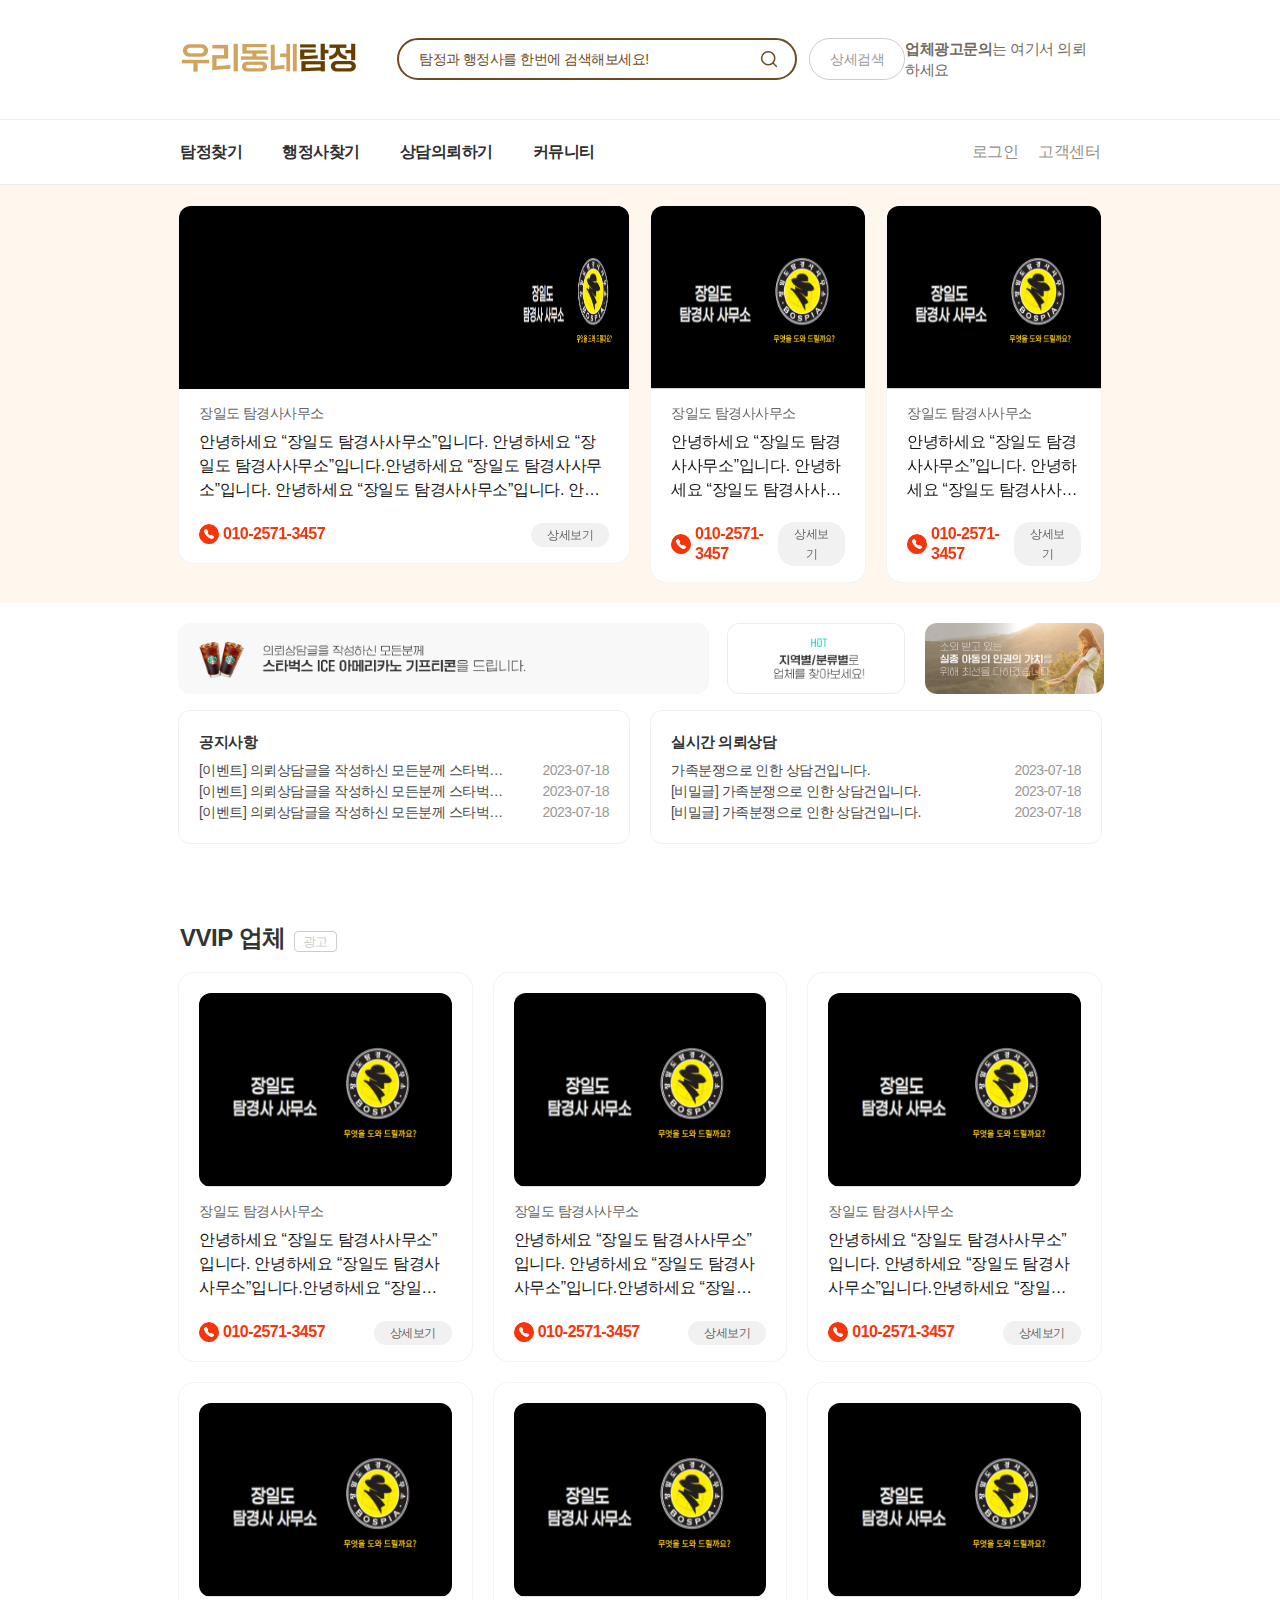
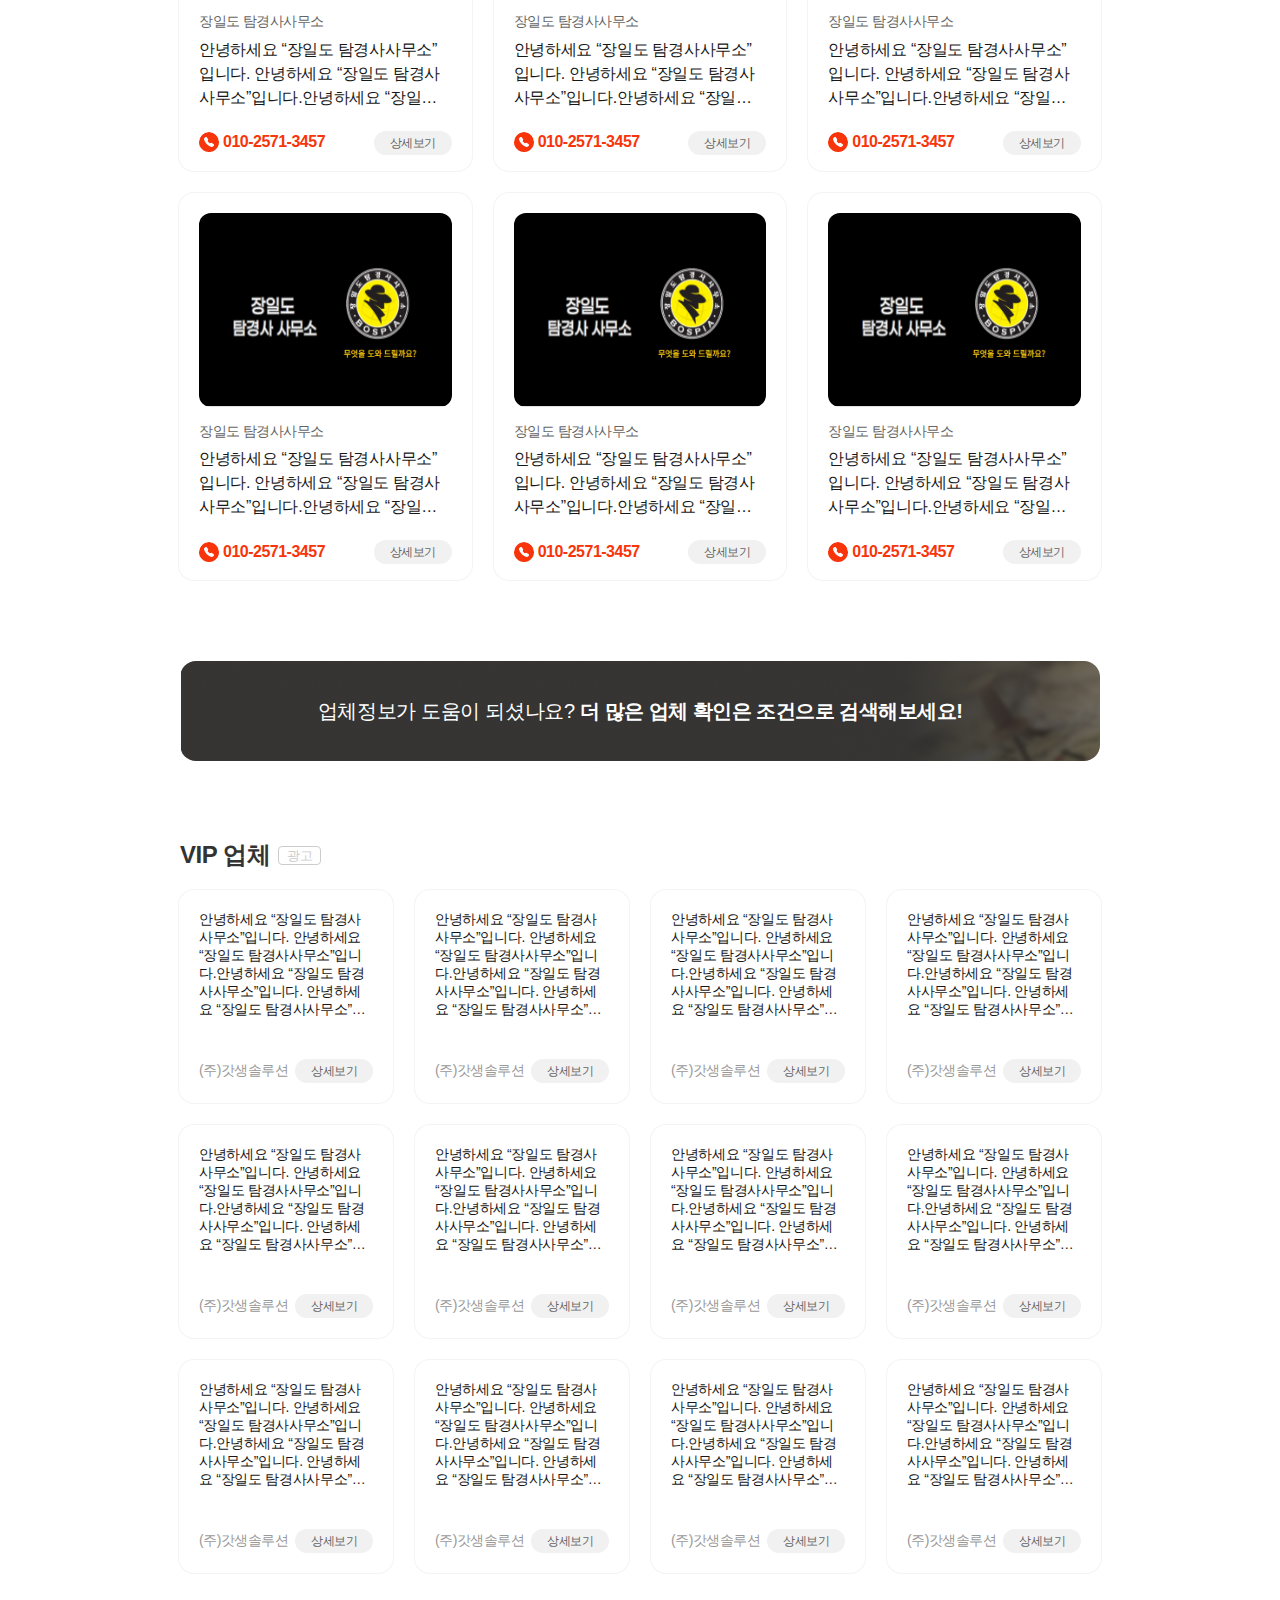
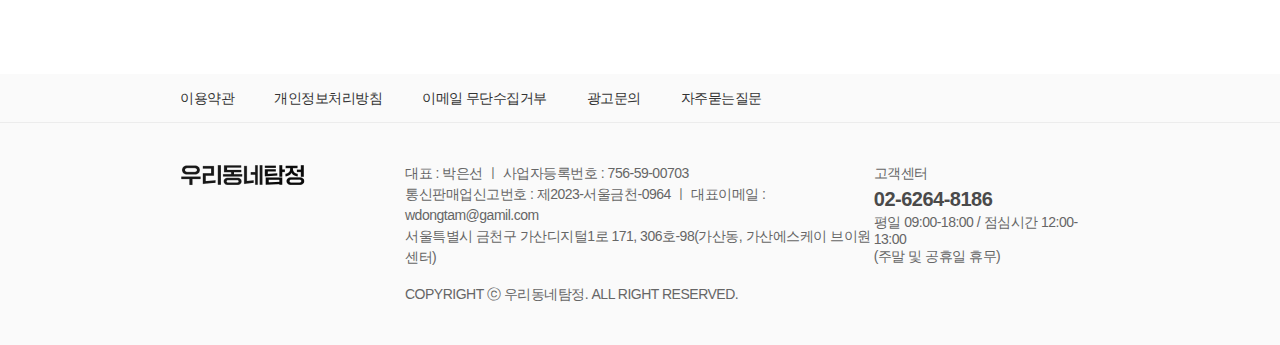
<file: assets/index.html>
<!DOCTYPE html>
<html lang="en">

<head>
    <meta charset="UTF-8">
    <meta http-equiv="X-UA-Compatible" content="IE=edge">
    <meta name="viewport" content="width=device-width, initial-scale=1">

    <meta name=”format-detection” content=”no” />
    <meta property="og:url" content="">
    <meta property="og:title" content="">
    <meta property="og:type" content="">
    <meta property="og:image" content="">
    <meta property="og:description" content="">
    <meta name="title" content="">
    <meta name="Subject" content="">
    <meta name="keywords" content="">
    <meta name="Descript-xion" content="">
    <meta name="Description" content="">

    <link rel="icon" href="" type="image/x-icon" sizes="16x16">
    <link rel="stylesheet" href="css/styles.css">

    <title>우리동네탐정</title>
</head>

<body>
    <div class="wrap">
        <header id="header" class="header">
            <!-- mobile header -->
            <div class="header_wrap mo">
                <div class="header_top">
                    <a href="index.html">
                        <img src="img/logo.png" alt="">
                    </a>
                    <button type="button" data-bs-toggle="offcanvas" data-bs-target="#offcanvasRight"
                        aria-controls="offcanvasRight">
                        <i class="i i_menu"></i>
                    </button>
                </div>
                <div class="header_bottom">
                    <div class="header_input">
                        <input type="text" placeholder="탐정과 행정사를 한번에 검색해보세요!">
                        <button type="button">
                            <i class="i i_search"></i>
                        </button>
                    </div>
                </div>
            </div>

            <!-- pc header -->
            <div class="header_wrap pc">
                <div class="header_top">
                    <div class="container">
                        <div class="header_l">
                            <a href="index.html">
                                <img src="img/logo.png" alt="">
                            </a>
                            <div class="header_input">
                                <input type="text" placeholder="탐정과 행정사를 한번에 검색해보세요!">
                                <button type="button">
                                    <i class="i i_search"></i>
                                </button>
                            </div>
                            <div class="search_group">
                                <button type="button" class="header_search">상세검색</button>
                                <div class="search_box">
                                    <div class="row">
                                        <div class="col-8">
                                            <h2>지역별<button type="button" class="btn_right"></button></h2>
                                            <ul>
                                                <li>
                                                    <a href="#">전체</a>
                                                </li>
                                                <li>
                                                    <a href="#">서울</a>
                                                </li>
                                                <li>
                                                    <a href="#">경기</a>
                                                </li>
                                                <li>
                                                    <a href="#">인천</a>
                                                </li>
                                                <li>
                                                    <a href="#">대전</a>
                                                </li>
                                                <li>
                                                    <a href="#">대구</a>
                                                </li>
                                                <li>
                                                    <a href="#">부산</a>
                                                </li>
                                                <li>
                                                    <a href="#">광주</a>
                                                </li>
                                                <li>
                                                    <a href="#">울산</a>
                                                </li>
                                                <li>
                                                    <a href="#">세종</a>
                                                </li>
                                                <li>
                                                    <a href="#">강원</a>
                                                </li>
                                                <li>
                                                    <a href="#">충북</a>
                                                </li>
                                                <li>
                                                    <a href="#">충남</a>
                                                </li>
                                                <li>
                                                    <a href="#">전북</a>
                                                </li>
                                                <li>
                                                    <a href="#">전남</a>
                                                </li>
                                                <li>
                                                    <a href="#">경북</a>
                                                </li>
                                                <li>
                                                    <a href="#">경남</a>
                                                </li>
                                                <li>
                                                    <a href="#">제주</a>
                                                </li>
                                            </ul>
                                        </div>
                                        <div class="col-4">
                                            <h2>지역별<button type="button" class="btn_right"></button></h2>
                                            <ul>
                                                <li>
                                                    <a href="#">탐정</a>
                                                </li>
                                                <li>
                                                    <a href="#">행정사</a>
                                                </li>
                                                <li>
                                                    <a href="#">디지털업체</a>
                                                </li>
                                            </ul>
                                        </div>
                                    </div>
                                </div>
                            </div>

                        </div>
                        <div class="header_r">
                            <a href="#"><b>업체광고문의</b>는 여기서 의뢰하세요</a>
                        </div>
                    </div>
                </div>
                <div class="header_bottom">
                    <div class="container">
                        <div class="header_l">
                            <ul>
                                <li>
                                    <a href="#">탐정찾기</a>
                                </li>
                                <li>
                                    <a href="#">행정사찾기</a>
                                </li>
                                <li>
                                    <a href="#">상담의뢰하기</a>
                                </li>
                                <li>
                                    <a href="#">커뮤니티</a>
                                </li>
                            </ul>
                        </div>
                        <div class="header_r">
                            <ul>
                                <li>
                                    <a href="#">로그인</a>
                                </li>
                                <li>
                                    <a href="#">고객센터</a>
                                </li>
                            </ul>
                        </div>
                    </div>
                </div>
            </div>
        </header>

        <!-- s:모바일 메뉴 -->
        <div class="offcanvas offcanvas-end" tabindex="-1" id="offcanvasRight" aria-labelledby="offcanvasRightLabel">
            <div class="offcanvas-header">
                <h5>전체메뉴</h5>
                <ul>
                    <li>
                        <a href="#">로그인</a>
                    </li>
                    <li>
                        <button type="button" class="btn-close" data-bs-dismiss="offcanvas" aria-label="Close"></button>
                    </li>
                </ul>
            </div>
            <div class="offcanvas-body">
                <div class="offcanvas_banner">
                    <img src="img/sample/sample_06.png" alt="">
                </div>
                <div class="menu">
                    <h2>업체가 고민이라면 지금</h2>
                    <ul>
                        <li>
                            <a href="#">
                                <dl>
                                    <dt>
                                        <img src="img/icon/i_detective.png" alt="">
                                    </dt>
                                    <dd>탐정찾기</dd>
                                </dl>
                            </a>
                        </li>
                        <li>
                            <a href="#">
                                <dl>
                                    <dt>
                                        <img src="img/icon/i_secretary.png" alt="">
                                    </dt>
                                    <dd>행정사찾기</dd>
                                </dl>
                            </a>
                        </li>
                        <li>
                            <a href="#">
                                <dl>
                                    <dt>
                                        <img src="img/icon/i_chat_2.png" alt="">
                                    </dt>
                                    <dd>상담의뢰</dd>
                                </dl>
                            </a>
                        </li>
                    </ul>
                </div>
                <div class="notice">
                    <ul>
                        <li>공지사항</li>
                        <li>의뢰상담글을 작성하진 모든분께 스타벅스 아메리카노</li>
                        <li>
                            <button type="button">
                                <img src="img/icon/i_chevron_right_w.png" alt="">
                            </button>
                        </li>
                    </ul>
                </div>
            </div>
        </div>

        <main class="mo">
            <section class="section_01">
                <div class="swiper mainSwiper01">
                    <div class="swiper-wrapper">
                        <div class="swiper-slide">
                            <div class="box">
                                <div class="img video">
                                    <iframe width="100%" height="174" src="https://www.youtube.com/embed/T23aDy4g5NQ"
                                        title="YouTube video player" frameborder="0"
                                        allow="accelerometer; autoplay; clipboard-write; encrypted-media; gyroscope; picture-in-picture; web-share"
                                        allowfullscreen></iframe>
                                </div>
                                <div class="box_info">
                                    <h6>장일도 탐경사사무소</h6>
                                    <p>안녕하세요 “장일도 탐경사사무소”입니다. 안녕하세요 “장일도 탐경사사무소”입니다.안녕하세요 “장일도 탐경사사무소”입니다. 안녕하세요 “장일도
                                        탐경사사무소”입니다. 안녕하세요 “장일도 탐경사사무소”입니다.안녕하세요 “장일도 탐경사사무소”입니다. </p>
                                    <ul>
                                        <li>
                                            <a href="#">
                                                <img src="img/icon/i_call.png" alt="">
                                                010-2571-3457
                                            </a>
                                        </li>
                                        <li>
                                            <button type="button">상세보기</button>
                                        </li>
                                    </ul>
                                </div>
                            </div>
                        </div>
                        <div class="swiper-slide">
                            <div class="box">
                                <div class="img">
                                    <img src="img/sample/sample_01.png" alt="">
                                </div>

                                <div class="box_info">
                                    <h6>장일도 탐경사사무소</h6>
                                    <p>안녕하세요 “장일도 탐경사사무소”입니다. 안녕하세요 “장일도 탐경사사무소”입니다.안녕하세요 “장일도 탐경사사무소”입니다. 안녕하세요 “장일도
                                        탐경사사무소”입니다. 안녕하세요 “장일도 탐경사사무소”입니다.안녕하세요 “장일도 탐경사사무소”입니다. </p>
                                    <ul>
                                        <li>
                                            <a href="#">
                                                <img src="img/icon/i_call.png" alt="">
                                                010-2571-3457
                                            </a>
                                        </li>
                                        <li>
                                            <button type="button">상세보기</button>
                                        </li>
                                    </ul>
                                </div>
                            </div>
                        </div>
                        <div class="swiper-slide">
                            <div class="box">
                                <img src="img/sample/sample_01.png" alt="">
                                <div class="box_info">
                                    <h6>장일도 탐경사사무소</h6>
                                    <p>안녕하세요 “장일도 탐경사사무소”입니다. 안녕하세요 “장일도 탐경사사무소”입니다.안녕하세요 “장일도 탐경사사무소”입니다. 안녕하세요 “장일도
                                        탐경사사무소”입니다. 안녕하세요 “장일도 탐경사사무소”입니다.안녕하세요 “장일도 탐경사사무소”입니다. </p>
                                    <ul>
                                        <li>
                                            <a href="#">
                                                <img src="img/icon/i_call.png" alt="">
                                                010-2571-3457
                                            </a>
                                        </li>
                                        <li>
                                            <button type="button">상세보기</button>
                                        </li>
                                    </ul>
                                </div>
                            </div>
                        </div>
                    </div>
                    <div class="swiper-scrollbar"></div>
                </div>
            </section>

            <section class="section_02">
                <h1>우리동네탐정에서 탐정과<br>행정사를 한번에 검색해보세요.</h1>
                <div class="swiper mainSwiper02">
                    <div class="swiper-wrapper">
                        <div class="swiper-slide">
                            <a href="javascript:void(0);">
                                <img src="img/sample/sample_02.png" alt="">
                            </a>
                        </div>
                        <div class="swiper-slide">
                            <a href="javascript:void(0);">
                                <img src="img/sample/sample_03.png" alt="">
                            </a>
                        </div>
                        <div class="swiper-slide">
                            <a href="javascript:void(0);">
                                <img src="img/sample/sample_04.png" alt="">
                            </a>
                        </div>
                    </div>
                </div>
            </section>

            <section class="section_03">
                <h1>실시간 의뢰상담</h1>
                <div class="real_time_box">
                    <ul class="real_time_list">
                        <li>
                            <div class="real_time_item">
                                <p>가족분쟁으로 인한 상담건입니다.</p>
                                <ul>
                                    <li>김*우</li>
                                    <li>2023-07-18</li>
                                </ul>
                            </div>
                        </li>
                        <li>
                            <div class="real_time_item">
                                <p>[비밀글] 강아지를 찾고 싶은데, 잃어버린 곳은 서울 구로구 근처쯤인데요.</p>
                                <ul>
                                    <li>김*우</li>
                                    <li>2023-07-18</li>
                                </ul>
                            </div>
                        </li>
                        <li>
                            <div class="real_time_item">
                                <p>가족분쟁으로 인한 상담건입니다.</p>
                                <ul>
                                    <li>김*우</li>
                                    <li>2023-07-18</li>
                                </ul>
                            </div>
                        </li>
                        <li>
                            <div class="real_time_item">
                                <p>가족분쟁으로 인한 상담건입니다.</p>
                                <ul>
                                    <li>김*우</li>
                                    <li>2023-07-18</li>
                                </ul>
                            </div>
                        </li>
                        <li>
                            <div class="real_time_item">
                                <p>가족분쟁으로 인한 상담건입니다.</p>
                                <ul>
                                    <li>김*우</li>
                                    <li>2023-07-18</li>
                                </ul>
                            </div>
                        </li>
                    </ul>
                </div>
            </section>

            <section class="section_04">
                <h1>VVIP 업체<span>광고</span></h1>
                <div class="swiper mainSwiper03">
                    <div class="swiper-wrapper">
                        <div class="swiper-slide">
                            <div class="box">
                                <div class="img">
                                    <img src="img/sample/sample_01.png" alt="">
                                </div>
                                <div class="box_info">
                                    <h6>장일도 탐경사사무소</h6>
                                    <p>안녕하세요 “장일도 탐경사사무소”입니다. 안녕하세요 “장일도 탐경사사무소”입니다.안녕하세요 “장일도 탐경사사무소”입니다. 안녕하세요 “장일도
                                        탐경사사무소”입니다. 안녕하세요 “장일도 탐경사사무소”입니다.안녕하세요 “장일도 탐경사사무소”입니다. </p>
                                    <ul>
                                        <li>
                                            <a href="#">
                                                <img src="img/icon/i_call.png" alt="">
                                                010-2571-3457
                                            </a>
                                        </li>
                                        <li>
                                            <button type="button">상세보기</button>
                                        </li>
                                    </ul>
                                </div>
                            </div>
                        </div>
                        <div class="swiper-slide">
                            <div class="box">
                                <div class="img">
                                    <img src="img/sample/sample_01.png" alt="">
                                </div>
                                <div class="box_info">
                                    <h6>장일도 탐경사사무소</h6>
                                    <p>안녕하세요 “장일도 탐경사사무소”입니다. 안녕하세요 “장일도 탐경사사무소”입니다.안녕하세요 “장일도 탐경사사무소”입니다. 안녕하세요 “장일도
                                        탐경사사무소”입니다. 안녕하세요 “장일도 탐경사사무소”입니다.안녕하세요 “장일도 탐경사사무소”입니다. </p>
                                    <ul>
                                        <li>
                                            <a href="#">
                                                <img src="img/icon/i_call.png" alt="">
                                                010-2571-3457
                                            </a>
                                        </li>
                                        <li>
                                            <button type="button">상세보기</button>
                                        </li>
                                    </ul>
                                </div>
                            </div>
                        </div>
                        <div class="swiper-slide">
                            <div class="box">
                                <div class="img">
                                    <img src="img/sample/sample_01.png" alt="">
                                </div>
                                <div class="box_info">
                                    <h6>장일도 탐경사사무소</h6>
                                    <p>안녕하세요 “장일도 탐경사사무소”입니다. 안녕하세요 “장일도 탐경사사무소”입니다.안녕하세요 “장일도 탐경사사무소”입니다. 안녕하세요 “장일도
                                        탐경사사무소”입니다. 안녕하세요 “장일도 탐경사사무소”입니다.안녕하세요 “장일도 탐경사사무소”입니다. </p>
                                    <ul>
                                        <li>
                                            <a href="#">
                                                <img src="img/icon/i_call.png" alt="">
                                                010-2571-3457
                                            </a>
                                        </li>
                                        <li>
                                            <button type="button">상세보기</button>
                                        </li>
                                    </ul>
                                </div>
                            </div>
                        </div>
                        <div class="swiper-slide">
                            <div class="box">
                                <div class="img">
                                    <img src="img/sample/sample_01.png" alt="">
                                </div>
                                <div class="box_info">
                                    <h6>장일도 탐경사사무소</h6>
                                    <p>안녕하세요 “장일도 탐경사사무소”입니다. 안녕하세요 “장일도 탐경사사무소”입니다.안녕하세요 “장일도 탐경사사무소”입니다. 안녕하세요 “장일도
                                        탐경사사무소”입니다. 안녕하세요 “장일도 탐경사사무소”입니다.안녕하세요 “장일도 탐경사사무소”입니다. </p>
                                    <ul>
                                        <li>
                                            <a href="#">
                                                <img src="img/icon/i_call.png" alt="">
                                                010-2571-3457
                                            </a>
                                        </li>
                                        <li>
                                            <button type="button">상세보기</button>
                                        </li>
                                    </ul>
                                </div>
                            </div>
                        </div>
                    </div>
                </div>
            </section>

            <section class="banner banner_01">
                <a class="banner_wrap">
                    <h2>업체정보가 도움이 되셨나요?<br><b>더 많은 업체 확인은 조건으로 검색해보세요!</b></h2>
                </a>
            </section>

            <section class="section_05">
                <h1>VIP 업체<span>광고</span></h1>
                <div class="swiper mainSwiper04">
                    <div class="swiper-wrapper">
                        <div class="swiper-slide">
                            <div class="box type2">
                                <div class="box_info">
                                    <p>안녕하세요 “장일도 탐경사사무소”입니다. 안녕하세요 “장일도 탐경사사무소”입니다.안녕하세요 “장일도 탐경사사무소”입니다. 안녕하세요 “장일도
                                        탐경사사무소”입니다. 안녕하세요 “장일도 탐경사사무소”입니다.안녕하세요 “장일도 탐경사사무소”입니다. </p>
                                    <ul>
                                        <li>
                                            (주)갓생솔루션
                                        </li>
                                        <li>
                                            <button type="button">상세보기</button>
                                        </li>
                                    </ul>
                                </div>
                            </div>
                        </div>
                        <div class="swiper-slide">
                            <div class="box type2">
                                <div class="box_info">
                                    <p>안녕하세요 “장일도 탐경사사무소”입니다. 안녕하세요 “장일도 탐경사사무소”입니다.안녕하세요 “장일도 탐경사사무소”입니다. 안녕하세요 “장일도
                                        탐경사사무소”입니다. 안녕하세요 “장일도 탐경사사무소”입니다.안녕하세요 “장일도 탐경사사무소”입니다. </p>
                                    <ul>
                                        <li>
                                            (주)갓생솔루션
                                        </li>
                                        <li>
                                            <button type="button">상세보기</button>
                                        </li>
                                    </ul>
                                </div>
                            </div>
                        </div>
                        <div class="swiper-slide">
                            <div class="box type2">
                                <div class="box_info">
                                    <p>안녕하세요 “장일도 탐경사사무소”입니다. 안녕하세요 “장일도 탐경사사무소”입니다.안녕하세요 “장일도 탐경사사무소”입니다. 안녕하세요 “장일도
                                        탐경사사무소”입니다. 안녕하세요 “장일도 탐경사사무소”입니다.안녕하세요 “장일도 탐경사사무소”입니다. </p>
                                    <ul>
                                        <li>
                                            (주)갓생솔루션
                                        </li>
                                        <li>
                                            <button type="button">상세보기</button>
                                        </li>
                                    </ul>
                                </div>
                            </div>
                        </div>
                        <div class="swiper-slide">
                            <div class="box type2">
                                <div class="box_info">
                                    <p>안녕하세요 “장일도 탐경사사무소”입니다. 안녕하세요 “장일도 탐경사사무소”입니다.안녕하세요 “장일도 탐경사사무소”입니다. 안녕하세요 “장일도
                                        탐경사사무소”입니다. 안녕하세요 “장일도 탐경사사무소”입니다.안녕하세요 “장일도 탐경사사무소”입니다. </p>
                                    <ul>
                                        <li>
                                            (주)갓생솔루션
                                        </li>
                                        <li>
                                            <button type="button">상세보기</button>
                                        </li>
                                    </ul>
                                </div>
                            </div>
                        </div>
                        <div class="swiper-slide">
                            <div class="box type2">
                                <div class="box_info">
                                    <p>안녕하세요 “장일도 탐경사사무소”입니다. 안녕하세요 “장일도 탐경사사무소”입니다.안녕하세요 “장일도 탐경사사무소”입니다. 안녕하세요 “장일도
                                        탐경사사무소”입니다. 안녕하세요 “장일도 탐경사사무소”입니다.안녕하세요 “장일도 탐경사사무소”입니다. </p>
                                    <ul>
                                        <li>
                                            (주)갓생솔루션
                                        </li>
                                        <li>
                                            <button type="button">상세보기</button>
                                        </li>
                                    </ul>
                                </div>
                            </div>
                        </div>
                        <div class="swiper-slide">
                            <div class="box type2">
                                <div class="box_info">
                                    <p>안녕하세요 “장일도 탐경사사무소”입니다. 안녕하세요 “장일도 탐경사사무소”입니다.안녕하세요 “장일도 탐경사사무소”입니다. 안녕하세요 “장일도
                                        탐경사사무소”입니다. 안녕하세요 “장일도 탐경사사무소”입니다.안녕하세요 “장일도 탐경사사무소”입니다. </p>
                                    <ul>
                                        <li>
                                            (주)갓생솔루션
                                        </li>
                                        <li>
                                            <button type="button">상세보기</button>
                                        </li>
                                    </ul>
                                </div>
                            </div>
                        </div>
                        <div class="swiper-slide">
                            <div class="box type2">
                                <div class="box_info">
                                    <p>안녕하세요 “장일도 탐경사사무소”입니다. 안녕하세요 “장일도 탐경사사무소”입니다.안녕하세요 “장일도 탐경사사무소”입니다. 안녕하세요 “장일도
                                        탐경사사무소”입니다. 안녕하세요 “장일도 탐경사사무소”입니다.안녕하세요 “장일도 탐경사사무소”입니다. </p>
                                    <ul>
                                        <li>
                                            (주)갓생솔루션
                                        </li>
                                        <li>
                                            <button type="button">상세보기</button>
                                        </li>
                                    </ul>
                                </div>
                            </div>
                        </div>
                        <div class="swiper-slide">
                            <div class="box type2">
                                <div class="box_info">
                                    <p>안녕하세요 “장일도 탐경사사무소”입니다. 안녕하세요 “장일도 탐경사사무소”입니다.안녕하세요 “장일도 탐경사사무소”입니다. 안녕하세요 “장일도
                                        탐경사사무소”입니다. 안녕하세요 “장일도 탐경사사무소”입니다.안녕하세요 “장일도 탐경사사무소”입니다. </p>
                                    <ul>
                                        <li>
                                            (주)갓생솔루션
                                        </li>
                                        <li>
                                            <button type="button">상세보기</button>
                                        </li>
                                    </ul>
                                </div>
                            </div>
                        </div>

                        <div class="swiper-slide">
                            <div class="box type2">
                                <div class="box_info">
                                    <p>안녕하세요 “장일도 탐경사사무소”입니다. 안녕하세요 “장일도 탐경사사무소”입니다.안녕하세요 “장일도 탐경사사무소”입니다. 안녕하세요 “장일도
                                        탐경사사무소”입니다. 안녕하세요 “장일도 탐경사사무소”입니다.안녕하세요 “장일도 탐경사사무소”입니다. </p>
                                    <ul>
                                        <li>
                                            (주)갓생솔루션
                                        </li>
                                        <li>
                                            <button type="button">상세보기</button>
                                        </li>
                                    </ul>
                                </div>
                            </div>
                        </div>
                    </div>
                </div>
            </section>
        </main>

        <main class="pc">
            <section class="section_01">
                <div class="container">
                    <div class="row">
                        <div class="col-6">
                            <div class="box">
                                <div class="img video">
                                    <iframe width="328" height="182" src="https://www.youtube.com/embed/T23aDy4g5NQ"
                                        title="YouTube video player" frameborder="0"
                                        allow="accelerometer; autoplay; clipboard-write; encrypted-media; gyroscope; picture-in-picture; web-share"
                                        allowfullscreen></iframe>
                                    <img src="img/sample/sample_01.png" alt="">
                                </div>
                                <div class="box_info">
                                    <h6>장일도 탐경사사무소</h6>
                                    <p>안녕하세요 “장일도 탐경사사무소”입니다. 안녕하세요 “장일도 탐경사사무소”입니다.안녕하세요 “장일도 탐경사사무소”입니다. 안녕하세요 “장일도
                                        탐경사사무소”입니다. 안녕하세요 “장일도 탐경사사무소”입니다.안녕하세요 “장일도 탐경사사무소”입니다. </p>
                                    <ul>
                                        <li>
                                            <a href="#">
                                                <img src="img/icon/i_call.png" alt="">
                                                010-2571-3457
                                            </a>
                                        </li>
                                        <li>
                                            <button type="button">상세보기</button>
                                        </li>
                                    </ul>
                                </div>
                            </div>
                        </div>
                        <div class="col-3">
                            <div class="box">
                                <div class="img">
                                    <img src="img/sample/sample_01.png" alt="">
                                </div>
                                <div class="box_info">
                                    <h6>장일도 탐경사사무소</h6>
                                    <p>안녕하세요 “장일도 탐경사사무소”입니다. 안녕하세요 “장일도 탐경사사무소”입니다.안녕하세요 “장일도 탐경사사무소”입니다. 안녕하세요 “장일도
                                        탐경사사무소”입니다. 안녕하세요 “장일도 탐경사사무소”입니다.안녕하세요 “장일도 탐경사사무소”입니다. </p>
                                    <ul>
                                        <li>
                                            <a href="#">
                                                <img src="img/icon/i_call.png" alt="">
                                                010-2571-3457
                                            </a>
                                        </li>
                                        <li>
                                            <button type="button">상세보기</button>
                                        </li>
                                    </ul>
                                </div>
                            </div>
                        </div>
                        <div class="col-3">
                            <div class="box">
                                <div class="img">
                                    <img src="img/sample/sample_01.png" alt="">
                                </div>
                                <div class="box_info">
                                    <h6>장일도 탐경사사무소</h6>
                                    <p>안녕하세요 “장일도 탐경사사무소”입니다. 안녕하세요 “장일도 탐경사사무소”입니다.안녕하세요 “장일도 탐경사사무소”입니다. 안녕하세요 “장일도
                                        탐경사사무소”입니다. 안녕하세요 “장일도 탐경사사무소”입니다.안녕하세요 “장일도 탐경사사무소”입니다. </p>
                                    <ul>
                                        <li>
                                            <a href="#">
                                                <img src="img/icon/i_call.png" alt="">
                                                010-2571-3457
                                            </a>
                                        </li>
                                        <li>
                                            <button type="button">상세보기</button>
                                        </li>
                                    </ul>
                                </div>
                            </div>
                        </div>
                    </div>
                </div>
            </section>

            <section class="section_02">
                <div class="container">
                    <div class="row mb-3">
                        <div class="col-7">
                            <img src="img/sample/sample_08.png" alt="">
                        </div>
                        <div class="col-5">
                            <div class="row">
                                <div class="col-6">
                                    <img src="img/sample/sample_09.png" alt="">
                                </div>
                                <div class="col-6">
                                    <img src="img/sample/sample_10.png" alt="">
                                </div>
                            </div>
                        </div>
                    </div>
                    <div class="row">
                        <div class="col-6">
                            <div class="main_box">
                                <h1>공지사항</h1>
                                <ul>
                                    <li>
                                        <dl>
                                            <dt>[이벤트] 의뢰상담글을 작성하신 모든분께 스타벅스 ICE 아메리카노 기프티콘을 드립니다.</dt>
                                            <dd>2023-07-18</dd>
                                        </dl>
                                    </li>
                                    <li>
                                        <dl>
                                            <dt>[이벤트] 의뢰상담글을 작성하신 모든분께 스타벅스 ICE 아메리카노 기프티콘을 드립니다.</dt>
                                            <dd>2023-07-18</dd>
                                        </dl>
                                    </li>
                                    <li>
                                        <dl>
                                            <dt>[이벤트] 의뢰상담글을 작성하신 모든분께 스타벅스 ICE 아메리카노 기프티콘을 드립니다.</dt>
                                            <dd>2023-07-18</dd>
                                        </dl>
                                    </li>
                                </ul>
                            </div>
                        </div>
                        <div class="col-6">
                            <div class="main_box">
                                <h1>실시간 의뢰상담</h1>
                                <div class="pc_real_time_box">
                                    <ul class="pc_real_time_list">
                                        <li>
                                            <dl>
                                                <dt>가족분쟁으로 인한 상담건입니다.</dt>
                                                <dd>2023-07-18</dd>
                                            </dl>
                                        </li>
                                        <li>
                                            <dl>
                                                <dt>[비밀글] 가족분쟁으로 인한 상담건입니다.</dt>
                                                <dd>2023-07-18</dd>
                                            </dl>
                                        </li>
                                        <li>
                                            <dl>
                                                <dt>[비밀글] 가족분쟁으로 인한 상담건입니다.</dt>
                                                <dd>2023-07-18</dd>
                                            </dl>
                                        </li>
                                    </ul>
                                </div>
                            </div>
                        </div>
                    </div>
                </div>
            </section>

            <section class="section_03">
                <div class="container">
                    <h1 class="title">VVIP 업체<span>광고</span></h1>
                    <div class="row">
                        <div class="col-4">
                            <div class="box">
                                <div class="img">
                                    <img src="img/sample/sample_01.png" alt="">
                                </div>
                                <div class="box_info">
                                    <h6>장일도 탐경사사무소</h6>
                                    <p>안녕하세요 “장일도 탐경사사무소”입니다. 안녕하세요 “장일도 탐경사사무소”입니다.안녕하세요 “장일도 탐경사사무소”입니다. 안녕하세요 “장일도
                                        탐경사사무소”입니다. 안녕하세요 “장일도 탐경사사무소”입니다.안녕하세요 “장일도 탐경사사무소”입니다. </p>
                                    <ul>
                                        <li>
                                            <a href="#">
                                                <img src="img/icon/i_call.png" alt="">
                                                010-2571-3457
                                            </a>
                                        </li>
                                        <li>
                                            <button type="button">상세보기</button>
                                        </li>
                                    </ul>
                                </div>
                            </div>
                        </div>
                        <div class="col-4">
                            <div class="box">
                                <div class="img">
                                    <img src="img/sample/sample_01.png" alt="">
                                </div>
                                <div class="box_info">
                                    <h6>장일도 탐경사사무소</h6>
                                    <p>안녕하세요 “장일도 탐경사사무소”입니다. 안녕하세요 “장일도 탐경사사무소”입니다.안녕하세요 “장일도 탐경사사무소”입니다. 안녕하세요 “장일도
                                        탐경사사무소”입니다. 안녕하세요 “장일도 탐경사사무소”입니다.안녕하세요 “장일도 탐경사사무소”입니다. </p>
                                    <ul>
                                        <li>
                                            <a href="#">
                                                <img src="img/icon/i_call.png" alt="">
                                                010-2571-3457
                                            </a>
                                        </li>
                                        <li>
                                            <button type="button">상세보기</button>
                                        </li>
                                    </ul>
                                </div>
                            </div>
                        </div>
                        <div class="col-4">
                            <div class="box">
                                <div class="img">
                                    <img src="img/sample/sample_01.png" alt="">
                                </div>
                                <div class="box_info">
                                    <h6>장일도 탐경사사무소</h6>
                                    <p>안녕하세요 “장일도 탐경사사무소”입니다. 안녕하세요 “장일도 탐경사사무소”입니다.안녕하세요 “장일도 탐경사사무소”입니다. 안녕하세요 “장일도
                                        탐경사사무소”입니다. 안녕하세요 “장일도 탐경사사무소”입니다.안녕하세요 “장일도 탐경사사무소”입니다. </p>
                                    <ul>
                                        <li>
                                            <a href="#">
                                                <img src="img/icon/i_call.png" alt="">
                                                010-2571-3457
                                            </a>
                                        </li>
                                        <li>
                                            <button type="button">상세보기</button>
                                        </li>
                                    </ul>
                                </div>
                            </div>
                        </div>
                        <div class="col-4">
                            <div class="box">
                                <div class="img">
                                    <img src="img/sample/sample_01.png" alt="">
                                </div>
                                <div class="box_info">
                                    <h6>장일도 탐경사사무소</h6>
                                    <p>안녕하세요 “장일도 탐경사사무소”입니다. 안녕하세요 “장일도 탐경사사무소”입니다.안녕하세요 “장일도 탐경사사무소”입니다. 안녕하세요 “장일도
                                        탐경사사무소”입니다. 안녕하세요 “장일도 탐경사사무소”입니다.안녕하세요 “장일도 탐경사사무소”입니다. </p>
                                    <ul>
                                        <li>
                                            <a href="#">
                                                <img src="img/icon/i_call.png" alt="">
                                                010-2571-3457
                                            </a>
                                        </li>
                                        <li>
                                            <button type="button">상세보기</button>
                                        </li>
                                    </ul>
                                </div>
                            </div>
                        </div>
                        <div class="col-4">
                            <div class="box">
                                <div class="img">
                                    <img src="img/sample/sample_01.png" alt="">
                                </div>
                                <div class="box_info">
                                    <h6>장일도 탐경사사무소</h6>
                                    <p>안녕하세요 “장일도 탐경사사무소”입니다. 안녕하세요 “장일도 탐경사사무소”입니다.안녕하세요 “장일도 탐경사사무소”입니다. 안녕하세요 “장일도
                                        탐경사사무소”입니다. 안녕하세요 “장일도 탐경사사무소”입니다.안녕하세요 “장일도 탐경사사무소”입니다. </p>
                                    <ul>
                                        <li>
                                            <a href="#">
                                                <img src="img/icon/i_call.png" alt="">
                                                010-2571-3457
                                            </a>
                                        </li>
                                        <li>
                                            <button type="button">상세보기</button>
                                        </li>
                                    </ul>
                                </div>
                            </div>
                        </div>
                        <div class="col-4">
                            <div class="box">
                                <div class="img">
                                    <img src="img/sample/sample_01.png" alt="">
                                </div>
                                <div class="box_info">
                                    <h6>장일도 탐경사사무소</h6>
                                    <p>안녕하세요 “장일도 탐경사사무소”입니다. 안녕하세요 “장일도 탐경사사무소”입니다.안녕하세요 “장일도 탐경사사무소”입니다. 안녕하세요 “장일도
                                        탐경사사무소”입니다. 안녕하세요 “장일도 탐경사사무소”입니다.안녕하세요 “장일도 탐경사사무소”입니다. </p>
                                    <ul>
                                        <li>
                                            <a href="#">
                                                <img src="img/icon/i_call.png" alt="">
                                                010-2571-3457
                                            </a>
                                        </li>
                                        <li>
                                            <button type="button">상세보기</button>
                                        </li>
                                    </ul>
                                </div>
                            </div>
                        </div>
                        <div class="col-4">
                            <div class="box">
                                <div class="img">
                                    <img src="img/sample/sample_01.png" alt="">
                                </div>
                                <div class="box_info">
                                    <h6>장일도 탐경사사무소</h6>
                                    <p>안녕하세요 “장일도 탐경사사무소”입니다. 안녕하세요 “장일도 탐경사사무소”입니다.안녕하세요 “장일도 탐경사사무소”입니다. 안녕하세요 “장일도
                                        탐경사사무소”입니다. 안녕하세요 “장일도 탐경사사무소”입니다.안녕하세요 “장일도 탐경사사무소”입니다. </p>
                                    <ul>
                                        <li>
                                            <a href="#">
                                                <img src="img/icon/i_call.png" alt="">
                                                010-2571-3457
                                            </a>
                                        </li>
                                        <li>
                                            <button type="button">상세보기</button>
                                        </li>
                                    </ul>
                                </div>
                            </div>
                        </div>
                        <div class="col-4">
                            <div class="box">
                                <div class="img">
                                    <img src="img/sample/sample_01.png" alt="">
                                </div>
                                <div class="box_info">
                                    <h6>장일도 탐경사사무소</h6>
                                    <p>안녕하세요 “장일도 탐경사사무소”입니다. 안녕하세요 “장일도 탐경사사무소”입니다.안녕하세요 “장일도 탐경사사무소”입니다. 안녕하세요 “장일도
                                        탐경사사무소”입니다. 안녕하세요 “장일도 탐경사사무소”입니다.안녕하세요 “장일도 탐경사사무소”입니다. </p>
                                    <ul>
                                        <li>
                                            <a href="#">
                                                <img src="img/icon/i_call.png" alt="">
                                                010-2571-3457
                                            </a>
                                        </li>
                                        <li>
                                            <button type="button">상세보기</button>
                                        </li>
                                    </ul>
                                </div>
                            </div>
                        </div>
                        <div class="col-4">
                            <div class="box">
                                <div class="img">
                                    <img src="img/sample/sample_01.png" alt="">
                                </div>
                                <div class="box_info">
                                    <h6>장일도 탐경사사무소</h6>
                                    <p>안녕하세요 “장일도 탐경사사무소”입니다. 안녕하세요 “장일도 탐경사사무소”입니다.안녕하세요 “장일도 탐경사사무소”입니다. 안녕하세요 “장일도
                                        탐경사사무소”입니다. 안녕하세요 “장일도 탐경사사무소”입니다.안녕하세요 “장일도 탐경사사무소”입니다. </p>
                                    <ul>
                                        <li>
                                            <a href="#">
                                                <img src="img/icon/i_call.png" alt="">
                                                010-2571-3457
                                            </a>
                                        </li>
                                        <li>
                                            <button type="button">상세보기</button>
                                        </li>
                                    </ul>
                                </div>
                            </div>
                        </div>
                    </div>
                </div>
            </section>

            <section>
                <div class="container">
                    <a href="#" class="banner banner_01">
                        <h2>업체정보가 도움이 되셨나요? <b>더 많은 업체 확인은 조건으로 검색해보세요!</b></h2>
                    </a>
                </div>

            </section>

            <section class="section_04">
                <div class="container">
                    <h1 class="title">VIP 업체<span>광고</span></h1>
                    <div class="row">
                        <div class="col-3">
                            <div class="box type2">
                                <div class="box_info">
                                    <p>안녕하세요 “장일도 탐경사사무소”입니다. 안녕하세요 “장일도 탐경사사무소”입니다.안녕하세요 “장일도 탐경사사무소”입니다. 안녕하세요 “장일도
                                        탐경사사무소”입니다. 안녕하세요 “장일도 탐경사사무소”녕하세요 “장일도 탐경사사무입니다.안녕하세요 “장일도 탐경사사무소”입니다. </p>
                                    <ul>
                                        <li>
                                            (주)갓생솔루션
                                        </li>
                                        <li>
                                            <button type="button">상세보기</button>
                                        </li>
                                    </ul>
                                </div>
                            </div>
                        </div>
                        <div class="col-3">
                            <div class="box type2">
                                <div class="box_info">
                                    <p>안녕하세요 “장일도 탐경사사무소”입니다. 안녕하세요 “장일도 탐경사사무소”입니다.안녕하세요 “장일도 탐경사사무소”입니다. 안녕하세요 “장일도
                                        탐경사사무소”입니다. 안녕하세요 “장일도 탐경사사무소”녕하세요 “장일도 탐경사사무입니다.안녕하세요 “장일도 탐경사사무소”입니다. </p>
                                    <ul>
                                        <li>
                                            (주)갓생솔루션
                                        </li>
                                        <li>
                                            <button type="button">상세보기</button>
                                        </li>
                                    </ul>
                                </div>
                            </div>
                        </div>
                        <div class="col-3">
                            <div class="box type2">
                                <div class="box_info">
                                    <p>안녕하세요 “장일도 탐경사사무소”입니다. 안녕하세요 “장일도 탐경사사무소”입니다.안녕하세요 “장일도 탐경사사무소”입니다. 안녕하세요 “장일도
                                        탐경사사무소”입니다. 안녕하세요 “장일도 탐경사사무소”녕하세요 “장일도 탐경사사무입니다.안녕하세요 “장일도 탐경사사무소”입니다. </p>
                                    <ul>
                                        <li>
                                            (주)갓생솔루션
                                        </li>
                                        <li>
                                            <button type="button">상세보기</button>
                                        </li>
                                    </ul>
                                </div>
                            </div>
                        </div>
                        <div class="col-3">
                            <div class="box type2">
                                <div class="box_info">
                                    <p>안녕하세요 “장일도 탐경사사무소”입니다. 안녕하세요 “장일도 탐경사사무소”입니다.안녕하세요 “장일도 탐경사사무소”입니다. 안녕하세요 “장일도
                                        탐경사사무소”입니다. 안녕하세요 “장일도 탐경사사무소”녕하세요 “장일도 탐경사사무입니다.안녕하세요 “장일도 탐경사사무소”입니다. </p>
                                    <ul>
                                        <li>
                                            (주)갓생솔루션
                                        </li>
                                        <li>
                                            <button type="button">상세보기</button>
                                        </li>
                                    </ul>
                                </div>
                            </div>
                        </div>
                        <div class="col-3">
                            <div class="box type2">
                                <div class="box_info">
                                    <p>안녕하세요 “장일도 탐경사사무소”입니다. 안녕하세요 “장일도 탐경사사무소”입니다.안녕하세요 “장일도 탐경사사무소”입니다. 안녕하세요 “장일도
                                        탐경사사무소”입니다. 안녕하세요 “장일도 탐경사사무소”녕하세요 “장일도 탐경사사무입니다.안녕하세요 “장일도 탐경사사무소”입니다. </p>
                                    <ul>
                                        <li>
                                            (주)갓생솔루션
                                        </li>
                                        <li>
                                            <button type="button">상세보기</button>
                                        </li>
                                    </ul>
                                </div>
                            </div>
                        </div>
                        <div class="col-3">
                            <div class="box type2">
                                <div class="box_info">
                                    <p>안녕하세요 “장일도 탐경사사무소”입니다. 안녕하세요 “장일도 탐경사사무소”입니다.안녕하세요 “장일도 탐경사사무소”입니다. 안녕하세요 “장일도
                                        탐경사사무소”입니다. 안녕하세요 “장일도 탐경사사무소”녕하세요 “장일도 탐경사사무입니다.안녕하세요 “장일도 탐경사사무소”입니다. </p>
                                    <ul>
                                        <li>
                                            (주)갓생솔루션
                                        </li>
                                        <li>
                                            <button type="button">상세보기</button>
                                        </li>
                                    </ul>
                                </div>
                            </div>
                        </div>
                        <div class="col-3">
                            <div class="box type2">
                                <div class="box_info">
                                    <p>안녕하세요 “장일도 탐경사사무소”입니다. 안녕하세요 “장일도 탐경사사무소”입니다.안녕하세요 “장일도 탐경사사무소”입니다. 안녕하세요 “장일도
                                        탐경사사무소”입니다. 안녕하세요 “장일도 탐경사사무소”녕하세요 “장일도 탐경사사무입니다.안녕하세요 “장일도 탐경사사무소”입니다. </p>
                                    <ul>
                                        <li>
                                            (주)갓생솔루션
                                        </li>
                                        <li>
                                            <button type="button">상세보기</button>
                                        </li>
                                    </ul>
                                </div>
                            </div>
                        </div>
                        <div class="col-3">
                            <div class="box type2">
                                <div class="box_info">
                                    <p>안녕하세요 “장일도 탐경사사무소”입니다. 안녕하세요 “장일도 탐경사사무소”입니다.안녕하세요 “장일도 탐경사사무소”입니다. 안녕하세요 “장일도
                                        탐경사사무소”입니다. 안녕하세요 “장일도 탐경사사무소”녕하세요 “장일도 탐경사사무입니다.안녕하세요 “장일도 탐경사사무소”입니다. </p>
                                    <ul>
                                        <li>
                                            (주)갓생솔루션
                                        </li>
                                        <li>
                                            <button type="button">상세보기</button>
                                        </li>
                                    </ul>
                                </div>
                            </div>
                        </div>
                        <div class="col-3">
                            <div class="box type2">
                                <div class="box_info">
                                    <p>안녕하세요 “장일도 탐경사사무소”입니다. 안녕하세요 “장일도 탐경사사무소”입니다.안녕하세요 “장일도 탐경사사무소”입니다. 안녕하세요 “장일도
                                        탐경사사무소”입니다. 안녕하세요 “장일도 탐경사사무소”녕하세요 “장일도 탐경사사무입니다.안녕하세요 “장일도 탐경사사무소”입니다. </p>
                                    <ul>
                                        <li>
                                            (주)갓생솔루션
                                        </li>
                                        <li>
                                            <button type="button">상세보기</button>
                                        </li>
                                    </ul>
                                </div>
                            </div>
                        </div>
                        <div class="col-3">
                            <div class="box type2">
                                <div class="box_info">
                                    <p>안녕하세요 “장일도 탐경사사무소”입니다. 안녕하세요 “장일도 탐경사사무소”입니다.안녕하세요 “장일도 탐경사사무소”입니다. 안녕하세요 “장일도
                                        탐경사사무소”입니다. 안녕하세요 “장일도 탐경사사무소”녕하세요 “장일도 탐경사사무입니다.안녕하세요 “장일도 탐경사사무소”입니다. </p>
                                    <ul>
                                        <li>
                                            (주)갓생솔루션
                                        </li>
                                        <li>
                                            <button type="button">상세보기</button>
                                        </li>
                                    </ul>
                                </div>
                            </div>
                        </div>
                        <div class="col-3">
                            <div class="box type2">
                                <div class="box_info">
                                    <p>안녕하세요 “장일도 탐경사사무소”입니다. 안녕하세요 “장일도 탐경사사무소”입니다.안녕하세요 “장일도 탐경사사무소”입니다. 안녕하세요 “장일도
                                        탐경사사무소”입니다. 안녕하세요 “장일도 탐경사사무소”녕하세요 “장일도 탐경사사무입니다.안녕하세요 “장일도 탐경사사무소”입니다. </p>
                                    <ul>
                                        <li>
                                            (주)갓생솔루션
                                        </li>
                                        <li>
                                            <button type="button">상세보기</button>
                                        </li>
                                    </ul>
                                </div>
                            </div>
                        </div>
                        <div class="col-3">
                            <div class="box type2">
                                <div class="box_info">
                                    <p>안녕하세요 “장일도 탐경사사무소”입니다. 안녕하세요 “장일도 탐경사사무소”입니다.안녕하세요 “장일도 탐경사사무소”입니다. 안녕하세요 “장일도
                                        탐경사사무소”입니다. 안녕하세요 “장일도 탐경사사무소”녕하세요 “장일도 탐경사사무입니다.안녕하세요 “장일도 탐경사사무소”입니다. </p>
                                    <ul>
                                        <li>
                                            (주)갓생솔루션
                                        </li>
                                        <li>
                                            <button type="button">상세보기</button>
                                        </li>
                                    </ul>
                                </div>
                            </div>
                        </div>
                    </div>
                </div>
            </section>
        </main>

        <footer id="footer" class="footer">
            <!-- mobile footer -->
            <div class="footer_wrap mo">
                <div class="footer_top">
                    <ul>
                        <li>
                            <a href="#">이용약관</a>
                        </li>
                        <li>
                            <a href="#">개인정보처리방침</a>
                        </li>
                        <li>
                            <a href="#">이메일 무단수집거부</a>
                        </li>
                        <li>
                            <a href="#">광고문의</a>
                        </li>
                    </ul>
                </div>
                <div class="footer_bottom">
                    <ul>
                        <li>
                            <a href="#">고객센터</a>
                        </li>
                        <li>
                            <a href="#">자주묻는질문</a>
                        </li>
                    </ul>
                    <address>
                        상호명 : 우리동네탐정<br>
                        대표 : 박은선 ㅣ 사업자등록번호 : 756-59-00703<br>
                        통신판매업신고번호 : 제2023-서울금천-0964<br>
                        대표이메일 : wdongtam@gamil.com<br>
                        서울특별시 금천구 가산디지털1로 171, 306호-98<br>
                        (가산동, 가산에스케이 브이원 센터)
                    </address>
                    <p>COPYRIGHT ⓒ 우리동네탐정. ALL RIGHT RESERVED.</p>
                </div>
            </div>

            <!-- pc footer -->
            <div class="footer_wrap pc">
                <div class="footer_top">
                    <div class="container">
                        <ul>
                            <li>
                                <a href="#">이용약관</a>
                            </li>
                            <li>
                                <a href="#">개인정보처리방침</a>
                            </li>
                            <li>
                                <a href="#">이메일 무단수집거부</a>
                            </li>
                            <li>
                                <a href="#">광고문의</a>
                            </li>
                            <li>
                                <a href="#">자주묻는질문</a>
                            </li>
                        </ul>
                    </div>
                </div>
                <div class="footer_bottom">
                    <div class="container">
                        <div class="footer_l">
                            <a href="#">
                                <img src="img/logo_b.png" alt="">
                            </a>
                            <address>
                                대표 : 박은선 ㅣ 사업자등록번호 : 756-59-00703<br>
                                통신판매업신고번호 : 제2023-서울금천-0964 ㅣ 대표이메일 : wdongtam@gamil.com<br>
                                서울특별시 금천구 가산디지털1로 171, 306호-98(가산동, 가산에스케이 브이원 센터)
                                <p>COPYRIGHT ⓒ 우리동네탐정. ALL RIGHT RESERVED.</p>
                            </address>
                        </div>
                        <div class="footer_r">
                            <p>고객센터</p>
                            <a href="tel:02-6264-8186">02-6264-8186</a>
                            <h6>평일 09:00-18:00 / 점심시간 12:00-13:00<br>
                                (주말 및 공휴일 휴무)</h6>
                        </div>
                    </div>
                </div>
            </div>
        </footer>

        <div class="fixed_menu mo">
            <div class="fixed_wrap">
                <ul>
                    <li>
                        <a href="#">
                            <dl>
                                <dt>
                                    <img src="img/icon/i_map.png" alt="">
                                </dt>
                                <dd>지역별</dd>
                            </dl>
                        </a>
                    </li>
                    <li>
                        <a href="#">
                            <dl>
                                <dt>
                                    <img src="img/icon/i_sliders.png" alt="">
                                </dt>
                                <dd>분야별</dd>
                            </dl>
                        </a>
                    </li>
                    <li>
                        <a href="#">
                            <dl>
                                <dt>
                                    <img src="img/icon/i_chat.png" alt="">
                                </dt>
                                <dd>상담의뢰</dd>
                            </dl>
                        </a>
                    </li>
                    <li>
                        <a href="#">
                            <dl>
                                <dt>
                                    <img src="img/icon/i_call_center.png" alt="">
                                </dt>
                                <dd>고객센터</dd>
                            </dl>
                        </a>
                    </li>
                    <li>
                        <a href="#">
                            <dl>
                                <dt>
                                    <img src="img/icon/i_person.png" alt="">
                                </dt>
                                <dd>MY</dd>
                            </dl>
                        </a>
                    </li>
                </ul>
            </div>
        </div>
    </div>


    <script src="lib/jquery.min.js"></script>
    <script src="lib/bootstrap.bundle.min.js"></script>
    <script src="lib/swiper-bundle.min.js"></script>
    <script src="js/swiper.js"></script>
    <script src="js/examples.js"></script>

</body>

</html>
</file>
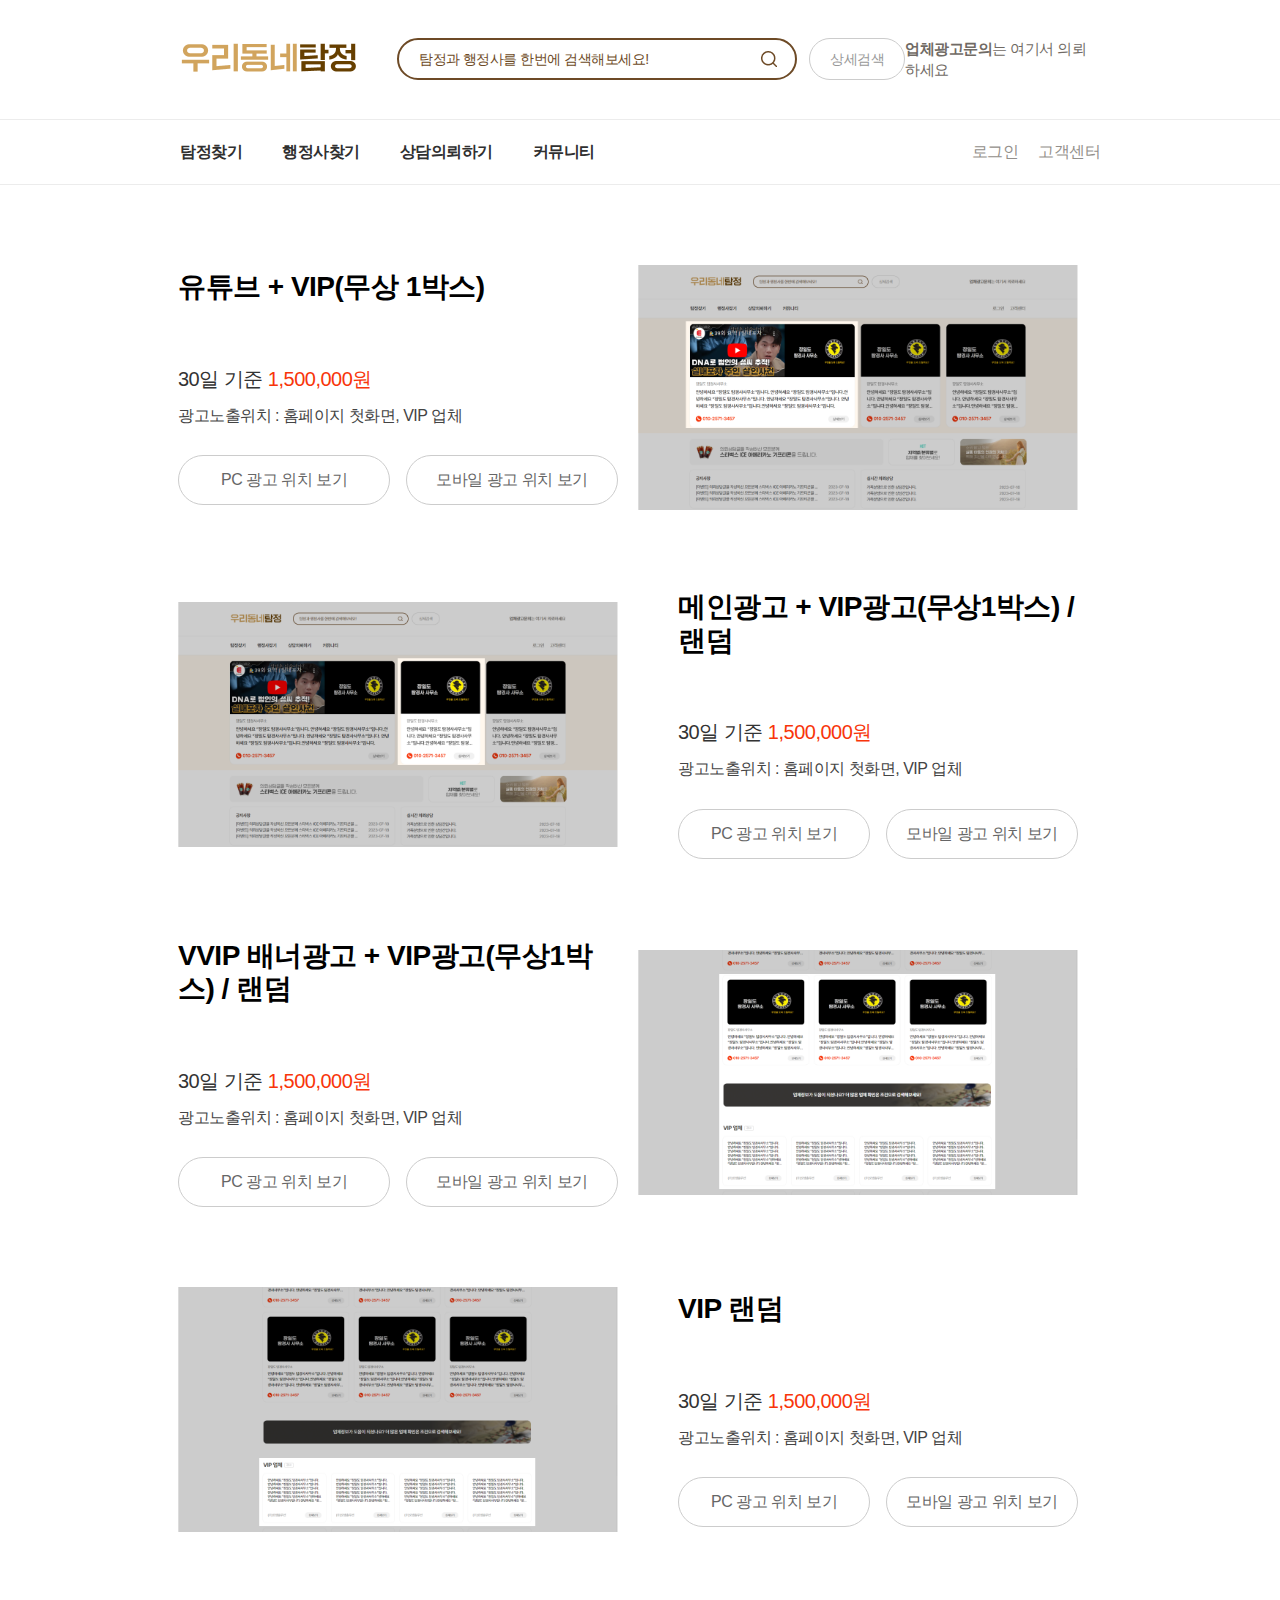
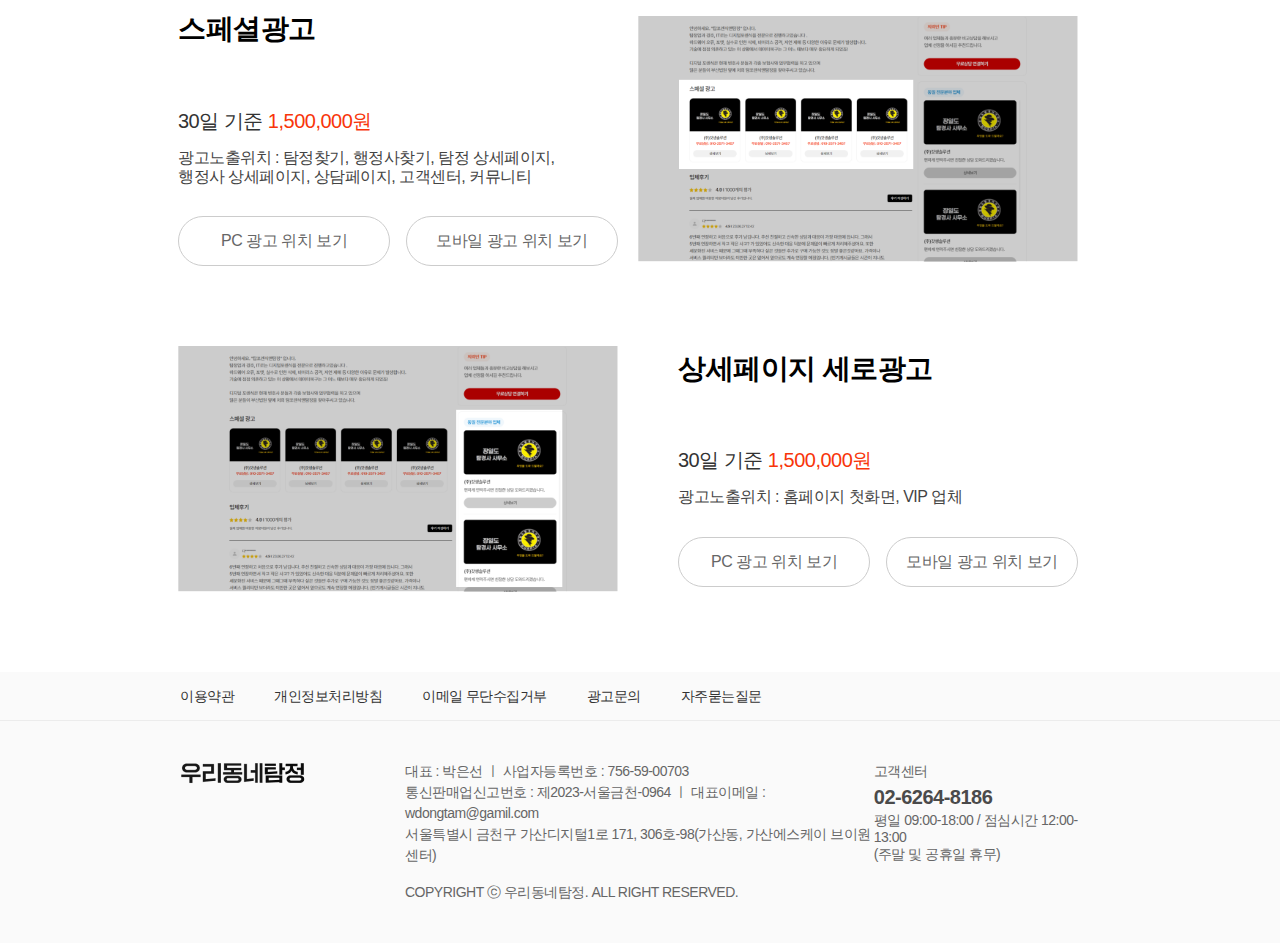
<file: assets/ad.html>
<!DOCTYPE html>
<html lang="en">

<head>
    <meta charset="UTF-8">
    <meta http-equiv="X-UA-Compatible" content="IE=edge">
    <meta name="viewport" content="width=device-width, initial-scale=1">

    <meta name=”format-detection” content=”no” />
    <meta property="og:url" content="">
    <meta property="og:title" content="">
    <meta property="og:type" content="">
    <meta property="og:image" content="">
    <meta property="og:description" content="">
    <meta name="title" content="">
    <meta name="Subject" content="">
    <meta name="keywords" content="">
    <meta name="Descript-xion" content="">
    <meta name="Description" content="">

    <link rel="icon" href="" type="image/x-icon" sizes="16x16">
    <link rel="stylesheet" href="css/styles.css">

    <title>우리동네탐정</title>
</head>

<body>
    <div class="wrap">
        <header id="header" class="header">
            <!-- mobile header -->
            <div class="header_wrap mo">
                <div class="header_top">
                    <a href="index.html">
                        <img src="img/logo.png" alt="">
                    </a>
                    <button type="button" data-bs-toggle="offcanvas" data-bs-target="#offcanvasRight"
                        aria-controls="offcanvasRight">
                        <i class="i i_menu"></i>
                    </button>
                </div>
                <div class="header_bottom">
                    <div class="header_input">
                        <input type="text" placeholder="탐정과 행정사를 한번에 검색해보세요!">
                        <button type="button">
                            <i class="i i_search"></i>
                        </button>
                    </div>
                </div>
            </div>

            <!-- pc header -->
            <div class="header_wrap pc">
                <div class="header_top">
                    <div class="container">
                        <div class="header_l">
                            <a href="index.html">
                                <img src="img/logo.png" alt="">
                            </a>
                            <div class="header_input">
                                <input type="text" placeholder="탐정과 행정사를 한번에 검색해보세요!">
                                <button type="button">
                                    <i class="i i_search"></i>
                                </button>
                            </div>
                            <div class="search_group">
                                <button type="button" class="header_search">상세검색</button>
                                <div class="search_box">
                                    <div class="row">
                                        <div class="col-8">
                                            <h2>지역별<button type="button" class="btn_right"></button></h2>
                                            <ul>
                                                <li>
                                                    <a href="#">전체</a>
                                                </li>
                                                <li>
                                                    <a href="#">서울</a>
                                                </li>
                                                <li>
                                                    <a href="#">경기</a>
                                                </li>
                                                <li>
                                                    <a href="#">인천</a>
                                                </li>
                                                <li>
                                                    <a href="#">대전</a>
                                                </li>
                                                <li>
                                                    <a href="#">대구</a>
                                                </li>
                                                <li>
                                                    <a href="#">부산</a>
                                                </li>
                                                <li>
                                                    <a href="#">광주</a>
                                                </li>
                                                <li>
                                                    <a href="#">울산</a>
                                                </li>
                                                <li>
                                                    <a href="#">세종</a>
                                                </li>
                                                <li>
                                                    <a href="#">강원</a>
                                                </li>
                                                <li>
                                                    <a href="#">충북</a>
                                                </li>
                                                <li>
                                                    <a href="#">충남</a>
                                                </li>
                                                <li>
                                                    <a href="#">전북</a>
                                                </li>
                                                <li>
                                                    <a href="#">전남</a>
                                                </li>
                                                <li>
                                                    <a href="#">경북</a>
                                                </li>
                                                <li>
                                                    <a href="#">경남</a>
                                                </li>
                                                <li>
                                                    <a href="#">제주</a>
                                                </li>
                                            </ul>
                                        </div>
                                        <div class="col-4">
                                            <h2>지역별<button type="button" class="btn_right"></button></h2>
                                            <ul>
                                                <li>
                                                    <a href="#">탐정</a>
                                                </li>
                                                <li>
                                                    <a href="#">행정사</a>
                                                </li>
                                                <li>
                                                    <a href="#">디지털업체</a>
                                                </li>
                                            </ul>
                                        </div>
                                    </div>
                                </div>
                            </div>

                        </div>
                        <div class="header_r">
                            <a href="#"><b>업체광고문의</b>는 여기서 의뢰하세요</a>
                        </div>
                    </div>
                </div>
                <div class="header_bottom">
                    <div class="container">
                        <div class="header_l">
                            <ul>
                                <li>
                                    <a href="#">탐정찾기</a>
                                </li>
                                <li>
                                    <a href="#">행정사찾기</a>
                                </li>
                                <li>
                                    <a href="#">상담의뢰하기</a>
                                </li>
                                <li>
                                    <a href="#">커뮤니티</a>
                                </li>
                            </ul>
                        </div>
                        <div class="header_r">
                            <ul>
                                <li>
                                    <a href="#">로그인</a>
                                </li>
                                <li>
                                    <a href="#">고객센터</a>
                                </li>
                            </ul>
                        </div>
                    </div>
                </div>
            </div>
        </header>

        <!-- s:모바일 메뉴 -->
        <div class="offcanvas offcanvas-end" tabindex="-1" id="offcanvasRight" aria-labelledby="offcanvasRightLabel">
            <div class="offcanvas-header">
                <h5>전체메뉴</h5>
                <ul>
                    <li>
                        <a href="#">로그인</a>
                    </li>
                    <li>
                        <button type="button" class="btn-close" data-bs-dismiss="offcanvas" aria-label="Close"></button>
                    </li>
                </ul>
            </div>
            <div class="offcanvas-body">
                <div class="offcanvas_banner">
                    <img src="img/sample/sample_06.png" alt="">
                </div>
                <div class="menu">
                    <h2>업체가 고민이라면 지금</h2>
                    <ul>
                        <li>
                            <a href="#">
                                <dl>
                                    <dt>
                                        <img src="img/icon/i_detective.png" alt="">
                                    </dt>
                                    <dd>탐정찾기</dd>
                                </dl>
                            </a>
                        </li>
                        <li>
                            <a href="#">
                                <dl>
                                    <dt>
                                        <img src="img/icon/i_secretary.png" alt="">
                                    </dt>
                                    <dd>행정사찾기</dd>
                                </dl>
                            </a>
                        </li>
                        <li>
                            <a href="#">
                                <dl>
                                    <dt>
                                        <img src="img/icon/i_chat_2.png" alt="">
                                    </dt>
                                    <dd>상담의뢰</dd>
                                </dl>
                            </a>
                        </li>
                    </ul>
                </div>
                <div class="notice">
                    <ul>
                        <li>공지사항</li>
                        <li>의뢰상담글을 작성하진 모든분께 스타벅스 아메리카노</li>
                        <li>
                            <button type="button">
                                <img src="img/icon/i_chevron_right_w.png" alt="">
                            </button>
                        </li>
                    </ul>
                </div>
            </div>
        </div>

        <section class="ad_inquiry_wrap">
            <div class="container">
                <div class="row">
                    <div class="col-12 col-lg-6">
                        <div class="ad_in_box">
                            <h1>유튜브 + VIP(무상 1박스)</h1>
                            <p>30일 기준 <span>1,500,000원</span></p>
                            <h6>광고노출위치 : 홈페이지 첫화면, VIP 업체</h6>
                            <div class="btn_group">
                                <button type="button">PC 광고 위치 보기</button>
                                <button type="button">모바일 광고 위치 보기</button>
                            </div>
                        </div>
                    </div>
                    <div class="col-12 col-lg-6">
                        <img src="img/sample/img_01.png" alt="">
                    </div>
                </div>
                <div class="row">
                    <div class="col-12 col-lg-6">
                        <div class="ad_in_box">
                            <h1>메인광고 + VIP광고(무상1박스) / 랜덤</h1>
                            <p>30일 기준 <span>1,500,000원</span></p>
                            <h6>광고노출위치 : 홈페이지 첫화면, VIP 업체</h6>
                            <div class="btn_group">
                                <button type="button">PC 광고 위치 보기</button>
                                <button type="button">모바일 광고 위치 보기</button>
                            </div>
                        </div>
                    </div>
                    <div class="col-12 col-lg-6">
                        <img src="img/sample/img_02.png" alt="">
                    </div>
                </div>
                <div class="row">
                    <div class="col-12 col-lg-6">
                        <div class="ad_in_box">
                            <h1>VVIP 배너광고 + VIP광고(무상1박스) / 랜덤</h1>
                            <p>30일 기준 <span>1,500,000원</span></p>
                            <h6>광고노출위치 : 홈페이지 첫화면, VIP 업체</h6>
                            <div class="btn_group">
                                <button type="button">PC 광고 위치 보기</button>
                                <button type="button">모바일 광고 위치 보기</button>
                            </div>
                        </div>
                    </div>
                    <div class="col-12 col-lg-6">
                        <img src="img/sample/img_03.png" alt="">
                    </div>
                </div>
                <div class="row">
                    <div class="col-12 col-lg-6">
                        <div class="ad_in_box">
                            <h1>VIP 랜덤</h1>
                            <p>30일 기준 <span>1,500,000원</span></p>
                            <h6>광고노출위치 : 홈페이지 첫화면, VIP 업체</h6>
                            <div class="btn_group">
                                <button type="button">PC 광고 위치 보기</button>
                                <button type="button">모바일 광고 위치 보기</button>
                            </div>
                        </div>
                    </div>
                    <div class="col-12 col-lg-6">
                        <img src="img/sample/img_04.png" alt="">
                    </div>
                </div>
                <div class="row">
                    <div class="col-12 col-lg-6">
                        <div class="ad_in_box">
                            <h1>스페셜광고</h1>
                            <p>30일 기준 <span>1,500,000원</span></p>
                            <h6>광고노출위치 : 탐정찾기, 행정사찾기, 탐정 상세페이지,<br>
                                행정사 상세페이지, 상담페이지, 고객센터, 커뮤니티</h6>
                            <div class="btn_group">
                                <button type="button">PC 광고 위치 보기</button>
                                <button type="button">모바일 광고 위치 보기</button>
                            </div>
                        </div>
                    </div>
                    <div class="col-12 col-lg-6">
                        <img src="img/sample/img_05.png" alt="">
                    </div>
                </div>
                <div class="row">
                    <div class="col-12 col-lg-6">
                        <div class="ad_in_box">
                            <h1>상세페이지 세로광고</h1>
                            <p>30일 기준 <span>1,500,000원</span></p>
                            <h6>광고노출위치 : 홈페이지 첫화면, VIP 업체</h6>
                            <div class="btn_group">
                                <button type="button">PC 광고 위치 보기</button>
                                <button type="button">모바일 광고 위치 보기</button>
                            </div>
                        </div>
                    </div>
                    <div class="col-12 col-lg-6">
                        <img src="img/sample/img_06.png" alt="">
                    </div>
                </div>
            </div>
        </section>


        <footer id="footer" class="footer">
            <!-- mobile footer -->
            <div class="footer_wrap mo">
                <div class="footer_top">
                    <ul>
                        <li>
                            <a href="#">이용약관</a>
                        </li>
                        <li>
                            <a href="#">개인정보처리방침</a>
                        </li>
                        <li>
                            <a href="#">이메일 무단수집거부</a>
                        </li>
                        <li>
                            <a href="#">광고문의</a>
                        </li>
                    </ul>
                </div>
                <div class="footer_bottom">
                    <ul>
                        <li>
                            <a href="#">고객센터</a>
                        </li>
                        <li>
                            <a href="#">자주묻는질문</a>
                        </li>
                    </ul>
                    <address>
                        상호명 : 우리동네탐정<br>
                        대표 : 박은선 ㅣ 사업자등록번호 : 756-59-00703<br>
                        통신판매업신고번호 : 제2023-서울금천-0964<br>
                        대표이메일 : wdongtam@gamil.com<br>
                        서울특별시 금천구 가산디지털1로 171, 306호-98<br>
                        (가산동, 가산에스케이 브이원 센터)
                    </address>
                    <p>COPYRIGHT ⓒ 우리동네탐정. ALL RIGHT RESERVED.</p>
                </div>
            </div>

            <!-- pc footer -->
            <div class="footer_wrap pc">
                <div class="footer_top">
                    <div class="container">
                        <ul>
                            <li>
                                <a href="#">이용약관</a>
                            </li>
                            <li>
                                <a href="#">개인정보처리방침</a>
                            </li>
                            <li>
                                <a href="#">이메일 무단수집거부</a>
                            </li>
                            <li>
                                <a href="#">광고문의</a>
                            </li>
                            <li>
                                <a href="#">자주묻는질문</a>
                            </li>
                        </ul>
                    </div>
                </div>
                <div class="footer_bottom">
                    <div class="container">
                        <div class="footer_l">
                            <a href="#">
                                <img src="img/logo_b.png" alt="">
                            </a>
                            <address>
                                대표 : 박은선 ㅣ 사업자등록번호 : 756-59-00703<br>
                                통신판매업신고번호 : 제2023-서울금천-0964 ㅣ 대표이메일 : wdongtam@gamil.com<br>
                                서울특별시 금천구 가산디지털1로 171, 306호-98(가산동, 가산에스케이 브이원 센터)
                                <p>COPYRIGHT ⓒ 우리동네탐정. ALL RIGHT RESERVED.</p>
                            </address>
                        </div>
                        <div class="footer_r">
                            <p>고객센터</p>
                            <a href="tel:02-6264-8186">02-6264-8186</a>
                            <h6>평일 09:00-18:00 / 점심시간 12:00-13:00<br>
                                (주말 및 공휴일 휴무)</h6>
                        </div>
                    </div>
                </div>
            </div>
        </footer>

        <!-- <div class="fixed_menu mo">
            <div class="fixed_wrap">
                <ul>
                    <li>
                        <a href="#">
                            <dl>
                                <dt>
                                    <img src="img/icon/i_map.png" alt="">
                                </dt>
                                <dd>지역별</dd>
                            </dl>
                        </a>
                    </li>
                    <li>
                        <a href="#">
                            <dl>
                                <dt>
                                    <img src="img/icon/i_sliders.png" alt="">
                                </dt>
                                <dd>분야별</dd>
                            </dl>
                        </a>
                    </li>
                    <li>
                        <a href="#">
                            <dl>
                                <dt>
                                    <img src="img/icon/i_chat.png" alt="">
                                </dt>
                                <dd>상담의뢰</dd>
                            </dl>
                        </a>
                    </li>
                    <li>
                        <a href="#">
                            <dl>
                                <dt>
                                    <img src="img/icon/i_call_center.png" alt="">
                                </dt>
                                <dd>고객센터</dd>
                            </dl>
                        </a>
                    </li>
                    <li>
                        <a href="#">
                            <dl>
                                <dt>
                                    <img src="img/icon/i_person.png" alt="">
                                </dt>
                                <dd>MY</dd>
                            </dl>
                        </a>
                    </li>
                </ul>
            </div>
        </div> -->
    </div>


    <script src="lib/jquery.min.js"></script>
    <script src="lib/bootstrap.bundle.min.js"></script>
    <script src="lib/swiper-bundle.min.js"></script>
    <script src="js/swiper.js"></script>
    <script src="js/examples.js"></script>

</body>

</html>
</file>
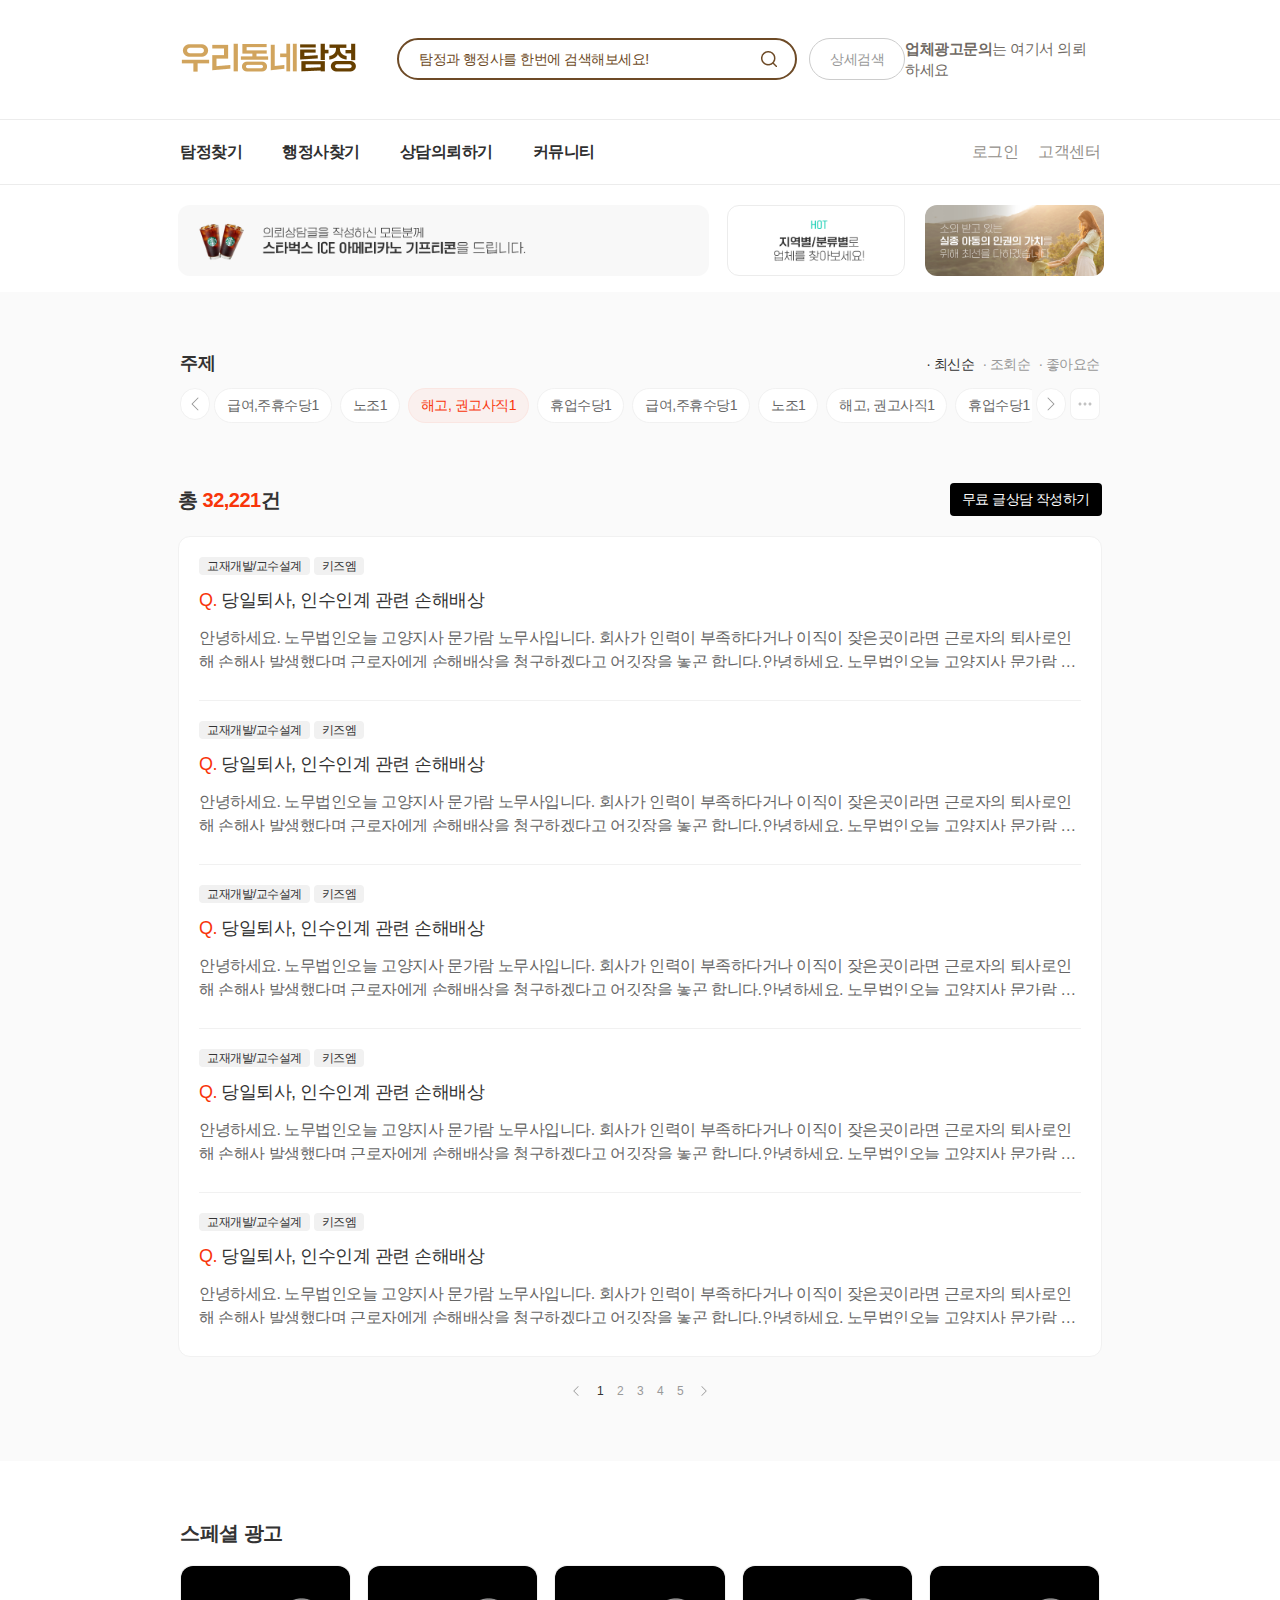
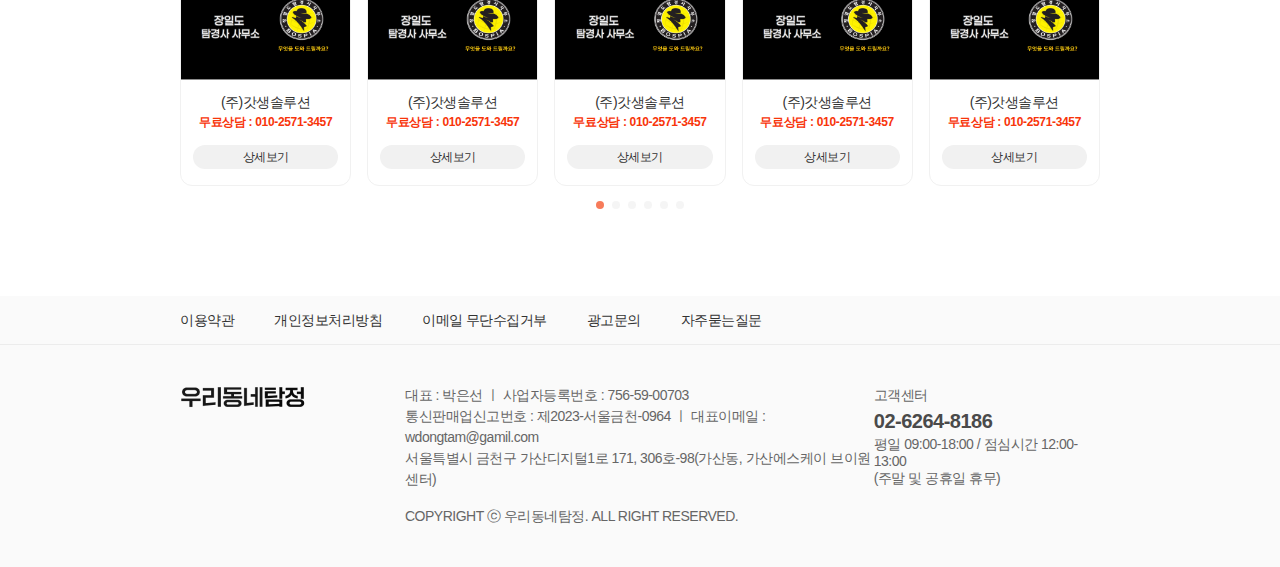
<file: assets/community.html>
<!DOCTYPE html>
<html lang="en">

<head>
    <meta charset="UTF-8">
    <meta http-equiv="X-UA-Compatible" content="IE=edge">
    <meta name="viewport" content="width=device-width, initial-scale=1">

    <meta name=”format-detection” content=”no” />
    <meta property="og:url" content="">
    <meta property="og:title" content="">
    <meta property="og:type" content="">
    <meta property="og:image" content="">
    <meta property="og:description" content="">
    <meta name="title" content="">
    <meta name="Subject" content="">
    <meta name="keywords" content="">
    <meta name="Descript-xion" content="">
    <meta name="Description" content="">

    <link rel="icon" href="" type="image/x-icon" sizes="16x16">
    <link rel="stylesheet" href="css/styles.css">

    <title>우리동네탐정</title>
</head>

<body>
    <div class="wrap">
        <header id="header" class="header">
            <!-- mobile header -->
            <div class="header_wrap mo">
                <div class="header_top">
                    <a href="index.html">
                        <img src="img/logo.png" alt="">
                    </a>
                    <button type="button" data-bs-toggle="offcanvas" data-bs-target="#offcanvasRight"
                        aria-controls="offcanvasRight">
                        <i class="i i_menu"></i>
                    </button>
                </div>
                <div class="header_bottom">
                    <div class="header_input">
                        <input type="text" placeholder="탐정과 행정사를 한번에 검색해보세요!">
                        <button type="button">
                            <i class="i i_search"></i>
                        </button>
                    </div>
                </div>
            </div>

            <!-- pc header -->
            <div class="header_wrap pc">
                <div class="header_top">
                    <div class="container">
                        <div class="header_l">
                            <a href="index.html">
                                <img src="img/logo.png" alt="">
                            </a>
                            <div class="header_input">
                                <input type="text" placeholder="탐정과 행정사를 한번에 검색해보세요!">
                                <button type="button">
                                    <i class="i i_search"></i>
                                </button>
                            </div>
                            <div class="search_group">
                                <button type="button" class="header_search">상세검색</button>
                                <div class="search_box">
                                    <div class="row">
                                        <div class="col-8">
                                            <h2>지역별<button type="button" class="btn_right"></button></h2>
                                            <ul>
                                                <li>
                                                    <a href="#">전체</a>
                                                </li>
                                                <li>
                                                    <a href="#">서울</a>
                                                </li>
                                                <li>
                                                    <a href="#">경기</a>
                                                </li>
                                                <li>
                                                    <a href="#">인천</a>
                                                </li>
                                                <li>
                                                    <a href="#">대전</a>
                                                </li>
                                                <li>
                                                    <a href="#">대구</a>
                                                </li>
                                                <li>
                                                    <a href="#">부산</a>
                                                </li>
                                                <li>
                                                    <a href="#">광주</a>
                                                </li>
                                                <li>
                                                    <a href="#">울산</a>
                                                </li>
                                                <li>
                                                    <a href="#">세종</a>
                                                </li>
                                                <li>
                                                    <a href="#">강원</a>
                                                </li>
                                                <li>
                                                    <a href="#">충북</a>
                                                </li>
                                                <li>
                                                    <a href="#">충남</a>
                                                </li>
                                                <li>
                                                    <a href="#">전북</a>
                                                </li>
                                                <li>
                                                    <a href="#">전남</a>
                                                </li>
                                                <li>
                                                    <a href="#">경북</a>
                                                </li>
                                                <li>
                                                    <a href="#">경남</a>
                                                </li>
                                                <li>
                                                    <a href="#">제주</a>
                                                </li>
                                            </ul>
                                        </div>
                                        <div class="col-4">
                                            <h2>지역별<button type="button" class="btn_right"></button></h2>
                                            <ul>
                                                <li>
                                                    <a href="#">탐정</a>
                                                </li>
                                                <li>
                                                    <a href="#">행정사</a>
                                                </li>
                                                <li>
                                                    <a href="#">디지털업체</a>
                                                </li>
                                            </ul>
                                        </div>
                                    </div>
                                </div>
                            </div>

                        </div>
                        <div class="header_r">
                            <a href="#"><b>업체광고문의</b>는 여기서 의뢰하세요</a>
                        </div>
                    </div>
                </div>
                <div class="header_bottom">
                    <div class="container">
                        <div class="header_l">
                            <ul>
                                <li>
                                    <a href="#">탐정찾기</a>
                                </li>
                                <li>
                                    <a href="#">행정사찾기</a>
                                </li>
                                <li>
                                    <a href="#">상담의뢰하기</a>
                                </li>
                                <li>
                                    <a href="#">커뮤니티</a>
                                </li>
                            </ul>
                        </div>
                        <div class="header_r">
                            <ul>
                                <li>
                                    <a href="#">로그인</a>
                                </li>
                                <li>
                                    <a href="#">고객센터</a>
                                </li>
                            </ul>
                        </div>
                    </div>
                </div>
            </div>
        </header>

        <!-- s:모바일 메뉴 -->
        <div class="offcanvas offcanvas-end" tabindex="-1" id="offcanvasRight" aria-labelledby="offcanvasRightLabel">
            <div class="offcanvas-header">
                <h5>전체메뉴</h5>
                <ul>
                    <li>
                        <a href="#">로그인</a>
                    </li>
                    <li>
                        <button type="button" class="btn-close" data-bs-dismiss="offcanvas" aria-label="Close"></button>
                    </li>
                </ul>
            </div>
            <div class="offcanvas-body">
                <div class="offcanvas_banner">
                    <img src="img/sample/sample_06.png" alt="">
                </div>
                <div class="menu">
                    <h2>업체가 고민이라면 지금</h2>
                    <ul>
                        <li>
                            <a href="#">
                                <dl>
                                    <dt>
                                        <img src="img/icon/i_detective.png" alt="">
                                    </dt>
                                    <dd>탐정찾기</dd>
                                </dl>
                            </a>
                        </li>
                        <li>
                            <a href="#">
                                <dl>
                                    <dt>
                                        <img src="img/icon/i_secretary.png" alt="">
                                    </dt>
                                    <dd>행정사찾기</dd>
                                </dl>
                            </a>
                        </li>
                        <li>
                            <a href="#">
                                <dl>
                                    <dt>
                                        <img src="img/icon/i_chat_2.png" alt="">
                                    </dt>
                                    <dd>상담의뢰</dd>
                                </dl>
                            </a>
                        </li>
                    </ul>
                </div>
                <div class="notice">
                    <ul>
                        <li>공지사항</li>
                        <li>의뢰상담글을 작성하진 모든분께 스타벅스 아메리카노</li>
                        <li>
                            <button type="button">
                                <img src="img/icon/i_chevron_right_w.png" alt="">
                            </button>
                        </li>
                    </ul>
                </div>
            </div>
        </div>

        <div class="sub_wrap">
            <!-- s: 상단광고 -->
            <div class="swiper_wrap mo">
                <div class="swiper mainSwiper02">
                    <div class="swiper-wrapper">
                        <div class="swiper-slide">
                            <a href="javascript:void(0);">
                                <img src="img/sample/sample_02.png" alt="">
                            </a>
                        </div>
                        <div class="swiper-slide">
                            <a href="javascript:void(0);">
                                <img src="img/sample/sample_03.png" alt="">
                            </a>
                        </div>
                        <div class="swiper-slide">
                            <a href="javascript:void(0);">
                                <img src="img/sample/sample_04.png" alt="">
                            </a>
                        </div>
                    </div>
                </div>
            </div>
            <div class="swiper_wrap pc">
                <div class="container">
                    <div class="row mb-3">
                        <div class="col-7">
                            <img src="img/sample/sample_08.png" alt="">
                        </div>
                        <div class="col-5">
                            <div class="row">
                                <div class="col-6">
                                    <img src="img/sample/sample_09.png" alt="">
                                </div>
                                <div class="col-6">
                                    <img src="img/sample/sample_10.png" alt="">
                                </div>
                            </div>
                        </div>
                    </div>
                </div>
            </div>
            <!-- e: 상단광고 -->

            <section class="consulting_wrap">
                <div class="container">
                    <div class="con_top">
                        <h3>주제</h3>
                        <ul>
                            <li class="active">
                                <a href="#">· 최신순</a>
                            </li>
                            <li>
                                <a href="#">· 조회순</a>
                            </li>
                            <li>
                                <a href="#">· 좋아요순</a>
                            </li>
                        </ul>
                    </div>
                    <div class="category_scroll">
                        <div class="scroll_top">
                            <button type="button" class="prev"><i class="i i_left"></i></button>
                            <ul class="category" id="category">
                                <li>급여,주휴수당<span>1</span></li>
                                <li>노조<span>1</span></li>
                                <li class="active">해고, 권고사직<span>1</span></li>
                                <li>휴업수당<span>1</span></li>
                                <li>급여,주휴수당<span>1</span></li>
                                <li>노조<span>1</span></li>
                                <li>해고, 권고사직<span>1</span></li>
                                <li>휴업수당<span>1</span></li>
                                <li>급여,주휴수당<span>1</span></li>
                                <li>노조<span>1</span></li>
                                <li>해고, 권고사직<span>1</span></li>
                                <li>휴업수당<span>1</span></li>
                            </ul>
                            <button type="button" class="next"><i class="i i_right"></i></button>
                            <button type="button" class="category_all"><i class="i i_three"></i></button>
                        </div> 
                        <div class="select_category_wrap">
                            <ul class="category" id="category">
                                <li>급여,주휴수당<span>1</span></li>
                                <li>노조<span>1</span></li>
                                <li class="active">해고, 권고사직<span>1</span></li>
                                <li>휴업수당<span>1</span></li>
                                <li>급여,주휴수당<span>1</span></li>
                                <li>노조<span>1</span></li>
                                <li>해고, 권고사직<span>1</span></li>
                                <li>휴업수당<span>1</span></li>
                                <li>급여,주휴수당<span>1</span></li>
                                <li>노조<span>1</span></li>
                                <li>해고, 권고사직<span>1</span></li>
                                <li>휴업수당<span>1</span></li>
                            </ul>
                        </div>
                    </div>

                    <div class="con_body">
                        <div class="row">
                            <div class="col-12">
                                <div class="con_top">
                                    <h3>총 <span>32,221</span>건</h3>
                                    <button type="button">무료 글상담 작성하기</button>
                                </div>  
                            </div>
                            <div class="col-12">
                                <div class="content_box">


                                    <ul class="writing">
                                        <li>
                                            <div class="writing_list">
                                                <div class="badge_group">
                                                    <span class="gray">교재개발/교수설계</span>
                                                    <span class="gray">키즈엠</span>
                                                </div>
                                                <h1><span>Q.</span>당일퇴사, 인수인계 관련 손해배상</h1>
                                                <p>안녕하세요. 노무법인오늘 고양지사 문가람 노무사입니다. 회사가 인력이 부족하다거나 이직이 잦은곳이라면 근로자의 퇴사로인해 손해사 발생했다며 근로자에게 손해배상을 청구하겠다고 어깃장을 놓곤 합니다.안녕하세요. 노무법인오늘 고양지사 문가람 노무사입니다. 회사가 인력이 부족하다거나 이직이 잦은곳이라면 근로자의 퇴사로인해 손해사 발생했다며 근로자에게 손해배상을 청구하겠다고 어깃장을 놓곤 합니다.</p>
                                            </div>
                                        </li>
                                        <li>
                                            <div class="writing_list">
                                                <div class="badge_group">
                                                    <span class="gray">교재개발/교수설계</span>
                                                    <span class="gray">키즈엠</span>
                                                </div>
                                                <h1><span>Q.</span>당일퇴사, 인수인계 관련 손해배상</h1>
                                                <p>안녕하세요. 노무법인오늘 고양지사 문가람 노무사입니다. 회사가 인력이 부족하다거나 이직이 잦은곳이라면 근로자의 퇴사로인해 손해사 발생했다며 근로자에게 손해배상을 청구하겠다고 어깃장을 놓곤 합니다.안녕하세요. 노무법인오늘 고양지사 문가람 노무사입니다. 회사가 인력이 부족하다거나 이직이 잦은곳이라면 근로자의 퇴사로인해 손해사 발생했다며 근로자에게 손해배상을 청구하겠다고 어깃장을 놓곤 합니다.</p>
                                            </div>
                                        </li>
                                        <li>
                                            <div class="writing_list">
                                                <div class="badge_group">
                                                    <span class="gray">교재개발/교수설계</span>
                                                    <span class="gray">키즈엠</span>
                                                </div>
                                                <h1><span>Q.</span>당일퇴사, 인수인계 관련 손해배상</h1>
                                                <p>안녕하세요. 노무법인오늘 고양지사 문가람 노무사입니다. 회사가 인력이 부족하다거나 이직이 잦은곳이라면 근로자의 퇴사로인해 손해사 발생했다며 근로자에게 손해배상을 청구하겠다고 어깃장을 놓곤 합니다.안녕하세요. 노무법인오늘 고양지사 문가람 노무사입니다. 회사가 인력이 부족하다거나 이직이 잦은곳이라면 근로자의 퇴사로인해 손해사 발생했다며 근로자에게 손해배상을 청구하겠다고 어깃장을 놓곤 합니다.</p>
                                            </div>
                                        </li>
                                        <li>
                                            <div class="writing_list">
                                                <div class="badge_group">
                                                    <span class="gray">교재개발/교수설계</span>
                                                    <span class="gray">키즈엠</span>
                                                </div>
                                                <h1><span>Q.</span>당일퇴사, 인수인계 관련 손해배상</h1>
                                                <p>안녕하세요. 노무법인오늘 고양지사 문가람 노무사입니다. 회사가 인력이 부족하다거나 이직이 잦은곳이라면 근로자의 퇴사로인해 손해사 발생했다며 근로자에게 손해배상을 청구하겠다고 어깃장을 놓곤 합니다.안녕하세요. 노무법인오늘 고양지사 문가람 노무사입니다. 회사가 인력이 부족하다거나 이직이 잦은곳이라면 근로자의 퇴사로인해 손해사 발생했다며 근로자에게 손해배상을 청구하겠다고 어깃장을 놓곤 합니다.</p>
                                            </div>
                                        </li>
                                        <li>
                                            <div class="writing_list">
                                                <div class="badge_group">
                                                    <span class="gray">교재개발/교수설계</span>
                                                    <span class="gray">키즈엠</span>
                                                </div>
                                                <h1><span>Q.</span>당일퇴사, 인수인계 관련 손해배상</h1>
                                                <p>안녕하세요. 노무법인오늘 고양지사 문가람 노무사입니다. 회사가 인력이 부족하다거나 이직이 잦은곳이라면 근로자의 퇴사로인해 손해사 발생했다며 근로자에게 손해배상을 청구하겠다고 어깃장을 놓곤 합니다.안녕하세요. 노무법인오늘 고양지사 문가람 노무사입니다. 회사가 인력이 부족하다거나 이직이 잦은곳이라면 근로자의 퇴사로인해 손해사 발생했다며 근로자에게 손해배상을 청구하겠다고 어깃장을 놓곤 합니다.</p>
                                            </div>
                                        </li>
                                        
                                    </ul>
                                </div>
                                <ul class="pagination mt-4">
                                    <li class="prev">
                                        <img src="img/icon/i_chevron_left.svg" alt="">
                                    </li>
                                    <li class="active">1</li>
                                    <li>2</li>
                                    <li>3</li>
                                    <li>4</li>
                                    <li>5</li>
                                    <li class="next">
                                        <img src="img/icon/i_chevron_right.svg" alt="">
                                    </li>
                                </ul>
                            </div>
                        </div>
                    </div>
                    
                </div>
            </section>


            <section class="ad_wrap">
                <div class="item_area">
                    <h4>스페셜 광고</h4>
                    <div class="swiper_area mo">
                        <div class="swiper special_ad">
                            <div class="swiper-wrapper">
                                <div class="swiper-slide">
                                    <div class="special_box">
                                        <img src="img/sample/sample_01.png" alt="">
                                        <div class="special_box_info">
                                            <h1>(주)갓생솔루션</h1>
                                            <p>무료상담 : 010-2571-3457</p>
                                            <button type="button">상세보기</button>
                                        </div>
                                    </div>
                                </div>
                                <div class="swiper-slide">
                                    <div class="special_box">
                                        <img src="img/sample/sample_01.png" alt="">
                                        <div class="special_box_info">
                                            <h1>(주)갓생솔루션</h1>
                                            <p>무료상담 : 010-2571-3457</p>
                                            <button type="button">상세보기</button>
                                        </div>
                                    </div>
                                </div>
                                <div class="swiper-slide">
                                    <div class="special_box">
                                        <img src="img/sample/sample_01.png" alt="">
                                        <div class="special_box_info">
                                            <h1>(주)갓생솔루션</h1>
                                            <p>무료상담 : 010-2571-3457</p>
                                            <button type="button">상세보기</button>
                                        </div>
                                    </div>
                                </div>
                                <div class="swiper-slide">
                                    <div class="special_box">
                                        <img src="img/sample/sample_01.png" alt="">
                                        <div class="special_box_info">
                                            <h1>(주)갓생솔루션</h1>
                                            <p>무료상담 : 010-2571-3457</p>
                                            <button type="button">상세보기</button>
                                        </div>
                                    </div>
                                </div>
                            </div>
                        </div>
                    </div>

                    <div class="special_wrap pc">
                        <div class="swiper pc_special_ad">
                            <div class="swiper-wrapper">
                                <div class="swiper-slide">
                                    <div class="special_box">
                                        <img src="img/sample/sample_01.png" alt="">
                                        <div class="special_box_info">
                                            <h1>(주)갓생솔루션</h1>
                                            <p>무료상담 : 010-2571-3457</p>
                                            <button type="button">상세보기</button>
                                        </div>
                                    </div>
                                </div>
                                <div class="swiper-slide">
                                    <div class="special_box">
                                        <img src="img/sample/sample_01.png" alt="">
                                        <div class="special_box_info">
                                            <h1>(주)갓생솔루션</h1>
                                            <p>무료상담 : 010-2571-3457</p>
                                            <button type="button">상세보기</button>
                                        </div>
                                    </div>
                                </div>
                                <div class="swiper-slide">
                                    <div class="special_box">
                                        <img src="img/sample/sample_01.png" alt="">
                                        <div class="special_box_info">
                                            <h1>(주)갓생솔루션</h1>
                                            <p>무료상담 : 010-2571-3457</p>
                                            <button type="button">상세보기</button>
                                        </div>
                                    </div>
                                </div>
                                <div class="swiper-slide">
                                    <div class="special_box">
                                        <img src="img/sample/sample_01.png" alt="">
                                        <div class="special_box_info">
                                            <h1>(주)갓생솔루션</h1>
                                            <p>무료상담 : 010-2571-3457</p>
                                            <button type="button">상세보기</button>
                                        </div>
                                    </div>
                                </div>
                                <div class="swiper-slide">
                                    <div class="special_box">
                                        <img src="img/sample/sample_01.png" alt="">
                                        <div class="special_box_info">
                                            <h1>(주)갓생솔루션</h1>
                                            <p>무료상담 : 010-2571-3457</p>
                                            <button type="button">상세보기</button>
                                        </div>
                                    </div>
                                </div>
                                <div class="swiper-slide">
                                    <div class="special_box">
                                        <img src="img/sample/sample_01.png" alt="">
                                        <div class="special_box_info">
                                            <h1>(주)갓생솔루션</h1>
                                            <p>무료상담 : 010-2571-3457</p>
                                            <button type="button">상세보기</button>
                                        </div>
                                    </div>
                                </div>
                                <div class="swiper-slide">
                                    <div class="special_box">
                                        <img src="img/sample/sample_01.png" alt="">
                                        <div class="special_box_info">
                                            <h1>(주)갓생솔루션</h1>
                                            <p>무료상담 : 010-2571-3457</p>
                                            <button type="button">상세보기</button>
                                        </div>
                                    </div>
                                </div>
                                <div class="swiper-slide">
                                    <div class="special_box">
                                        <img src="img/sample/sample_01.png" alt="">
                                        <div class="special_box_info">
                                            <h1>(주)갓생솔루션</h1>
                                            <p>무료상담 : 010-2571-3457</p>
                                            <button type="button">상세보기</button>
                                        </div>
                                    </div>
                                </div>
                                <div class="swiper-slide">
                                    <div class="special_box">
                                        <img src="img/sample/sample_01.png" alt="">
                                        <div class="special_box_info">
                                            <h1>(주)갓생솔루션</h1>
                                            <p>무료상담 : 010-2571-3457</p>
                                            <button type="button">상세보기</button>
                                        </div>
                                    </div>
                                </div>
                                <div class="swiper-slide">
                                    <div class="special_box">
                                        <img src="img/sample/sample_01.png" alt="">
                                        <div class="special_box_info">
                                            <h1>(주)갓생솔루션</h1>
                                            <p>무료상담 : 010-2571-3457</p>
                                            <button type="button">상세보기</button>
                                        </div>
                                    </div>
                                </div>
                            </div>
                            <div class="swiper-pagination"></div>
                        </div>
                    </div>
                </div>
            </section>


        </div>


        <footer id="footer" class="footer">
            <!-- mobile footer -->
            <div class="footer_wrap mo">
                <div class="footer_top">
                    <ul>
                        <li>
                            <a href="#">이용약관</a>
                        </li>
                        <li>
                            <a href="#">개인정보처리방침</a>
                        </li>
                        <li>
                            <a href="#">이메일 무단수집거부</a>
                        </li>
                        <li>
                            <a href="#">광고문의</a>
                        </li>
                    </ul>
                </div>
                <div class="footer_bottom">
                    <ul>
                        <li>
                            <a href="#">고객센터</a>
                        </li>
                        <li>
                            <a href="#">자주묻는질문</a>
                        </li>
                    </ul>
                    <address>
                        상호명 : 우리동네탐정<br>
                        대표 : 박은선 ㅣ 사업자등록번호 : 756-59-00703<br>
                        통신판매업신고번호 : 제2023-서울금천-0964<br>
                        대표이메일 : wdongtam@gamil.com<br>
                        서울특별시 금천구 가산디지털1로 171, 306호-98<br>
                        (가산동, 가산에스케이 브이원 센터)
                    </address>
                    <p>COPYRIGHT ⓒ 우리동네탐정. ALL RIGHT RESERVED.</p>
                </div>
            </div>

            <!-- pc footer -->
            <div class="footer_wrap pc">
                <div class="footer_top">
                    <div class="container">
                        <ul>
                            <li>
                                <a href="#">이용약관</a>
                            </li>
                            <li>
                                <a href="#">개인정보처리방침</a>
                            </li>
                            <li>
                                <a href="#">이메일 무단수집거부</a>
                            </li>
                            <li>
                                <a href="#">광고문의</a>
                            </li>
                            <li>
                                <a href="#">자주묻는질문</a>
                            </li>
                        </ul>
                    </div>
                </div>
                <div class="footer_bottom">
                    <div class="container">
                        <div class="footer_l">
                            <a href="#">
                                <img src="img/logo_b.png" alt="">
                            </a>
                            <address>
                                대표 : 박은선 ㅣ 사업자등록번호 : 756-59-00703<br>
                                통신판매업신고번호 : 제2023-서울금천-0964 ㅣ 대표이메일 : wdongtam@gamil.com<br>
                                서울특별시 금천구 가산디지털1로 171, 306호-98(가산동, 가산에스케이 브이원 센터)
                                <p>COPYRIGHT ⓒ 우리동네탐정. ALL RIGHT RESERVED.</p>
                            </address>
                        </div>
                        <div class="footer_r">
                            <p>고객센터</p>
                            <a href="tel:02-6264-8186">02-6264-8186</a>
                            <h6>평일 09:00-18:00 / 점심시간 12:00-13:00<br>
                                (주말 및 공휴일 휴무)</h6>
                        </div>
                    </div>
                </div>
            </div>
        </footer>

        <div class="fixed_menu mo">
            <div class="fixed_wrap">
                <ul>
                    <li>
                        <a href="#">
                            <dl>
                                <dt>
                                    <img src="img/icon/i_map.png" alt="">
                                </dt>
                                <dd>지역별</dd>
                            </dl>
                        </a>
                    </li>
                    <li>
                        <a href="#">
                            <dl>
                                <dt>
                                    <img src="img/icon/i_sliders.png" alt="">
                                </dt>
                                <dd>분야별</dd>
                            </dl>
                        </a>
                    </li>
                    <li>
                        <a href="#">
                            <dl>
                                <dt>
                                    <img src="img/icon/i_chat.png" alt="">
                                </dt>
                                <dd>상담의뢰</dd>
                            </dl>
                        </a>
                    </li>
                    <li>
                        <a href="#">
                            <dl>
                                <dt>
                                    <img src="img/icon/i_call_center.png" alt="">
                                </dt>
                                <dd>고객센터</dd>
                            </dl>
                        </a>
                    </li>
                    <li>
                        <a href="#">
                            <dl>
                                <dt>
                                    <img src="img/icon/i_person.png" alt="">
                                </dt>
                                <dd>MY</dd>
                            </dl>
                        </a>
                    </li>
                </ul>
            </div>
        </div>
    </div>


    <script src="lib/jquery.min.js"></script>
    <script src="lib/bootstrap.bundle.min.js"></script>
    <script src="lib/swiper-bundle.min.js"></script>
    <script src="js/swiper.js"></script>
    <script src="js/examples.js"></script>

</body>

</html>
</file>
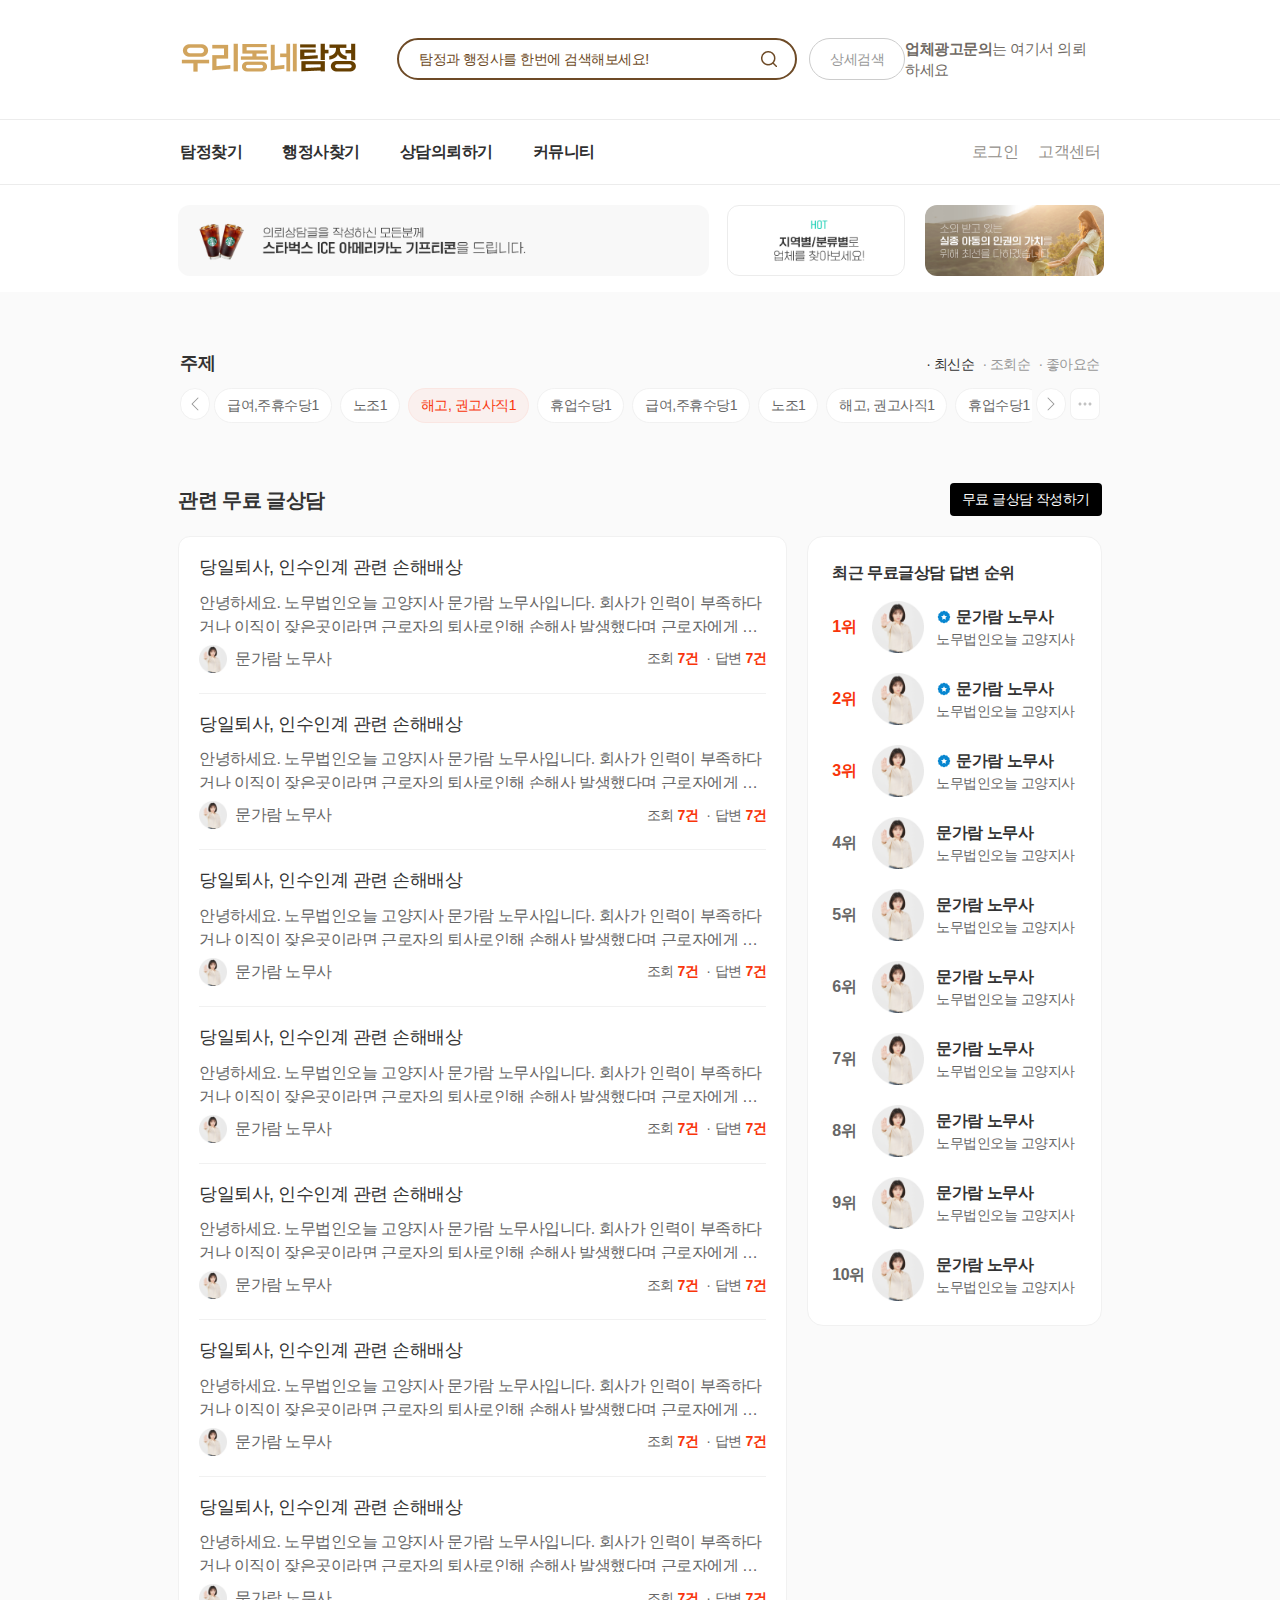
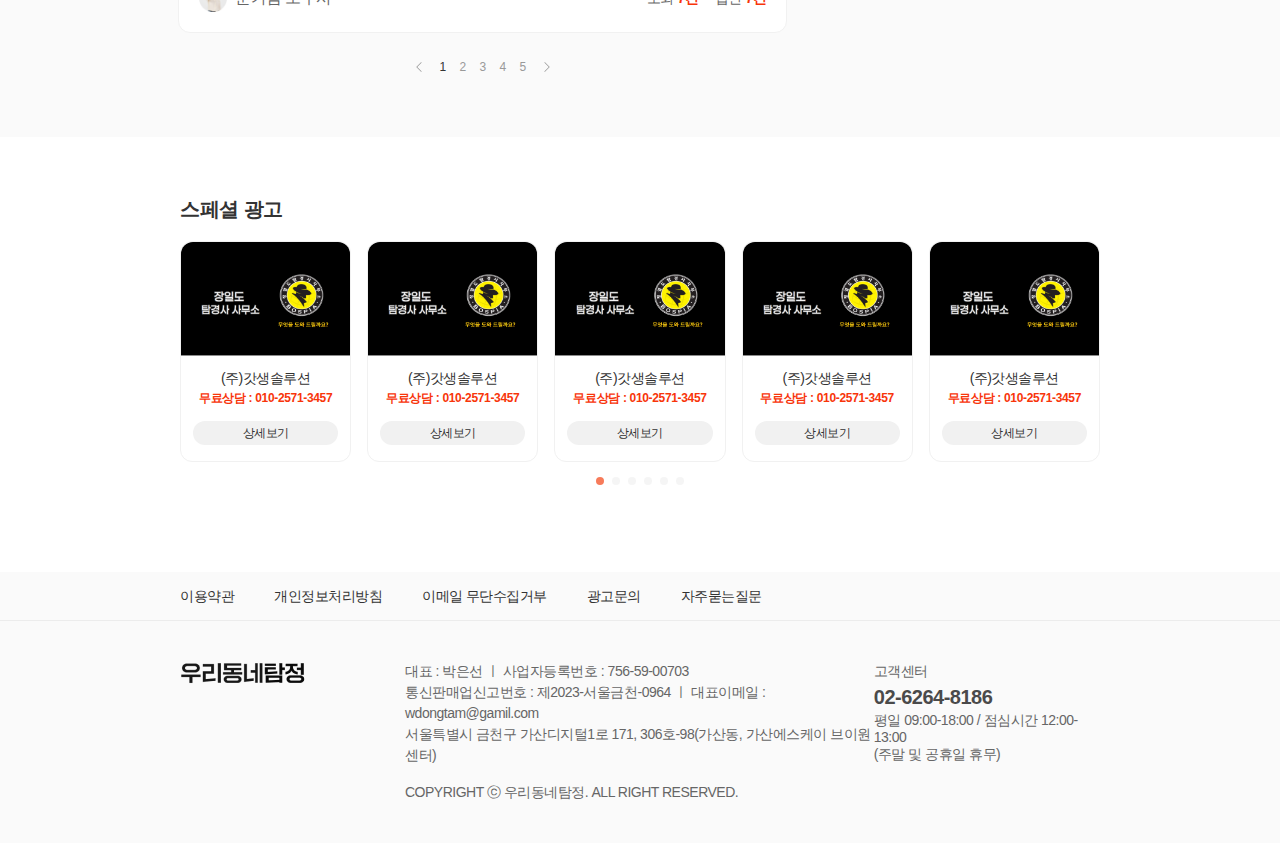
<file: assets/consulting.html>
<!DOCTYPE html>
<html lang="en">

<head>
    <meta charset="UTF-8">
    <meta http-equiv="X-UA-Compatible" content="IE=edge">
    <meta name="viewport" content="width=device-width, initial-scale=1">

    <meta name=”format-detection” content=”no” />
    <meta property="og:url" content="">
    <meta property="og:title" content="">
    <meta property="og:type" content="">
    <meta property="og:image" content="">
    <meta property="og:description" content="">
    <meta name="title" content="">
    <meta name="Subject" content="">
    <meta name="keywords" content="">
    <meta name="Descript-xion" content="">
    <meta name="Description" content="">

    <link rel="icon" href="" type="image/x-icon" sizes="16x16">
    <link rel="stylesheet" href="css/styles.css">

    <title>우리동네탐정</title>
</head>

<body>
    <div class="wrap">
        <header id="header" class="header">
            <!-- mobile header -->
            <div class="header_wrap mo">
                <div class="header_top">
                    <a href="index.html">
                        <img src="img/logo.png" alt="">
                    </a>
                    <button type="button" data-bs-toggle="offcanvas" data-bs-target="#offcanvasRight"
                        aria-controls="offcanvasRight">
                        <i class="i i_menu"></i>
                    </button>
                </div>
                <div class="header_bottom">
                    <div class="header_input">
                        <input type="text" placeholder="탐정과 행정사를 한번에 검색해보세요!">
                        <button type="button">
                            <i class="i i_search"></i>
                        </button>
                    </div>
                </div>
            </div>

            <!-- pc header -->
            <div class="header_wrap pc">
                <div class="header_top">
                    <div class="container">
                        <div class="header_l">
                            <a href="index.html">
                                <img src="img/logo.png" alt="">
                            </a>
                            <div class="header_input">
                                <input type="text" placeholder="탐정과 행정사를 한번에 검색해보세요!">
                                <button type="button">
                                    <i class="i i_search"></i>
                                </button>
                            </div>
                            <div class="search_group">
                                <button type="button" class="header_search">상세검색</button>
                                <div class="search_box">
                                    <div class="row">
                                        <div class="col-8">
                                            <h2>지역별<button type="button" class="btn_right"></button></h2>
                                            <ul>
                                                <li>
                                                    <a href="#">전체</a>
                                                </li>
                                                <li>
                                                    <a href="#">서울</a>
                                                </li>
                                                <li>
                                                    <a href="#">경기</a>
                                                </li>
                                                <li>
                                                    <a href="#">인천</a>
                                                </li>
                                                <li>
                                                    <a href="#">대전</a>
                                                </li>
                                                <li>
                                                    <a href="#">대구</a>
                                                </li>
                                                <li>
                                                    <a href="#">부산</a>
                                                </li>
                                                <li>
                                                    <a href="#">광주</a>
                                                </li>
                                                <li>
                                                    <a href="#">울산</a>
                                                </li>
                                                <li>
                                                    <a href="#">세종</a>
                                                </li>
                                                <li>
                                                    <a href="#">강원</a>
                                                </li>
                                                <li>
                                                    <a href="#">충북</a>
                                                </li>
                                                <li>
                                                    <a href="#">충남</a>
                                                </li>
                                                <li>
                                                    <a href="#">전북</a>
                                                </li>
                                                <li>
                                                    <a href="#">전남</a>
                                                </li>
                                                <li>
                                                    <a href="#">경북</a>
                                                </li>
                                                <li>
                                                    <a href="#">경남</a>
                                                </li>
                                                <li>
                                                    <a href="#">제주</a>
                                                </li>
                                            </ul>
                                        </div>
                                        <div class="col-4">
                                            <h2>지역별<button type="button" class="btn_right"></button></h2>
                                            <ul>
                                                <li>
                                                    <a href="#">탐정</a>
                                                </li>
                                                <li>
                                                    <a href="#">행정사</a>
                                                </li>
                                                <li>
                                                    <a href="#">디지털업체</a>
                                                </li>
                                            </ul>
                                        </div>
                                    </div>
                                </div>
                            </div>

                        </div>
                        <div class="header_r">
                            <a href="#"><b>업체광고문의</b>는 여기서 의뢰하세요</a>
                        </div>
                    </div>
                </div>
                <div class="header_bottom">
                    <div class="container">
                        <div class="header_l">
                            <ul>
                                <li>
                                    <a href="#">탐정찾기</a>
                                </li>
                                <li>
                                    <a href="#">행정사찾기</a>
                                </li>
                                <li>
                                    <a href="#">상담의뢰하기</a>
                                </li>
                                <li>
                                    <a href="#">커뮤니티</a>
                                </li>
                            </ul>
                        </div>
                        <div class="header_r">
                            <ul>
                                <li>
                                    <a href="#">로그인</a>
                                </li>
                                <li>
                                    <a href="#">고객센터</a>
                                </li>
                            </ul>
                        </div>
                    </div>
                </div>
            </div>
        </header>

        <!-- s:모바일 메뉴 -->
        <div class="offcanvas offcanvas-end" tabindex="-1" id="offcanvasRight" aria-labelledby="offcanvasRightLabel">
            <div class="offcanvas-header">
                <h5>전체메뉴</h5>
                <ul>
                    <li>
                        <a href="#">로그인</a>
                    </li>
                    <li>
                        <button type="button" class="btn-close" data-bs-dismiss="offcanvas" aria-label="Close"></button>
                    </li>
                </ul>
            </div>
            <div class="offcanvas-body">
                <div class="offcanvas_banner">
                    <img src="img/sample/sample_06.png" alt="">
                </div>
                <div class="menu">
                    <h2>업체가 고민이라면 지금</h2>
                    <ul>
                        <li>
                            <a href="#">
                                <dl>
                                    <dt>
                                        <img src="img/icon/i_detective.png" alt="">
                                    </dt>
                                    <dd>탐정찾기</dd>
                                </dl>
                            </a>
                        </li>
                        <li>
                            <a href="#">
                                <dl>
                                    <dt>
                                        <img src="img/icon/i_secretary.png" alt="">
                                    </dt>
                                    <dd>행정사찾기</dd>
                                </dl>
                            </a>
                        </li>
                        <li>
                            <a href="#">
                                <dl>
                                    <dt>
                                        <img src="img/icon/i_chat_2.png" alt="">
                                    </dt>
                                    <dd>상담의뢰</dd>
                                </dl>
                            </a>
                        </li>
                    </ul>
                </div>
                <div class="notice">
                    <ul>
                        <li>공지사항</li>
                        <li>의뢰상담글을 작성하진 모든분께 스타벅스 아메리카노</li>
                        <li>
                            <button type="button">
                                <img src="img/icon/i_chevron_right_w.png" alt="">
                            </button>
                        </li>
                    </ul>
                </div>
            </div>
        </div>

        <div class="sub_wrap">
            <!-- s: 상단광고 -->
            <div class="swiper_wrap mo">
                <div class="swiper mainSwiper02">
                    <div class="swiper-wrapper">
                        <div class="swiper-slide">
                            <a href="javascript:void(0);">
                                <img src="img/sample/sample_02.png" alt="">
                            </a>
                        </div>
                        <div class="swiper-slide">
                            <a href="javascript:void(0);">
                                <img src="img/sample/sample_03.png" alt="">
                            </a>
                        </div>
                        <div class="swiper-slide">
                            <a href="javascript:void(0);">
                                <img src="img/sample/sample_04.png" alt="">
                            </a>
                        </div>
                    </div>
                </div>
            </div>
            <div class="swiper_wrap pc">
                <div class="container">
                    <div class="row mb-3">
                        <div class="col-7">
                            <img src="img/sample/sample_08.png" alt="">
                        </div>
                        <div class="col-5">
                            <div class="row">
                                <div class="col-6">
                                    <img src="img/sample/sample_09.png" alt="">
                                </div>
                                <div class="col-6">
                                    <img src="img/sample/sample_10.png" alt="">
                                </div>
                            </div>
                        </div>
                    </div>
                </div>
            </div>
            <!-- e: 상단광고 -->

            <section class="consulting_wrap">
                <div class="container">
                    <div class="con_top">
                        <h3>주제</h3>
                        <ul>
                            <li class="active">
                                <a href="#">· 최신순</a>
                            </li>
                            <li>
                                <a href="#">· 조회순</a>
                            </li>
                            <li>
                                <a href="#">· 좋아요순</a>
                            </li>
                        </ul>
                    </div>
                    <div class="category_scroll">
                        <div class="scroll_top">
                            <button type="button" class="prev"><i class="i i_left"></i></button>
                            <ul class="category" id="category">
                                <li>급여,주휴수당<span>1</span></li>
                                <li>노조<span>1</span></li>
                                <li class="active">해고, 권고사직<span>1</span></li>
                                <li>휴업수당<span>1</span></li>
                                <li>급여,주휴수당<span>1</span></li>
                                <li>노조<span>1</span></li>
                                <li>해고, 권고사직<span>1</span></li>
                                <li>휴업수당<span>1</span></li>
                                <li>급여,주휴수당<span>1</span></li>
                                <li>노조<span>1</span></li>
                                <li>해고, 권고사직<span>1</span></li>
                                <li>휴업수당<span>1</span></li>
                            </ul>
                            <button type="button" class="next"><i class="i i_right"></i></button>
                            <button type="button" class="category_all"><i class="i i_three"></i></button>
                        </div> 
                        <div class="select_category_wrap">
                            <ul class="category" id="category">
                                <li>급여,주휴수당<span>1</span></li>
                                <li>노조<span>1</span></li>
                                <li class="active">해고, 권고사직<span>1</span></li>
                                <li>휴업수당<span>1</span></li>
                                <li>급여,주휴수당<span>1</span></li>
                                <li>노조<span>1</span></li>
                                <li>해고, 권고사직<span>1</span></li>
                                <li>휴업수당<span>1</span></li>
                                <li>급여,주휴수당<span>1</span></li>
                                <li>노조<span>1</span></li>
                                <li>해고, 권고사직<span>1</span></li>
                                <li>휴업수당<span>1</span></li>
                            </ul>
                        </div>
                    </div>

                    <div class="con_body">
                        <div class="row">
                            <div class="col-12">
                                <div class="con_top">
                                    <h3>관련 무료 글상담</h3>
                                    <button type="button">무료 글상담 작성하기</button>
                                </div>  
                            </div>
                            <div class="col-12 col-lg-8">
                                <div class="content_box">
                                    <ul class="writing">
                                        <li>
                                            <div class="writing_list">
                                                <h1>당일퇴사, 인수인계 관련 손해배상</h1>
                                                <p>안녕하세요. 노무법인오늘 고양지사 문가람 노무사입니다. 회사가 인력이 부족하다거나 이직이 잦은곳이라면 근로자의 퇴사로인해 손해사 발생했다며 근로자에게 손해배상을 청구하겠다고 어깃장을 놓곤 합니다.안녕하세요. 노무법인오늘 고양지사 문가람 노무사입니다. 회사가 인력이 부족하다거나 이직이 잦은곳이라면 근로자의 퇴사로인해 손해사 발생했다며 근로자에게 손해배상을 청구하겠다고 어깃장을 놓곤 합니다.</p>
                                                <div class="writing_info">
                                                    <div class="user_img"></div>
                                                    <span class="user_name">문가람 노무사</span>
                                                    <ul>
                                                        <li>조회<span>7건</span></li>
                                                        <li>답변<span>7건</span></li>
                                                    </ul>
                                                </div>
                                            </div>
                                        </li>
                                        <li>
                                            <div class="writing_list">
                                                <h1>당일퇴사, 인수인계 관련 손해배상</h1>
                                                <p>안녕하세요. 노무법인오늘 고양지사 문가람 노무사입니다. 회사가 인력이 부족하다거나 이직이 잦은곳이라면 근로자의 퇴사로인해 손해사 발생했다며 근로자에게 손해배상을 청구하겠다고 어깃장을 놓곤 합니다.안녕하세요. 노무법인오늘 고양지사 문가람 노무사입니다. 회사가 인력이 부족하다거나 이직이 잦은곳이라면 근로자의 퇴사로인해 손해사 발생했다며 근로자에게 손해배상을 청구하겠다고 어깃장을 놓곤 합니다.</p>
                                                <div class="writing_info">
                                                    <div class="user_img"></div>
                                                    <span class="user_name">문가람 노무사</span>
                                                    <ul>
                                                        <li>조회<span>7건</span></li>
                                                        <li>답변<span>7건</span></li>
                                                    </ul>
                                                </div>
                                            </div>
                                        </li>
                                        <li>
                                            <div class="writing_list">
                                                <h1>당일퇴사, 인수인계 관련 손해배상</h1>
                                                <p>안녕하세요. 노무법인오늘 고양지사 문가람 노무사입니다. 회사가 인력이 부족하다거나 이직이 잦은곳이라면 근로자의 퇴사로인해 손해사 발생했다며 근로자에게 손해배상을 청구하겠다고 어깃장을 놓곤 합니다.안녕하세요. 노무법인오늘 고양지사 문가람 노무사입니다. 회사가 인력이 부족하다거나 이직이 잦은곳이라면 근로자의 퇴사로인해 손해사 발생했다며 근로자에게 손해배상을 청구하겠다고 어깃장을 놓곤 합니다.</p>
                                                <div class="writing_info">
                                                    <div class="user_img"></div>
                                                    <span class="user_name">문가람 노무사</span>
                                                    <ul>
                                                        <li>조회<span>7건</span></li>
                                                        <li>답변<span>7건</span></li>
                                                    </ul>
                                                </div>
                                            </div>
                                        </li>
                                        <li>
                                            <div class="writing_list">
                                                <h1>당일퇴사, 인수인계 관련 손해배상</h1>
                                                <p>안녕하세요. 노무법인오늘 고양지사 문가람 노무사입니다. 회사가 인력이 부족하다거나 이직이 잦은곳이라면 근로자의 퇴사로인해 손해사 발생했다며 근로자에게 손해배상을 청구하겠다고 어깃장을 놓곤 합니다.안녕하세요. 노무법인오늘 고양지사 문가람 노무사입니다. 회사가 인력이 부족하다거나 이직이 잦은곳이라면 근로자의 퇴사로인해 손해사 발생했다며 근로자에게 손해배상을 청구하겠다고 어깃장을 놓곤 합니다.</p>
                                                <div class="writing_info">
                                                    <div class="user_img"></div>
                                                    <span class="user_name">문가람 노무사</span>
                                                    <ul>
                                                        <li>조회<span>7건</span></li>
                                                        <li>답변<span>7건</span></li>
                                                    </ul>
                                                </div>
                                            </div>
                                        </li>
                                        <li>
                                            <div class="writing_list">
                                                <h1>당일퇴사, 인수인계 관련 손해배상</h1>
                                                <p>안녕하세요. 노무법인오늘 고양지사 문가람 노무사입니다. 회사가 인력이 부족하다거나 이직이 잦은곳이라면 근로자의 퇴사로인해 손해사 발생했다며 근로자에게 손해배상을 청구하겠다고 어깃장을 놓곤 합니다.안녕하세요. 노무법인오늘 고양지사 문가람 노무사입니다. 회사가 인력이 부족하다거나 이직이 잦은곳이라면 근로자의 퇴사로인해 손해사 발생했다며 근로자에게 손해배상을 청구하겠다고 어깃장을 놓곤 합니다.</p>
                                                <div class="writing_info">
                                                    <div class="user_img"></div>
                                                    <span class="user_name">문가람 노무사</span>
                                                    <ul>
                                                        <li>조회<span>7건</span></li>
                                                        <li>답변<span>7건</span></li>
                                                    </ul>
                                                </div>
                                            </div>
                                        </li>
                                        <li>
                                            <div class="writing_list">
                                                <h1>당일퇴사, 인수인계 관련 손해배상</h1>
                                                <p>안녕하세요. 노무법인오늘 고양지사 문가람 노무사입니다. 회사가 인력이 부족하다거나 이직이 잦은곳이라면 근로자의 퇴사로인해 손해사 발생했다며 근로자에게 손해배상을 청구하겠다고 어깃장을 놓곤 합니다.안녕하세요. 노무법인오늘 고양지사 문가람 노무사입니다. 회사가 인력이 부족하다거나 이직이 잦은곳이라면 근로자의 퇴사로인해 손해사 발생했다며 근로자에게 손해배상을 청구하겠다고 어깃장을 놓곤 합니다.</p>
                                                <div class="writing_info">
                                                    <div class="user_img"></div>
                                                    <span class="user_name">문가람 노무사</span>
                                                    <ul>
                                                        <li>조회<span>7건</span></li>
                                                        <li>답변<span>7건</span></li>
                                                    </ul>
                                                </div>
                                            </div>
                                        </li>
                                        <li>
                                            <div class="writing_list">
                                                <h1>당일퇴사, 인수인계 관련 손해배상</h1>
                                                <p>안녕하세요. 노무법인오늘 고양지사 문가람 노무사입니다. 회사가 인력이 부족하다거나 이직이 잦은곳이라면 근로자의 퇴사로인해 손해사 발생했다며 근로자에게 손해배상을 청구하겠다고 어깃장을 놓곤 합니다.안녕하세요. 노무법인오늘 고양지사 문가람 노무사입니다. 회사가 인력이 부족하다거나 이직이 잦은곳이라면 근로자의 퇴사로인해 손해사 발생했다며 근로자에게 손해배상을 청구하겠다고 어깃장을 놓곤 합니다.</p>
                                                <div class="writing_info">
                                                    <div class="user_img"></div>
                                                    <span class="user_name">문가람 노무사</span>
                                                    <ul>
                                                        <li>조회<span>7건</span></li>
                                                        <li>답변<span>7건</span></li>
                                                    </ul>
                                                </div>
                                            </div>
                                        </li>
                                    </ul>
                                </div>
                                <ul class="pagination mt-4">
                                    <li class="prev">
                                        <img src="img/icon/i_chevron_left.svg" alt="">
                                    </li>
                                    <li class="active">1</li>
                                    <li>2</li>
                                    <li>3</li>
                                    <li>4</li>
                                    <li>5</li>
                                    <li class="next">
                                        <img src="img/icon/i_chevron_right.svg" alt="">
                                    </li>
                                </ul>
                            </div>
                            <div class="col-12 col-lg-4">
                                <div class="writing_best">
                                    <h3>최근 무료글상담 답변 순위</h3>
                                    <ul>
                                        <li>
                                            <dl>
                                                <dt class="orange">1위</dt>
                                                <dd>
                                                    <div class="item">
                                                        <span class="user_img"></span>
                                                        <div class="item_right">
                                                            <h4><img src="img/icon/i_premium.svg" alt="">문가람 노무사</h4>
                                                            <p>노무법인오늘 고양지사</p>
                                                        </div>
                                                    </div>
                                                </dd>
                                            </dl>
                                        </li>
                                        <li>
                                            <dl>
                                                <dt class="orange">2위</dt>
                                                <dd>
                                                    <div class="item">
                                                        <span class="user_img"></span>
                                                        <div class="item_right">
                                                            <h4><img src="img/icon/i_premium.svg" alt="">문가람 노무사</h4>
                                                            <p>노무법인오늘 고양지사</p>
                                                        </div>
                                                    </div>
                                                </dd>
                                            </dl>
                                        </li>
                                        <li>
                                            <dl>
                                                <dt class="orange">3위</dt>
                                                <dd>
                                                    <div class="item">
                                                        <span class="user_img"></span>
                                                        <div class="item_right">
                                                            <h4><img src="img/icon/i_premium.svg" alt="">문가람 노무사</h4>
                                                            <p>노무법인오늘 고양지사</p>
                                                        </div>
                                                    </div>
                                                </dd>
                                            </dl>
                                        </li>
                                        <li>
                                            <dl>
                                                <dt>4위</dt>
                                                <dd>
                                                    <div class="item">
                                                        <span class="user_img"></span>
                                                        <div class="item_right">
                                                            <h4>문가람 노무사</h4>
                                                            <p>노무법인오늘 고양지사</p>
                                                        </div>
                                                    </div>
                                                </dd>
                                            </dl>
                                        </li>
                                        <li>
                                            <dl>
                                                <dt>5위</dt>
                                                <dd>
                                                    <div class="item">
                                                        <span class="user_img"></span>
                                                        <div class="item_right">
                                                            <h4>문가람 노무사</h4>
                                                            <p>노무법인오늘 고양지사</p>
                                                        </div>
                                                    </div>
                                                </dd>
                                            </dl>
                                        </li>
                                        <li>
                                            <dl>
                                                <dt>6위</dt>
                                                <dd>
                                                    <div class="item">
                                                        <span class="user_img"></span>
                                                        <div class="item_right">
                                                            <h4>문가람 노무사</h4>
                                                            <p>노무법인오늘 고양지사</p>
                                                        </div>
                                                    </div>
                                                </dd>
                                            </dl>
                                        </li>
                                        <li>
                                            <dl>
                                                <dt>7위</dt>
                                                <dd>
                                                    <div class="item">
                                                        <span class="user_img"></span>
                                                        <div class="item_right">
                                                            <h4>문가람 노무사</h4>
                                                            <p>노무법인오늘 고양지사</p>
                                                        </div>
                                                    </div>
                                                </dd>
                                            </dl>
                                        </li>
                                        <li>
                                            <dl>
                                                <dt>8위</dt>
                                                <dd>
                                                    <div class="item">
                                                        <span class="user_img"></span>
                                                        <div class="item_right">
                                                            <h4>문가람 노무사</h4>
                                                            <p>노무법인오늘 고양지사</p>
                                                        </div>
                                                    </div>
                                                </dd>
                                            </dl>
                                        </li>
                                        <li>
                                            <dl>
                                                <dt>9위</dt>
                                                <dd>
                                                    <div class="item">
                                                        <span class="user_img"></span>
                                                        <div class="item_right">
                                                            <h4>문가람 노무사</h4>
                                                            <p>노무법인오늘 고양지사</p>
                                                        </div>
                                                    </div>
                                                </dd>
                                            </dl>
                                        </li>
                                        <li>
                                            <dl>
                                                <dt>10위</dt>
                                                <dd>
                                                    <div class="item">
                                                        <span class="user_img"></span>
                                                        <div class="item_right">
                                                            <h4>문가람 노무사</h4>
                                                            <p>노무법인오늘 고양지사</p>
                                                        </div>
                                                    </div>
                                                </dd>
                                            </dl>
                                        </li>
                                    </ul>
                                </div>
                            </div>
                        </div>
                    </div>
                    
                </div>
            </section>


            <section class="ad_wrap">
                <div class="item_area">
                    <h4>스페셜 광고</h4>
                    <div class="swiper_area mo">
                        <div class="swiper special_ad">
                            <div class="swiper-wrapper">
                                <div class="swiper-slide">
                                    <div class="special_box">
                                        <img src="img/sample/sample_01.png" alt="">
                                        <div class="special_box_info">
                                            <h1>(주)갓생솔루션</h1>
                                            <p>무료상담 : 010-2571-3457</p>
                                            <button type="button">상세보기</button>
                                        </div>
                                    </div>
                                </div>
                                <div class="swiper-slide">
                                    <div class="special_box">
                                        <img src="img/sample/sample_01.png" alt="">
                                        <div class="special_box_info">
                                            <h1>(주)갓생솔루션</h1>
                                            <p>무료상담 : 010-2571-3457</p>
                                            <button type="button">상세보기</button>
                                        </div>
                                    </div>
                                </div>
                                <div class="swiper-slide">
                                    <div class="special_box">
                                        <img src="img/sample/sample_01.png" alt="">
                                        <div class="special_box_info">
                                            <h1>(주)갓생솔루션</h1>
                                            <p>무료상담 : 010-2571-3457</p>
                                            <button type="button">상세보기</button>
                                        </div>
                                    </div>
                                </div>
                                <div class="swiper-slide">
                                    <div class="special_box">
                                        <img src="img/sample/sample_01.png" alt="">
                                        <div class="special_box_info">
                                            <h1>(주)갓생솔루션</h1>
                                            <p>무료상담 : 010-2571-3457</p>
                                            <button type="button">상세보기</button>
                                        </div>
                                    </div>
                                </div>
                            </div>
                        </div>
                    </div>

                    <div class="special_wrap pc">
                        <div class="swiper pc_special_ad">
                            <div class="swiper-wrapper">
                                <div class="swiper-slide">
                                    <div class="special_box">
                                        <img src="img/sample/sample_01.png" alt="">
                                        <div class="special_box_info">
                                            <h1>(주)갓생솔루션</h1>
                                            <p>무료상담 : 010-2571-3457</p>
                                            <button type="button">상세보기</button>
                                        </div>
                                    </div>
                                </div>
                                <div class="swiper-slide">
                                    <div class="special_box">
                                        <img src="img/sample/sample_01.png" alt="">
                                        <div class="special_box_info">
                                            <h1>(주)갓생솔루션</h1>
                                            <p>무료상담 : 010-2571-3457</p>
                                            <button type="button">상세보기</button>
                                        </div>
                                    </div>
                                </div>
                                <div class="swiper-slide">
                                    <div class="special_box">
                                        <img src="img/sample/sample_01.png" alt="">
                                        <div class="special_box_info">
                                            <h1>(주)갓생솔루션</h1>
                                            <p>무료상담 : 010-2571-3457</p>
                                            <button type="button">상세보기</button>
                                        </div>
                                    </div>
                                </div>
                                <div class="swiper-slide">
                                    <div class="special_box">
                                        <img src="img/sample/sample_01.png" alt="">
                                        <div class="special_box_info">
                                            <h1>(주)갓생솔루션</h1>
                                            <p>무료상담 : 010-2571-3457</p>
                                            <button type="button">상세보기</button>
                                        </div>
                                    </div>
                                </div>
                                <div class="swiper-slide">
                                    <div class="special_box">
                                        <img src="img/sample/sample_01.png" alt="">
                                        <div class="special_box_info">
                                            <h1>(주)갓생솔루션</h1>
                                            <p>무료상담 : 010-2571-3457</p>
                                            <button type="button">상세보기</button>
                                        </div>
                                    </div>
                                </div>
                                <div class="swiper-slide">
                                    <div class="special_box">
                                        <img src="img/sample/sample_01.png" alt="">
                                        <div class="special_box_info">
                                            <h1>(주)갓생솔루션</h1>
                                            <p>무료상담 : 010-2571-3457</p>
                                            <button type="button">상세보기</button>
                                        </div>
                                    </div>
                                </div>
                                <div class="swiper-slide">
                                    <div class="special_box">
                                        <img src="img/sample/sample_01.png" alt="">
                                        <div class="special_box_info">
                                            <h1>(주)갓생솔루션</h1>
                                            <p>무료상담 : 010-2571-3457</p>
                                            <button type="button">상세보기</button>
                                        </div>
                                    </div>
                                </div>
                                <div class="swiper-slide">
                                    <div class="special_box">
                                        <img src="img/sample/sample_01.png" alt="">
                                        <div class="special_box_info">
                                            <h1>(주)갓생솔루션</h1>
                                            <p>무료상담 : 010-2571-3457</p>
                                            <button type="button">상세보기</button>
                                        </div>
                                    </div>
                                </div>
                                <div class="swiper-slide">
                                    <div class="special_box">
                                        <img src="img/sample/sample_01.png" alt="">
                                        <div class="special_box_info">
                                            <h1>(주)갓생솔루션</h1>
                                            <p>무료상담 : 010-2571-3457</p>
                                            <button type="button">상세보기</button>
                                        </div>
                                    </div>
                                </div>
                                <div class="swiper-slide">
                                    <div class="special_box">
                                        <img src="img/sample/sample_01.png" alt="">
                                        <div class="special_box_info">
                                            <h1>(주)갓생솔루션</h1>
                                            <p>무료상담 : 010-2571-3457</p>
                                            <button type="button">상세보기</button>
                                        </div>
                                    </div>
                                </div>
                            </div>
                            <div class="swiper-pagination"></div>
                        </div>
                    </div>
                </div>
            </section>


        </div>


        <footer id="footer" class="footer">
            <!-- mobile footer -->
            <div class="footer_wrap mo">
                <div class="footer_top">
                    <ul>
                        <li>
                            <a href="#">이용약관</a>
                        </li>
                        <li>
                            <a href="#">개인정보처리방침</a>
                        </li>
                        <li>
                            <a href="#">이메일 무단수집거부</a>
                        </li>
                        <li>
                            <a href="#">광고문의</a>
                        </li>
                    </ul>
                </div>
                <div class="footer_bottom">
                    <ul>
                        <li>
                            <a href="#">고객센터</a>
                        </li>
                        <li>
                            <a href="#">자주묻는질문</a>
                        </li>
                    </ul>
                    <address>
                        상호명 : 우리동네탐정<br>
                        대표 : 박은선 ㅣ 사업자등록번호 : 756-59-00703<br>
                        통신판매업신고번호 : 제2023-서울금천-0964<br>
                        대표이메일 : wdongtam@gamil.com<br>
                        서울특별시 금천구 가산디지털1로 171, 306호-98<br>
                        (가산동, 가산에스케이 브이원 센터)
                    </address>
                    <p>COPYRIGHT ⓒ 우리동네탐정. ALL RIGHT RESERVED.</p>
                </div>
            </div>

            <!-- pc footer -->
            <div class="footer_wrap pc">
                <div class="footer_top">
                    <div class="container">
                        <ul>
                            <li>
                                <a href="#">이용약관</a>
                            </li>
                            <li>
                                <a href="#">개인정보처리방침</a>
                            </li>
                            <li>
                                <a href="#">이메일 무단수집거부</a>
                            </li>
                            <li>
                                <a href="#">광고문의</a>
                            </li>
                            <li>
                                <a href="#">자주묻는질문</a>
                            </li>
                        </ul>
                    </div>
                </div>
                <div class="footer_bottom">
                    <div class="container">
                        <div class="footer_l">
                            <a href="#">
                                <img src="img/logo_b.png" alt="">
                            </a>
                            <address>
                                대표 : 박은선 ㅣ 사업자등록번호 : 756-59-00703<br>
                                통신판매업신고번호 : 제2023-서울금천-0964 ㅣ 대표이메일 : wdongtam@gamil.com<br>
                                서울특별시 금천구 가산디지털1로 171, 306호-98(가산동, 가산에스케이 브이원 센터)
                                <p>COPYRIGHT ⓒ 우리동네탐정. ALL RIGHT RESERVED.</p>
                            </address>
                        </div>
                        <div class="footer_r">
                            <p>고객센터</p>
                            <a href="tel:02-6264-8186">02-6264-8186</a>
                            <h6>평일 09:00-18:00 / 점심시간 12:00-13:00<br>
                                (주말 및 공휴일 휴무)</h6>
                        </div>
                    </div>
                </div>
            </div>
        </footer>

        <div class="fixed_menu mo">
            <div class="fixed_wrap">
                <ul>
                    <li>
                        <a href="#">
                            <dl>
                                <dt>
                                    <img src="img/icon/i_map.png" alt="">
                                </dt>
                                <dd>지역별</dd>
                            </dl>
                        </a>
                    </li>
                    <li>
                        <a href="#">
                            <dl>
                                <dt>
                                    <img src="img/icon/i_sliders.png" alt="">
                                </dt>
                                <dd>분야별</dd>
                            </dl>
                        </a>
                    </li>
                    <li>
                        <a href="#">
                            <dl>
                                <dt>
                                    <img src="img/icon/i_chat.png" alt="">
                                </dt>
                                <dd>상담의뢰</dd>
                            </dl>
                        </a>
                    </li>
                    <li>
                        <a href="#">
                            <dl>
                                <dt>
                                    <img src="img/icon/i_call_center.png" alt="">
                                </dt>
                                <dd>고객센터</dd>
                            </dl>
                        </a>
                    </li>
                    <li>
                        <a href="#">
                            <dl>
                                <dt>
                                    <img src="img/icon/i_person.png" alt="">
                                </dt>
                                <dd>MY</dd>
                            </dl>
                        </a>
                    </li>
                </ul>
            </div>
        </div>
    </div>


    <script src="lib/jquery.min.js"></script>
    <script src="lib/bootstrap.bundle.min.js"></script>
    <script src="lib/swiper-bundle.min.js"></script>
    <script src="js/swiper.js"></script>
    <script src="js/examples.js"></script>

</body>

</html>
</file>
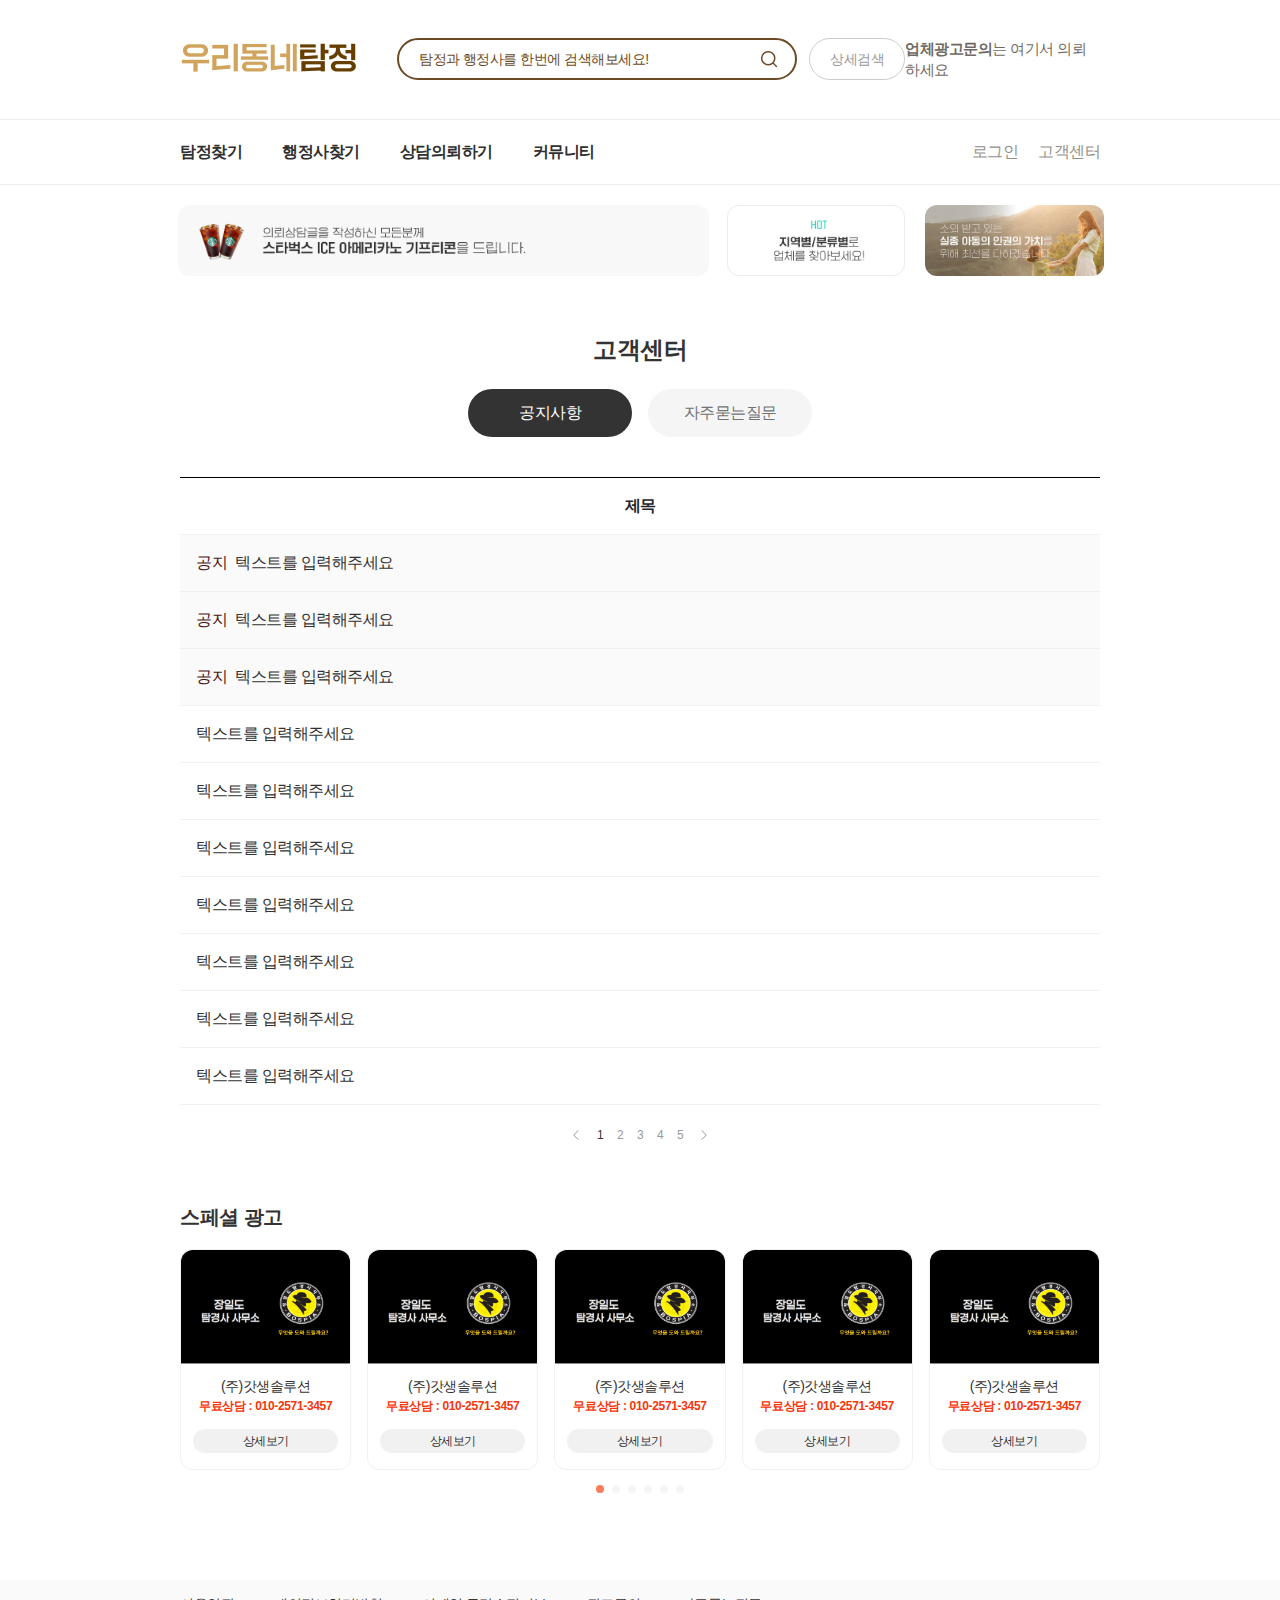
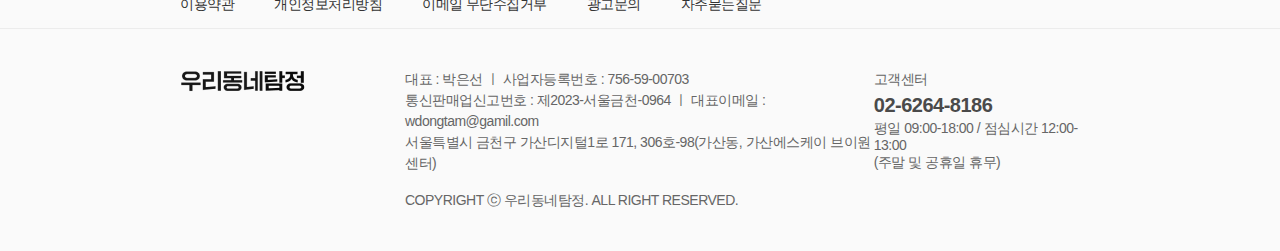
<file: assets/customer_service.html>
<!DOCTYPE html>
<html lang="en">

<head>
    <meta charset="UTF-8">
    <meta http-equiv="X-UA-Compatible" content="IE=edge">
    <meta name="viewport" content="width=device-width, initial-scale=1">

    <meta name=”format-detection” content=”no” />
    <meta property="og:url" content="">
    <meta property="og:title" content="">
    <meta property="og:type" content="">
    <meta property="og:image" content="">
    <meta property="og:description" content="">
    <meta name="title" content="">
    <meta name="Subject" content="">
    <meta name="keywords" content="">
    <meta name="Descript-xion" content="">
    <meta name="Description" content="">

    <link rel="icon" href="" type="image/x-icon" sizes="16x16">
    <link rel="stylesheet" href="css/styles.css">

    <title>우리동네탐정</title>
</head>

<body>
    <div class="wrap">
        <header id="header" class="header">
            <!-- mobile header -->
            <div class="header_wrap mo">
                <div class="header_top">
                    <a href="index.html">
                        <img src="img/logo.png" alt="">
                    </a>
                    <button type="button" data-bs-toggle="offcanvas" data-bs-target="#offcanvasRight"
                        aria-controls="offcanvasRight">
                        <i class="i i_menu"></i>
                    </button>
                </div>
                <div class="header_bottom">
                    <div class="header_input">
                        <input type="text" placeholder="탐정과 행정사를 한번에 검색해보세요!">
                        <button type="button">
                            <i class="i i_search"></i>
                        </button>
                    </div>
                </div>
            </div>

            <!-- pc header -->
            <div class="header_wrap pc">
                <div class="header_top">
                    <div class="container">
                        <div class="header_l">
                            <a href="index.html">
                                <img src="img/logo.png" alt="">
                            </a>
                            <div class="header_input">
                                <input type="text" placeholder="탐정과 행정사를 한번에 검색해보세요!">
                                <button type="button">
                                    <i class="i i_search"></i>
                                </button>
                            </div>
                            <div class="search_group">
                                <button type="button" class="header_search">상세검색</button>
                                <div class="search_box">
                                    <div class="row">
                                        <div class="col-8">
                                            <h2>지역별<button type="button" class="btn_right"></button></h2>
                                            <ul>
                                                <li>
                                                    <a href="#">전체</a>
                                                </li>
                                                <li>
                                                    <a href="#">서울</a>
                                                </li>
                                                <li>
                                                    <a href="#">경기</a>
                                                </li>
                                                <li>
                                                    <a href="#">인천</a>
                                                </li>
                                                <li>
                                                    <a href="#">대전</a>
                                                </li>
                                                <li>
                                                    <a href="#">대구</a>
                                                </li>
                                                <li>
                                                    <a href="#">부산</a>
                                                </li>
                                                <li>
                                                    <a href="#">광주</a>
                                                </li>
                                                <li>
                                                    <a href="#">울산</a>
                                                </li>
                                                <li>
                                                    <a href="#">세종</a>
                                                </li>
                                                <li>
                                                    <a href="#">강원</a>
                                                </li>
                                                <li>
                                                    <a href="#">충북</a>
                                                </li>
                                                <li>
                                                    <a href="#">충남</a>
                                                </li>
                                                <li>
                                                    <a href="#">전북</a>
                                                </li>
                                                <li>
                                                    <a href="#">전남</a>
                                                </li>
                                                <li>
                                                    <a href="#">경북</a>
                                                </li>
                                                <li>
                                                    <a href="#">경남</a>
                                                </li>
                                                <li>
                                                    <a href="#">제주</a>
                                                </li>
                                            </ul>
                                        </div>
                                        <div class="col-4">
                                            <h2>지역별<button type="button" class="btn_right"></button></h2>
                                            <ul>
                                                <li>
                                                    <a href="#">탐정</a>
                                                </li>
                                                <li>
                                                    <a href="#">행정사</a>
                                                </li>
                                                <li>
                                                    <a href="#">디지털업체</a>
                                                </li>
                                            </ul>
                                        </div>
                                    </div>
                                </div>
                            </div>

                        </div>
                        <div class="header_r">
                            <a href="#"><b>업체광고문의</b>는 여기서 의뢰하세요</a>
                        </div>
                    </div>
                </div>
                <div class="header_bottom">
                    <div class="container">
                        <div class="header_l">
                            <ul>
                                <li>
                                    <a href="#">탐정찾기</a>
                                </li>
                                <li>
                                    <a href="#">행정사찾기</a>
                                </li>
                                <li>
                                    <a href="#">상담의뢰하기</a>
                                </li>
                                <li>
                                    <a href="#">커뮤니티</a>
                                </li>
                            </ul>
                        </div>
                        <div class="header_r">
                            <ul>
                                <li>
                                    <a href="#">로그인</a>
                                </li>
                                <li>
                                    <a href="#">고객센터</a>
                                </li>
                            </ul>
                        </div>
                    </div>
                </div>
            </div>
        </header>

        <!-- s:모바일 메뉴 -->
        <div class="offcanvas offcanvas-end" tabindex="-1" id="offcanvasRight" aria-labelledby="offcanvasRightLabel">
            <div class="offcanvas-header">
                <h5>전체메뉴</h5>
                <ul>
                    <li>
                        <a href="#">로그인</a>
                    </li>
                    <li>
                        <button type="button" class="btn-close" data-bs-dismiss="offcanvas" aria-label="Close"></button>
                    </li>
                </ul>
            </div>
            <div class="offcanvas-body">
                <div class="offcanvas_banner">
                    <img src="img/sample/sample_06.png" alt="">
                </div>
                <div class="menu">
                    <h2>업체가 고민이라면 지금</h2>
                    <ul>
                        <li>
                            <a href="#">
                                <dl>
                                    <dt>
                                        <img src="img/icon/i_detective.png" alt="">
                                    </dt>
                                    <dd>탐정찾기</dd>
                                </dl>
                            </a>
                        </li>
                        <li>
                            <a href="#">
                                <dl>
                                    <dt>
                                        <img src="img/icon/i_secretary.png" alt="">
                                    </dt>
                                    <dd>행정사찾기</dd>
                                </dl>
                            </a>
                        </li>
                        <li>
                            <a href="#">
                                <dl>
                                    <dt>
                                        <img src="img/icon/i_chat_2.png" alt="">
                                    </dt>
                                    <dd>상담의뢰</dd>
                                </dl>
                            </a>
                        </li>
                    </ul>
                </div>
                <div class="notice">
                    <ul>
                        <li>공지사항</li>
                        <li>의뢰상담글을 작성하진 모든분께 스타벅스 아메리카노</li>
                        <li>
                            <button type="button">
                                <img src="img/icon/i_chevron_right_w.png" alt="">
                            </button>
                        </li>
                    </ul>
                </div>
            </div>
        </div>

        <div class="sub_wrap">
            <!-- s: 상단광고 -->
            <div class="swiper_wrap mo">
                <div class="swiper mainSwiper02">
                    <div class="swiper-wrapper">
                        <div class="swiper-slide">
                            <a href="javascript:void(0);">
                                <img src="img/sample/sample_02.png" alt="">
                            </a>
                        </div>
                        <div class="swiper-slide">
                            <a href="javascript:void(0);">
                                <img src="img/sample/sample_03.png" alt="">
                            </a>
                        </div>
                        <div class="swiper-slide">
                            <a href="javascript:void(0);">
                                <img src="img/sample/sample_04.png" alt="">
                            </a>
                        </div>
                    </div>
                </div>
            </div>
            <div class="swiper_wrap pc">
                <div class="container">
                    <div class="row mb-3">
                        <div class="col-7">
                            <img src="img/sample/sample_08.png" alt="">
                        </div>
                        <div class="col-5">
                            <div class="row">
                                <div class="col-6">
                                    <img src="img/sample/sample_09.png" alt="">
                                </div>
                                <div class="col-6">
                                    <img src="img/sample/sample_10.png" alt="">
                                </div>
                            </div>
                        </div>
                    </div>
                </div>
            </div>
            <!-- e: 상단광고 -->

            <!-- -->
            <section class="service_wrap container">
                <h1>고객센터</h1>
                <div class="tab_container">
                    <ul class="tab_nav">
                        <li class="tab_nav_item active">공지사항</li>
                        <li class="tab_nav_item">자주묻는질문</li>
                    </ul>
                    <div class="tab_content">
                        <div class="tab_pane active">
                            <table class="basic_table">
                                <thead>
                                    <tr>
                                        <th>제목</th>
                                    </tr>
                                </thead>
                                <tbody>
                                    <tr class="bg_gray">
                                        <td><span>공지</span>텍스트를 입력해주세요</td>
                                    </tr>
                                    <tr class="bg_gray">
                                        <td><span>공지</span>텍스트를 입력해주세요</td>
                                    </tr>
                                    <tr class="bg_gray">
                                        <td><span>공지</span>텍스트를 입력해주세요</td>
                                    </tr>
                                    <tr>
                                        <td>텍스트를 입력해주세요</td>
                                    </tr>
                                    <tr>
                                        <td>텍스트를 입력해주세요</td>
                                    </tr>
                                    <tr>
                                        <td>텍스트를 입력해주세요</td>
                                    </tr>
                                    <tr>
                                        <td>텍스트를 입력해주세요</td>
                                    </tr>
                                    <tr>
                                        <td>텍스트를 입력해주세요</td>
                                    </tr>
                                    <tr>
                                        <td>텍스트를 입력해주세요</td>
                                    </tr>
                                    <tr>
                                        <td>텍스트를 입력해주세요</td>
                                    </tr>
                                </tbody>
                            </table>
                            <ul class="pagination">
                                <li class="prev">
                                    <img src="img/icon/i_chevron_left.svg" alt="">
                                </li>
                                <li class="active">1</li>
                                <li>2</li>
                                <li>3</li>
                                <li>4</li>
                                <li>5</li>
                                <li class="next">
                                    <img src="img/icon/i_chevron_right.svg" alt="">
                                </li>
                            </ul>
                        </div>
                        <div class="tab_pane">
                            <ul class="nested_tab_nav">
                                <li class="nested_tab_nav_item active">일반 고객</li>
                                <li class="nested_tab_nav_item">기업 고객</li>
                            </ul>
                            <div class="nested_tab_content">
                                <div class="nested_tab_pane active">
                                    <div class="accordion">
                                        <div class="accordion_item">
                                            <h3 class="accordion_title"><span>Q.</span>제목을 입력해주세요</h3>
                                            <div class="accordion_content">
                                                <p><span>A.</span>제목을 입력해주세요</p>
                                            </div>
                                        </div>
                                        <div class="accordion_item">
                                            <h3 class="accordion_title"><span>Q.</span>제목을 입력해주세요</h3>
                                            <div class="accordion_content">
                                                <p><span>A.</span>제목을 입력해주세요</p>
                                            </div>
                                        </div>
                                        <div class="accordion_item">
                                            <h3 class="accordion_title"><span>Q.</span>제목을 입력해주세요</h3>
                                            <div class="accordion_content">
                                                <p><span>A.</span>제목을 입력해주세요</p>
                                            </div>
                                        </div>
                                    </div>
                                </div>
                                <div class="nested_tab_pane">
                                    <div class="accordion">
                                        <div class="accordion_item">
                                            <h3 class="accordion_title"><span>Q.</span>제목을 입력해주세요</h3>
                                            <div class="accordion_content">
                                                <p><span>A.</span>제목을 입력해주세요</p>
                                            </div>
                                        </div>
                                        <div class="accordion_item">
                                            <h3 class="accordion_title"><span>Q.</span>제목을 입력해주세요</h3>
                                            <div class="accordion_content">
                                                <p><span>A.</span>제목을 입력해주세요</p>
                                            </div>
                                        </div>
                                        <div class="accordion_item">
                                            <h3 class="accordion_title"><span>Q.</span>제목을 입력해주세요</h3>
                                            <div class="accordion_content">
                                                <p><span>A.</span>제목을 입력해주세요</p>
                                            </div>
                                        </div>
                                    </div>
                                </div>
                            </div>
                        </div>
                    </div>
                </div>
            </section>

            <section class="ad_wrap">
                <div class="item_area">
                    <h4>스페셜 광고</h4>
                    <div class="swiper_area mo">
                        <div class="swiper special_ad">
                            <div class="swiper-wrapper">
                                <div class="swiper-slide">
                                    <div class="special_box">
                                        <img src="img/sample/sample_01.png" alt="">
                                        <div class="special_box_info">
                                            <h1>(주)갓생솔루션</h1>
                                            <p>무료상담 : 010-2571-3457</p>
                                            <button type="button">상세보기</button>
                                        </div>
                                    </div>
                                </div>
                                <div class="swiper-slide">
                                    <div class="special_box">
                                        <img src="img/sample/sample_01.png" alt="">
                                        <div class="special_box_info">
                                            <h1>(주)갓생솔루션</h1>
                                            <p>무료상담 : 010-2571-3457</p>
                                            <button type="button">상세보기</button>
                                        </div>
                                    </div>
                                </div>
                                <div class="swiper-slide">
                                    <div class="special_box">
                                        <img src="img/sample/sample_01.png" alt="">
                                        <div class="special_box_info">
                                            <h1>(주)갓생솔루션</h1>
                                            <p>무료상담 : 010-2571-3457</p>
                                            <button type="button">상세보기</button>
                                        </div>
                                    </div>
                                </div>
                                <div class="swiper-slide">
                                    <div class="special_box">
                                        <img src="img/sample/sample_01.png" alt="">
                                        <div class="special_box_info">
                                            <h1>(주)갓생솔루션</h1>
                                            <p>무료상담 : 010-2571-3457</p>
                                            <button type="button">상세보기</button>
                                        </div>
                                    </div>
                                </div>
                            </div>
                        </div>
                    </div>

                    <div class="special_wrap pc">
                        <div class="swiper pc_special_ad">
                            <div class="swiper-wrapper">
                                <div class="swiper-slide">
                                    <div class="special_box">
                                        <img src="img/sample/sample_01.png" alt="">
                                        <div class="special_box_info">
                                            <h1>(주)갓생솔루션</h1>
                                            <p>무료상담 : 010-2571-3457</p>
                                            <button type="button">상세보기</button>
                                        </div>
                                    </div>
                                </div>
                                <div class="swiper-slide">
                                    <div class="special_box">
                                        <img src="img/sample/sample_01.png" alt="">
                                        <div class="special_box_info">
                                            <h1>(주)갓생솔루션</h1>
                                            <p>무료상담 : 010-2571-3457</p>
                                            <button type="button">상세보기</button>
                                        </div>
                                    </div>
                                </div>
                                <div class="swiper-slide">
                                    <div class="special_box">
                                        <img src="img/sample/sample_01.png" alt="">
                                        <div class="special_box_info">
                                            <h1>(주)갓생솔루션</h1>
                                            <p>무료상담 : 010-2571-3457</p>
                                            <button type="button">상세보기</button>
                                        </div>
                                    </div>
                                </div>
                                <div class="swiper-slide">
                                    <div class="special_box">
                                        <img src="img/sample/sample_01.png" alt="">
                                        <div class="special_box_info">
                                            <h1>(주)갓생솔루션</h1>
                                            <p>무료상담 : 010-2571-3457</p>
                                            <button type="button">상세보기</button>
                                        </div>
                                    </div>
                                </div>
                                <div class="swiper-slide">
                                    <div class="special_box">
                                        <img src="img/sample/sample_01.png" alt="">
                                        <div class="special_box_info">
                                            <h1>(주)갓생솔루션</h1>
                                            <p>무료상담 : 010-2571-3457</p>
                                            <button type="button">상세보기</button>
                                        </div>
                                    </div>
                                </div>
                                <div class="swiper-slide">
                                    <div class="special_box">
                                        <img src="img/sample/sample_01.png" alt="">
                                        <div class="special_box_info">
                                            <h1>(주)갓생솔루션</h1>
                                            <p>무료상담 : 010-2571-3457</p>
                                            <button type="button">상세보기</button>
                                        </div>
                                    </div>
                                </div>
                                <div class="swiper-slide">
                                    <div class="special_box">
                                        <img src="img/sample/sample_01.png" alt="">
                                        <div class="special_box_info">
                                            <h1>(주)갓생솔루션</h1>
                                            <p>무료상담 : 010-2571-3457</p>
                                            <button type="button">상세보기</button>
                                        </div>
                                    </div>
                                </div>
                                <div class="swiper-slide">
                                    <div class="special_box">
                                        <img src="img/sample/sample_01.png" alt="">
                                        <div class="special_box_info">
                                            <h1>(주)갓생솔루션</h1>
                                            <p>무료상담 : 010-2571-3457</p>
                                            <button type="button">상세보기</button>
                                        </div>
                                    </div>
                                </div>
                                <div class="swiper-slide">
                                    <div class="special_box">
                                        <img src="img/sample/sample_01.png" alt="">
                                        <div class="special_box_info">
                                            <h1>(주)갓생솔루션</h1>
                                            <p>무료상담 : 010-2571-3457</p>
                                            <button type="button">상세보기</button>
                                        </div>
                                    </div>
                                </div>
                                <div class="swiper-slide">
                                    <div class="special_box">
                                        <img src="img/sample/sample_01.png" alt="">
                                        <div class="special_box_info">
                                            <h1>(주)갓생솔루션</h1>
                                            <p>무료상담 : 010-2571-3457</p>
                                            <button type="button">상세보기</button>
                                        </div>
                                    </div>
                                </div>
                            </div>
                            <div class="swiper-pagination"></div>
                        </div>
                    </div>
                </div>
            </section>


        </div>


        <footer id="footer" class="footer">
            <!-- mobile footer -->
            <div class="footer_wrap mo">
                <div class="footer_top">
                    <ul>
                        <li>
                            <a href="#">이용약관</a>
                        </li>
                        <li>
                            <a href="#">개인정보처리방침</a>
                        </li>
                        <li>
                            <a href="#">이메일 무단수집거부</a>
                        </li>
                        <li>
                            <a href="#">광고문의</a>
                        </li>
                    </ul>
                </div>
                <div class="footer_bottom">
                    <ul>
                        <li>
                            <a href="#">고객센터</a>
                        </li>
                        <li>
                            <a href="#">자주묻는질문</a>
                        </li>
                    </ul>
                    <address>
                        상호명 : 우리동네탐정<br>
                        대표 : 박은선 ㅣ 사업자등록번호 : 756-59-00703<br>
                        통신판매업신고번호 : 제2023-서울금천-0964<br>
                        대표이메일 : wdongtam@gamil.com<br>
                        서울특별시 금천구 가산디지털1로 171, 306호-98<br>
                        (가산동, 가산에스케이 브이원 센터)
                    </address>
                    <p>COPYRIGHT ⓒ 우리동네탐정. ALL RIGHT RESERVED.</p>
                </div>
            </div>

            <!-- pc footer -->
            <div class="footer_wrap pc">
                <div class="footer_top">
                    <div class="container">
                        <ul>
                            <li>
                                <a href="#">이용약관</a>
                            </li>
                            <li>
                                <a href="#">개인정보처리방침</a>
                            </li>
                            <li>
                                <a href="#">이메일 무단수집거부</a>
                            </li>
                            <li>
                                <a href="#">광고문의</a>
                            </li>
                            <li>
                                <a href="#">자주묻는질문</a>
                            </li>
                        </ul>
                    </div>
                </div>
                <div class="footer_bottom">
                    <div class="container">
                        <div class="footer_l">
                            <a href="#">
                                <img src="img/logo_b.png" alt="">
                            </a>
                            <address>
                                대표 : 박은선 ㅣ 사업자등록번호 : 756-59-00703<br>
                                통신판매업신고번호 : 제2023-서울금천-0964 ㅣ 대표이메일 : wdongtam@gamil.com<br>
                                서울특별시 금천구 가산디지털1로 171, 306호-98(가산동, 가산에스케이 브이원 센터)
                                <p>COPYRIGHT ⓒ 우리동네탐정. ALL RIGHT RESERVED.</p>
                            </address>
                        </div>
                        <div class="footer_r">
                            <p>고객센터</p>
                            <a href="tel:02-6264-8186">02-6264-8186</a>
                            <h6>평일 09:00-18:00 / 점심시간 12:00-13:00<br>
                                (주말 및 공휴일 휴무)</h6>
                        </div>
                    </div>
                </div>
            </div>
        </footer>

        <div class="fixed_menu mo">
            <div class="fixed_wrap">
                <ul>
                    <li>
                        <a href="#">
                            <dl>
                                <dt>
                                    <img src="img/icon/i_map.png" alt="">
                                </dt>
                                <dd>지역별</dd>
                            </dl>
                        </a>
                    </li>
                    <li>
                        <a href="#">
                            <dl>
                                <dt>
                                    <img src="img/icon/i_sliders.png" alt="">
                                </dt>
                                <dd>분야별</dd>
                            </dl>
                        </a>
                    </li>
                    <li>
                        <a href="#">
                            <dl>
                                <dt>
                                    <img src="img/icon/i_chat.png" alt="">
                                </dt>
                                <dd>상담의뢰</dd>
                            </dl>
                        </a>
                    </li>
                    <li>
                        <a href="#">
                            <dl>
                                <dt>
                                    <img src="img/icon/i_call_center.png" alt="">
                                </dt>
                                <dd>고객센터</dd>
                            </dl>
                        </a>
                    </li>
                    <li>
                        <a href="#">
                            <dl>
                                <dt>
                                    <img src="img/icon/i_person.png" alt="">
                                </dt>
                                <dd>MY</dd>
                            </dl>
                        </a>
                    </li>
                </ul>
            </div>
        </div>
    </div>


    <script src="lib/jquery.min.js"></script>
    <script src="lib/bootstrap.bundle.min.js"></script>
    <script src="lib/swiper-bundle.min.js"></script>
    <script src="js/swiper.js"></script>
    <script src="js/examples.js"></script>

</body>

</html>
</file>
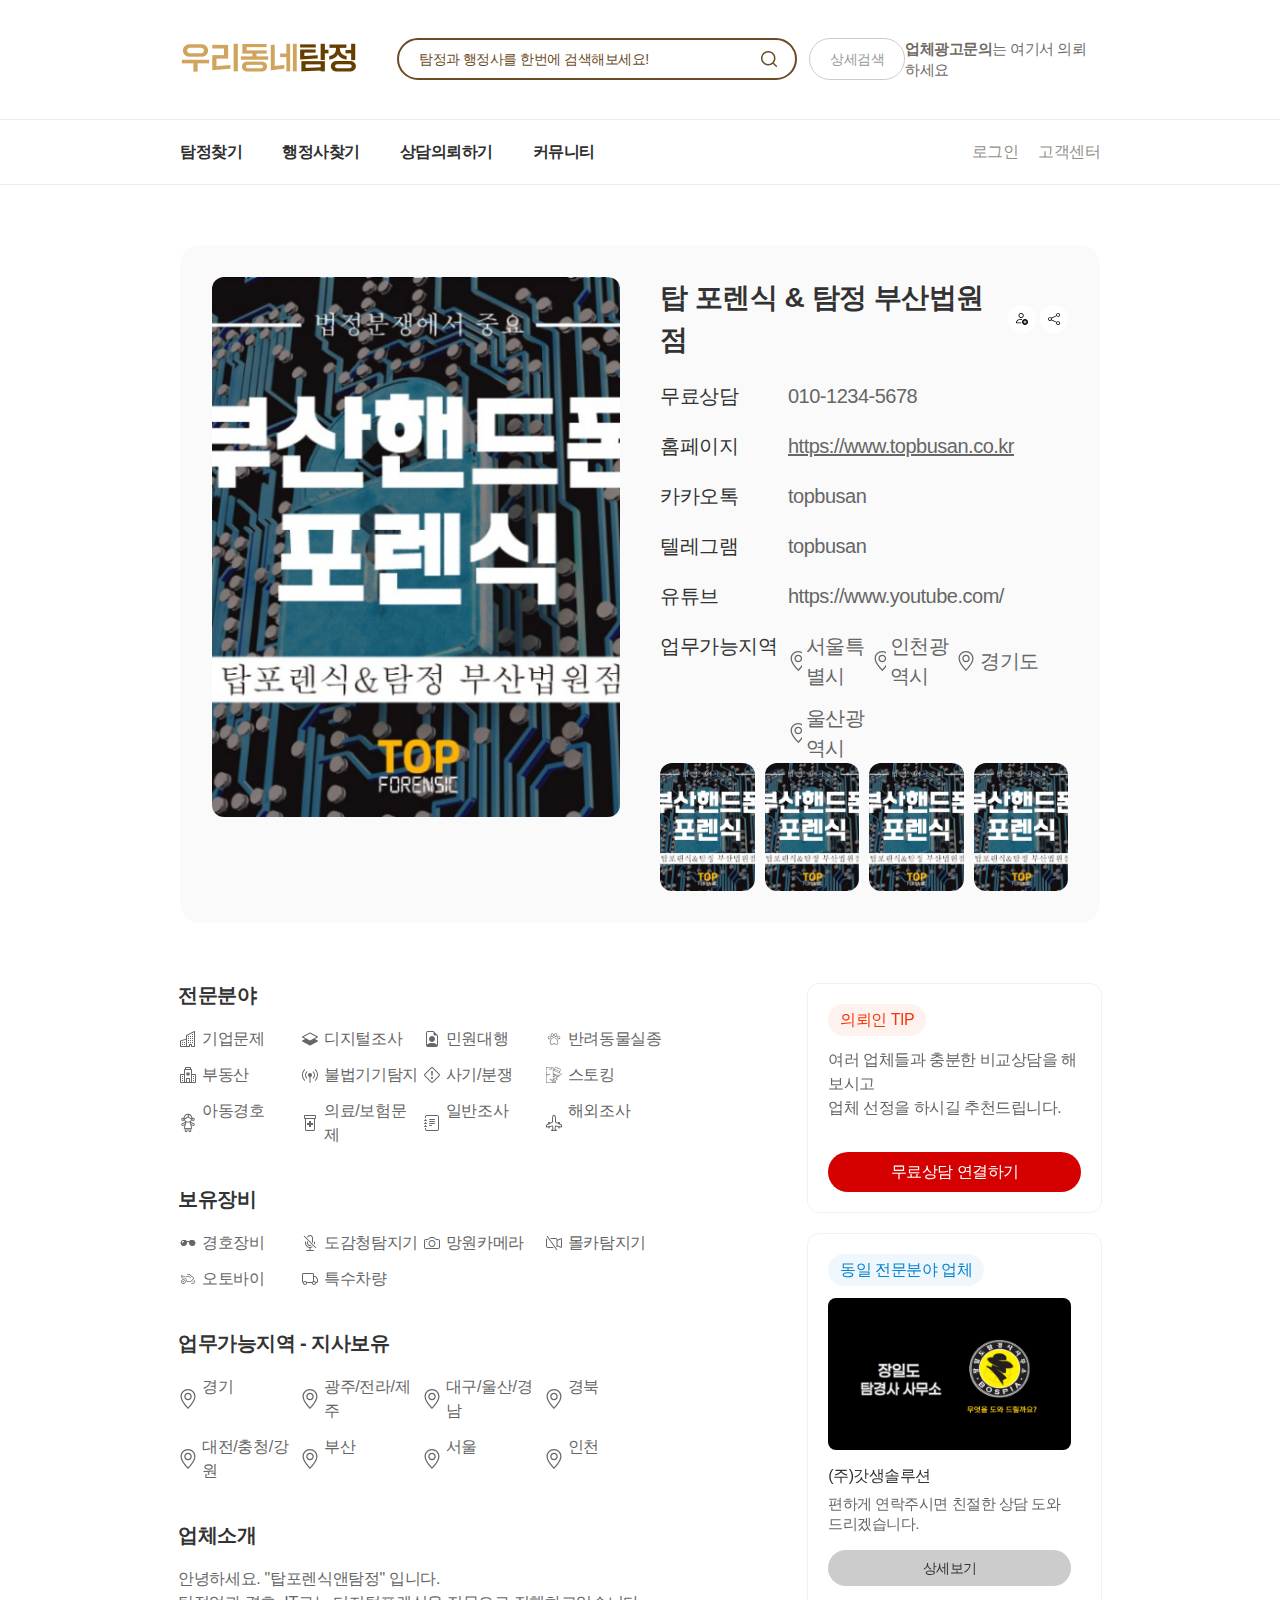
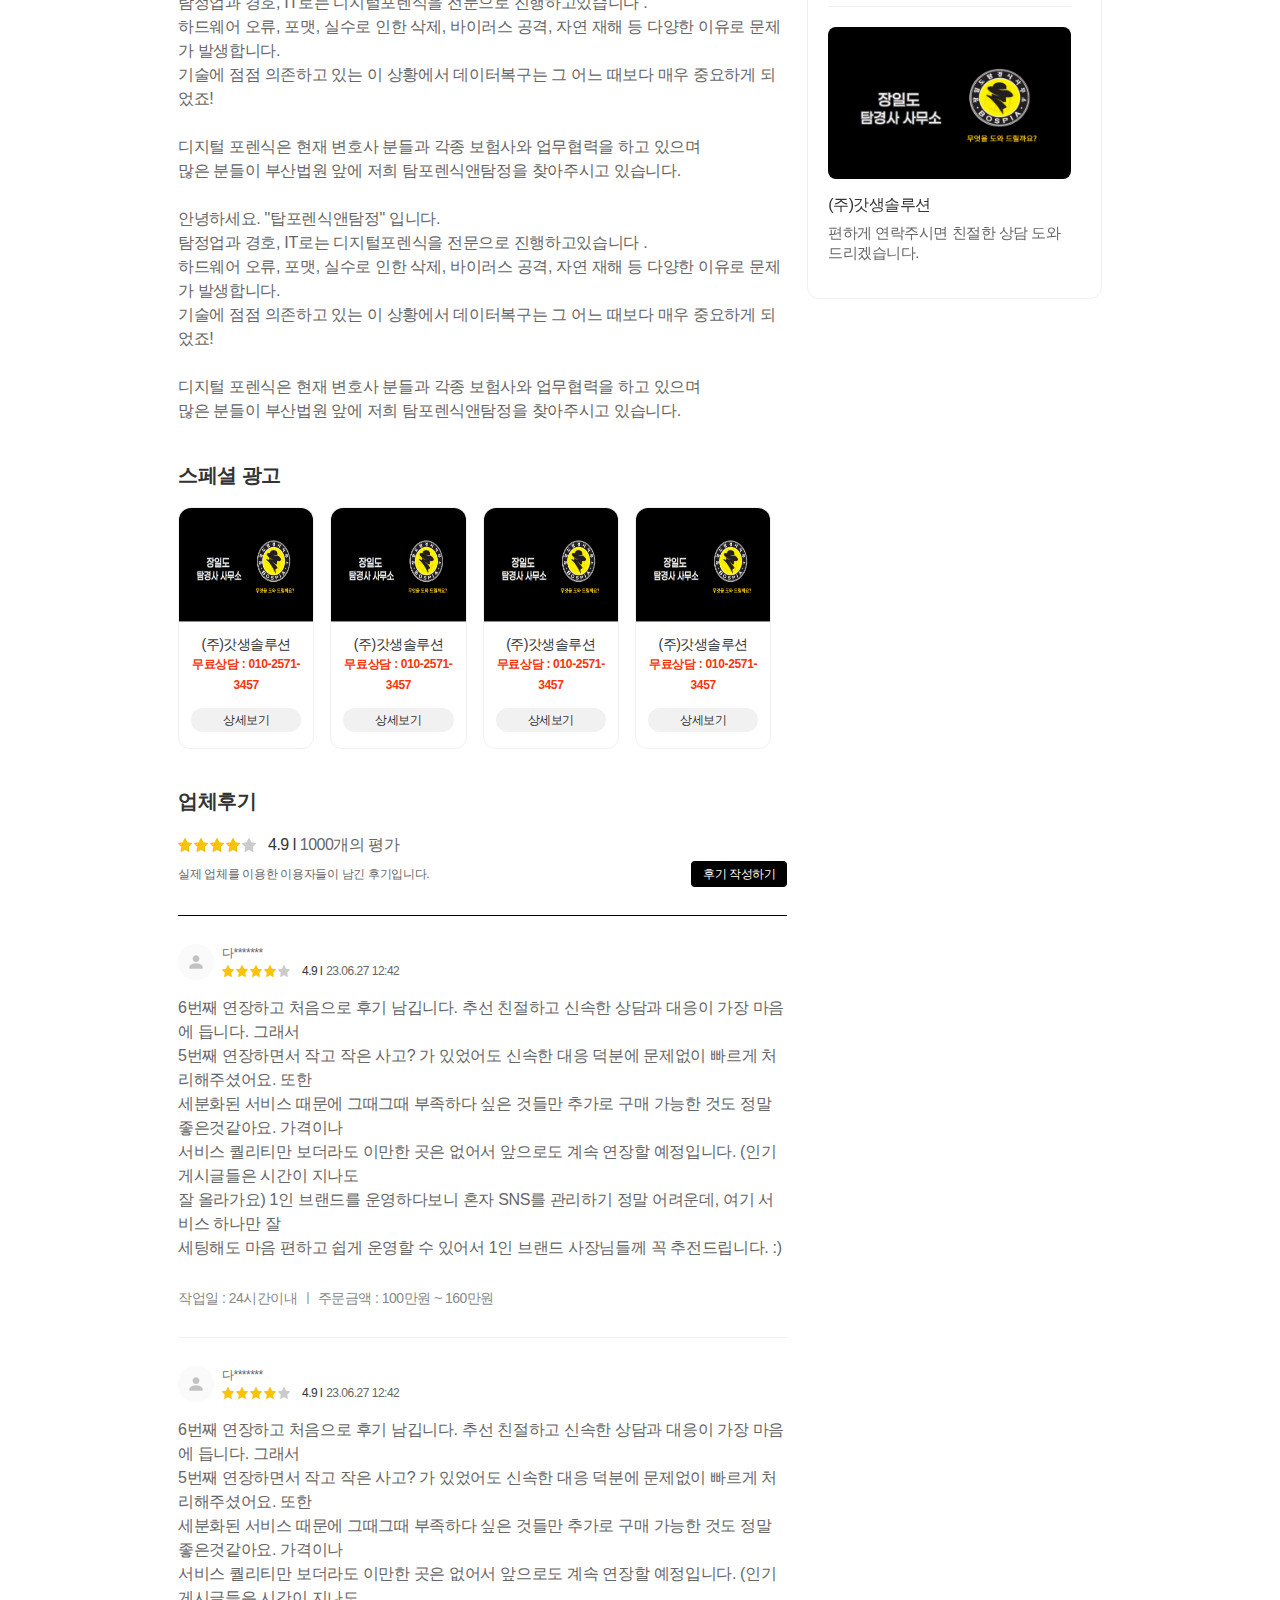
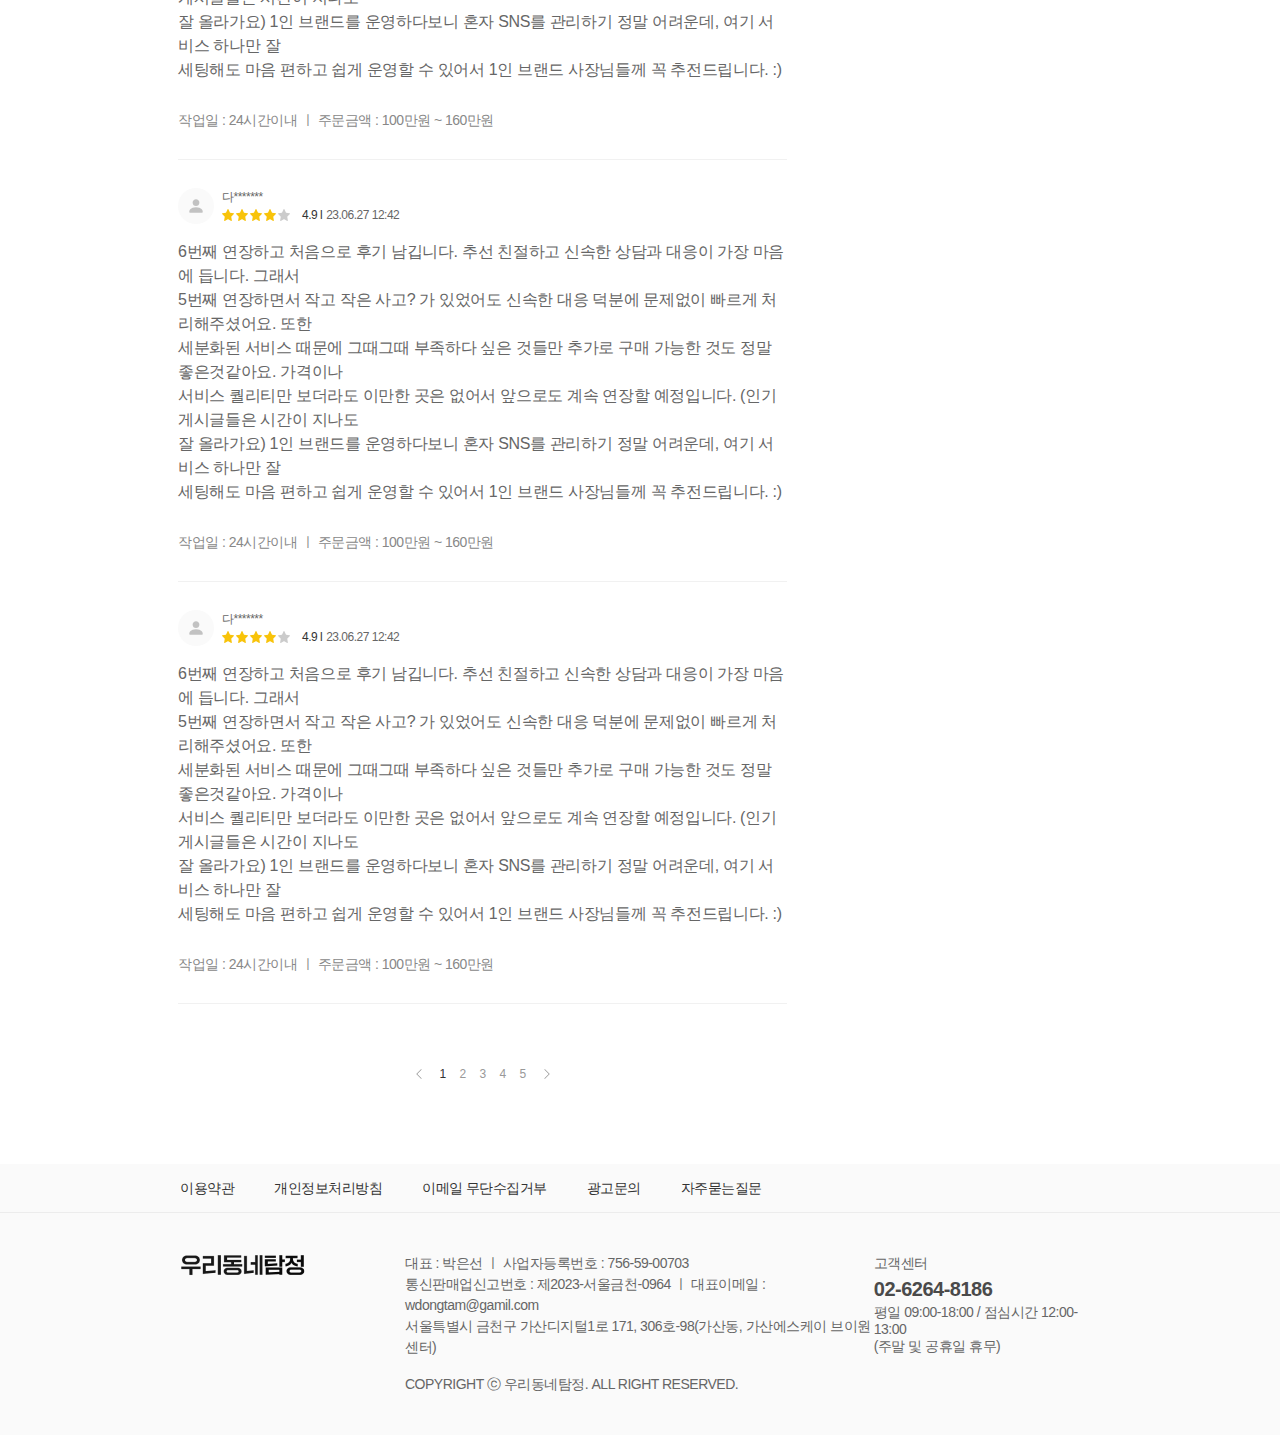
<file: assets/detail.html>
<!DOCTYPE html>
<html lang="en">

<head>
    <meta charset="UTF-8">
    <meta http-equiv="X-UA-Compatible" content="IE=edge">
    <meta name="viewport" content="width=device-width, initial-scale=1">

    <meta name=”format-detection” content=”no” />
    <meta property="og:url" content="">
    <meta property="og:title" content="">
    <meta property="og:type" content="">
    <meta property="og:image" content="">
    <meta property="og:description" content="">
    <meta name="title" content="">
    <meta name="Subject" content="">
    <meta name="keywords" content="">
    <meta name="Descript-xion" content="">
    <meta name="Description" content="">

    <link rel="icon" href="" type="image/x-icon" sizes="16x16">
    <link rel="stylesheet" href="css/styles.css">

    <title>우리동네탐정</title>
</head>

<body>
    <div class="wrap">
        <header id="header" class="header">
            <!-- mobile header -->
            <div class="header_wrap mo">
                <div class="header_top">
                    <a href="index.html">
                        <img src="img/logo.png" alt="">
                    </a>
                    <button type="button" data-bs-toggle="offcanvas" data-bs-target="#offcanvasRight"
                        aria-controls="offcanvasRight">
                        <i class="i i_menu"></i>
                    </button>
                </div>
                <div class="header_bottom">
                    <div class="header_input">
                        <input type="text" placeholder="탐정과 행정사를 한번에 검색해보세요!">
                        <button type="button">
                            <i class="i i_search"></i>
                        </button>
                    </div>
                </div>
            </div>

            <!-- pc header -->
            <div class="header_wrap pc">
                <div class="header_top">
                    <div class="container">
                        <div class="header_l">
                            <a href="index.html">
                                <img src="img/logo.png" alt="">
                            </a>
                            <div class="header_input">
                                <input type="text" placeholder="탐정과 행정사를 한번에 검색해보세요!">
                                <button type="button">
                                    <i class="i i_search"></i>
                                </button>
                            </div>
                            <div class="search_group">
                                <button type="button" class="header_search">상세검색</button>
                                <div class="search_box">
                                    <div class="row">
                                        <div class="col-8">
                                            <h2>지역별<button type="button" class="btn_right"></button></h2>
                                            <ul>
                                                <li>
                                                    <a href="#">전체</a>
                                                </li>
                                                <li>
                                                    <a href="#">서울</a>
                                                </li>
                                                <li>
                                                    <a href="#">경기</a>
                                                </li>
                                                <li>
                                                    <a href="#">인천</a>
                                                </li>
                                                <li>
                                                    <a href="#">대전</a>
                                                </li>
                                                <li>
                                                    <a href="#">대구</a>
                                                </li>
                                                <li>
                                                    <a href="#">부산</a>
                                                </li>
                                                <li>
                                                    <a href="#">광주</a>
                                                </li>
                                                <li>
                                                    <a href="#">울산</a>
                                                </li>
                                                <li>
                                                    <a href="#">세종</a>
                                                </li>
                                                <li>
                                                    <a href="#">강원</a>
                                                </li>
                                                <li>
                                                    <a href="#">충북</a>
                                                </li>
                                                <li>
                                                    <a href="#">충남</a>
                                                </li>
                                                <li>
                                                    <a href="#">전북</a>
                                                </li>
                                                <li>
                                                    <a href="#">전남</a>
                                                </li>
                                                <li>
                                                    <a href="#">경북</a>
                                                </li>
                                                <li>
                                                    <a href="#">경남</a>
                                                </li>
                                                <li>
                                                    <a href="#">제주</a>
                                                </li>
                                            </ul>
                                        </div>
                                        <div class="col-4">
                                            <h2>지역별<button type="button" class="btn_right"></button></h2>
                                            <ul>
                                                <li>
                                                    <a href="#">탐정</a>
                                                </li>
                                                <li>
                                                    <a href="#">행정사</a>
                                                </li>
                                                <li>
                                                    <a href="#">디지털업체</a>
                                                </li>
                                            </ul>
                                        </div>
                                    </div>
                                </div>
                            </div>

                        </div>
                        <div class="header_r">
                            <a href="#"><b>업체광고문의</b>는 여기서 의뢰하세요</a>
                        </div>
                    </div>
                </div>
                <div class="header_bottom">
                    <div class="container">
                        <div class="header_l">
                            <ul>
                                <li>
                                    <a href="#">탐정찾기</a>
                                </li>
                                <li>
                                    <a href="#">행정사찾기</a>
                                </li>
                                <li>
                                    <a href="#">상담의뢰하기</a>
                                </li>
                                <li>
                                    <a href="#">커뮤니티</a>
                                </li>
                            </ul>
                        </div>
                        <div class="header_r">
                            <ul>
                                <li>
                                    <a href="#">로그인</a>
                                </li>
                                <li>
                                    <a href="#">고객센터</a>
                                </li>
                            </ul>
                        </div>
                    </div>
                </div>
            </div>
        </header>

        <!-- s:모바일 메뉴 -->
        <div class="offcanvas offcanvas-end" tabindex="-1" id="offcanvasRight" aria-labelledby="offcanvasRightLabel">
            <div class="offcanvas-header">
                <h5>전체메뉴</h5>
                <ul>
                    <li>
                        <a href="#">로그인</a>
                    </li>
                    <li>
                        <button type="button" class="btn-close" data-bs-dismiss="offcanvas" aria-label="Close"></button>
                    </li>
                </ul>
            </div>
            <div class="offcanvas-body">
                <div class="offcanvas_banner">
                    <img src="img/sample/sample_06.png" alt="">
                </div>
                <div class="menu">
                    <h2>업체가 고민이라면 지금</h2>
                    <ul>
                        <li>
                            <a href="#">
                                <dl>
                                    <dt>
                                        <img src="img/icon/i_detective.png" alt="">
                                    </dt>
                                    <dd>탐정찾기</dd>
                                </dl>
                            </a>
                        </li>
                        <li>
                            <a href="#">
                                <dl>
                                    <dt>
                                        <img src="img/icon/i_secretary.png" alt="">
                                    </dt>
                                    <dd>행정사찾기</dd>
                                </dl>
                            </a>
                        </li>
                        <li>
                            <a href="#">
                                <dl>
                                    <dt>
                                        <img src="img/icon/i_chat_2.png" alt="">
                                    </dt>
                                    <dd>상담의뢰</dd>
                                </dl>
                            </a>
                        </li>
                    </ul>
                </div>
                <div class="notice">
                    <ul>
                        <li>공지사항</li>
                        <li>의뢰상담글을 작성하진 모든분께 스타벅스 아메리카노</li>
                        <li>
                            <button type="button">
                                <img src="img/icon/i_chevron_right_w.png" alt="">
                            </button>
                        </li>
                    </ul>
                </div>
            </div>
        </div>

        <section class="sub_wrap">
            <div class="container">
                <div class="detail_top mo">
                    <div class="row">
                        <div class="col-12">
                            <div style="--swiper-navigation-color: #fff; --swiper-pagination-color: #fff"
                                class="swiper detail_img_02">
                                <div class="swiper-wrapper">
                                    <div class="swiper-slide">
                                        <img src="img/sample/sample_11.png" />
                                    </div>
                                    <div class="swiper-slide">
                                        <img src="img/sample/sample_11.png" />
                                    </div>
                                    <div class="swiper-slide">
                                        <img src="img/sample/sample_11.png" />
                                    </div>
                                    <div class="swiper-slide">
                                        <img src="img/sample/sample_11.png" />
                                    </div>
                                </div>
                            </div>
                            <div thumbsSlider="" class="swiper detail_img_01">
                                <div class="swiper-wrapper">
                                    <div class="swiper-slide">
                                        <img src="img/sample/sample_11.png" />
                                    </div>
                                    <div class="swiper-slide">
                                        <img src="img/sample/sample_11.png" />
                                    </div>
                                    <div class="swiper-slide">
                                        <img src="img/sample/sample_11.png" />
                                    </div>
                                    <div class="swiper-slide">
                                        <img src="img/sample/sample_11.png" />
                                    </div>
                                </div>
                            </div>
                        </div>
                        <div class="col-12">
                            <div class="detail_info">
                                <div class="detail_title">
                                    <h1>탑 포렌식 & 탐정 부산법원점</h1>
                                    <ul>
                                        <li>
                                            <i class="i i_person_add"></i>
                                        </li>
                                        <li>
                                            <i class="i i_share"></i>
                                        </li>
                                    </ul>
                                </div>
                                <dl>
                                    <dt>무료상담</dt>
                                    <dd>010-1234-5678</dd>
                                    <dt>홈페이지</dt>
                                    <dd class="td_unline"><a href="">https://www.topbusan.co.kr</a></dd>
                                    <dt>카카오톡</dt>
                                    <dd>topbusan</dd>
                                    <dt>텔레그램</dt>
                                    <dd>topbusan</dd>
                                    <dt>유튜브</dt>
                                    <dd>https://www.youtube.com/</dd>
                                    <dt>업무가능지역</dt>
                                    <dd>
                                        <ul class="area">
                                            <li><i class="i i_pin"></i>서울특별시</li>
                                            <li><i class="i i_pin"></i>인천광역시</li>
                                            <li><i class="i i_pin"></i>경기도</li>
                                            <li><i class="i i_pin"></i>울산광역시</li>
                                        </ul>
                                    </dd>
                                </dl>
                            </div>
                        </div>
                    </div>
                </div>

                <div class="detail_top pc">
                    <div class="row">
                        <div class="col-6">
                            <div style="--swiper-navigation-color: #fff; --swiper-pagination-color: #fff"
                                class="swiper detail_img_04">
                                <div class="swiper-wrapper">
                                    <div class="swiper-slide">
                                        <img src="img/sample/sample_11.png" />
                                    </div>
                                    <div class="swiper-slide">
                                        <img src="img/sample/sample_11.png" />
                                    </div>
                                    <div class="swiper-slide">
                                        <img src="img/sample/sample_11.png" />
                                    </div>
                                    <div class="swiper-slide">
                                        <img src="img/sample/sample_11.png" />
                                    </div>
                                </div>
                            </div>
                        </div>
                        <div class="col-6 d-flex">
                            <div class="detail_info">
                                <div class="detail_title">
                                    <h1>탑 포렌식 & 탐정 부산법원점</h1>
                                    <ul>
                                        <li>
                                            <i class="i i_person_add"></i>
                                        </li>
                                        <li>
                                            <i class="i i_share"></i>
                                        </li>

                                    </ul>
                                </div>
                                <dl>
                                    <dt>무료상담</dt>
                                    <dd>010-1234-5678</dd>
                                    <dt>홈페이지</dt>
                                    <dd class="td_unline"><a href="">https://www.topbusan.co.kr</a></dd>
                                    <dt>카카오톡</dt>
                                    <dd>topbusan</dd>
                                    <dt>텔레그램</dt>
                                    <dd>topbusan</dd>
                                    <dt>유튜브</dt>
                                    <dd>https://www.youtube.com/</dd>
                                    <dt>업무가능지역</dt>
                                    <dd>
                                        <ul class="area">
                                            <li><i class="i i_pin"></i>서울특별시</li>
                                            <li><i class="i i_pin"></i>인천광역시</li>
                                            <li><i class="i i_pin"></i>경기도</li>
                                            <li><i class="i i_pin"></i>울산광역시</li>
                                        </ul>
                                    </dd>
                                </dl>
                            </div>
                            <div thumbsSlider="" class="swiper detail_img_03">
                                <div class="swiper-wrapper">
                                    <div class="swiper-slide">
                                        <img src="img/sample/sample_11.png" />
                                    </div>
                                    <div class="swiper-slide">
                                        <img src="img/sample/sample_11.png" />
                                    </div>
                                    <div class="swiper-slide">
                                        <img src="img/sample/sample_11.png" />
                                    </div>
                                    <div class="swiper-slide">
                                        <img src="img/sample/sample_11.png" />
                                    </div>
                                </div>
                            </div>
                        </div>
                    </div>
                </div>

                <div class="detail_body">
                    <div class="row">
                        <div class="col-12 col-lg-8">
                            <div class="item_area">
                                <h4>전문분야</h4>
                                <div class="row">
                                    <div class="col-4 col-lg-3 item">
                                        <img src="img/icon/i_icon_01.svg" alt="기업문제">
                                        기업문제
                                    </div>
                                    <div class="col-4 col-lg-3 item">
                                        <img src="img/icon/i_icon_02.svg" alt="디지털조사">
                                        디지털조사
                                    </div>
                                    <div class="col-4 col-lg-3 item">
                                        <img src="img/icon/i_icon_03.svg" alt="민원대행">
                                        민원대행
                                    </div>
                                    <div class="col-4 col-lg-3 item">
                                        <img src="img/icon/i_icon_04.svg" alt="반려동물실종">
                                        반려동물실종
                                    </div>
                                    <div class="col-4 col-lg-3 item">
                                        <img src="img/icon/i_icon_05.svg" alt="부동산">
                                        부동산
                                    </div>
                                    <div class="col-4 col-lg-3 item">
                                        <img src="img/icon/i_icon_06.svg" alt="불법기기탐지">
                                        불법기기탐지
                                    </div>
                                    <div class="col-4 col-lg-3 item">
                                        <img src="img/icon/i_icon_07.svg" alt="사기/분쟁">
                                        사기/분쟁
                                    </div>
                                    <div class="col-4 col-lg-3 item">
                                        <img src="img/icon/i_icon_08.svg" alt="스토킹">
                                        스토킹
                                    </div>
                                    <div class="col-4 col-lg-3 item">
                                        <img src="img/icon/i_icon_09.svg" alt="아동경호">
                                        아동경호
                                    </div>
                                    <div class="col-4 col-lg-3 item">
                                        <img src="img/icon/i_icon_10.svg" alt="의료/보험문제">
                                        의료/보험문제
                                    </div>
                                    <div class="col-4 col-lg-3 item">
                                        <img src="img/icon/i_icon_11.svg" alt="일반조사">
                                        일반조사
                                    </div>
                                    <div class="col-4 col-lg-3 item">
                                        <img src="img/icon/i_icon_12.svg" alt="해외조사">
                                        해외조사
                                    </div>
                                </div>
                            </div>
                            <div class="item_area">
                                <h4>보유장비</h4>
                                <div class="row">
                                    <div class="col-4 col-lg-3 item">
                                        <img src="img/icon/i_icon_13.svg" alt="경호장비">
                                        경호장비
                                    </div>
                                    <div class="col-4 col-lg-3 item">
                                        <img src="img/icon/i_icon_14.svg" alt="도감청탐지기">
                                        도감청탐지기
                                    </div>
                                    <div class="col-4 col-lg-3 item">
                                        <img src="img/icon/i_icon_15.svg" alt="망원카메라">
                                        망원카메라
                                    </div>
                                    <div class="col-4 col-lg-3 item">
                                        <img src="img/icon/i_icon_16.svg" alt="몰카탐지기">
                                        몰카탐지기
                                    </div>
                                    <div class="col-4 col-lg-3 item">
                                        <img src="img/icon/i_icon_17.svg" alt="오토바이">
                                        오토바이
                                    </div>
                                    <div class="col-4 col-lg-3 item">
                                        <img src="img/icon/i_icon_18.svg" alt="특수차량">
                                        특수차량
                                    </div>
                                </div>
                            </div>
                            <div class="item_area">
                                <h4>업무가능지역 - 지사보유</h4>
                                <div class="row">
                                    <div class="col-4 col-lg-3 item">
                                        <img src="img/icon/i_pin.svg" alt="">
                                        경기
                                    </div>
                                    <div class="col-4 col-lg-3 item">
                                        <img src="img/icon/i_pin.svg" alt="">
                                        광주/전라/제주
                                    </div>
                                    <div class="col-4 col-lg-3 item">
                                        <img src="img/icon/i_pin.svg" alt="">
                                        대구/울산/경남
                                    </div>
                                    <div class="col-4 col-lg-3 item">
                                        <img src="img/icon/i_pin.svg" alt="">
                                        경북
                                    </div>
                                    <div class="col-4 col-lg-3 item">
                                        <img src="img/icon/i_pin.svg" alt="">
                                        대전/충청/강원
                                    </div>
                                    <div class="col-4 col-lg-3 item">
                                        <img src="img/icon/i_pin.svg" alt="">
                                        부산
                                    </div>
                                    <div class="col-4 col-lg-3 item">
                                        <img src="img/icon/i_pin.svg" alt="">
                                        서울
                                    </div>
                                    <div class="col-4 col-lg-3 item">
                                        <img src="img/icon/i_pin.svg" alt="">
                                        인천
                                    </div>
                                </div>
                            </div>
                            <div class="item_area">
                                <h4>업체소개</h4>
                                <p>안녕하세요. "탑포렌식앤탐정" 입니다.
                                    탐정업과 경호, IT로는 디지털포렌식을 전문으로 진행하고있습니다 .
                                    하드웨어 오류, 포맷, 실수로 인한 삭제, 바이러스 공격, 자연 재해 등 다양한 이유로 문제가 발생합니다.
                                    기술에 점점 의존하고 있는 이 상황에서 데이터복구는 그 어느 때보다 매우 중요하게 되었죠!

                                    디지털 포렌식은 현재 변호사 분들과 각종 보험사와 업무협력을 하고 있으며
                                    많은 분들이 부산법원 앞에 저희 탐포렌식앤탐정을 찾아주시고 있습니다.

                                    안녕하세요. "탑포렌식앤탐정" 입니다.
                                    탐정업과 경호, IT로는 디지털포렌식을 전문으로 진행하고있습니다 .
                                    하드웨어 오류, 포맷, 실수로 인한 삭제, 바이러스 공격, 자연 재해 등 다양한 이유로 문제가 발생합니다.
                                    기술에 점점 의존하고 있는 이 상황에서 데이터복구는 그 어느 때보다 매우 중요하게 되었죠!

                                    디지털 포렌식은 현재 변호사 분들과 각종 보험사와 업무협력을 하고 있으며
                                    많은 분들이 부산법원 앞에 저희 탐포렌식앤탐정을 찾아주시고 있습니다.
                                </p>
                            </div>

                            <div class="item_area">
                                <h4>스페셜 광고</h4>
                                <div class="swiper_area mo">
                                    <div class="swiper special_ad">
                                        <div class="swiper-wrapper">
                                            <div class="swiper-slide">
                                                <div class="special_box">
                                                    <img src="img/sample/sample_01.png" alt="">
                                                    <div class="special_box_info">
                                                        <h1>(주)갓생솔루션</h1>
                                                        <p>무료상담 : 010-2571-3457</p>
                                                        <button type="button">상세보기</button>
                                                    </div>
                                                </div>
                                            </div>
                                            <div class="swiper-slide">
                                                <div class="special_box">
                                                    <img src="img/sample/sample_01.png" alt="">
                                                    <div class="special_box_info">
                                                        <h1>(주)갓생솔루션</h1>
                                                        <p>무료상담 : 010-2571-3457</p>
                                                        <button type="button">상세보기</button>
                                                    </div>
                                                </div>
                                            </div>
                                            <div class="swiper-slide">
                                                <div class="special_box">
                                                    <img src="img/sample/sample_01.png" alt="">
                                                    <div class="special_box_info">
                                                        <h1>(주)갓생솔루션</h1>
                                                        <p>무료상담 : 010-2571-3457</p>
                                                        <button type="button">상세보기</button>
                                                    </div>
                                                </div>
                                            </div>
                                            <div class="swiper-slide">
                                                <div class="special_box">
                                                    <img src="img/sample/sample_01.png" alt="">
                                                    <div class="special_box_info">
                                                        <h1>(주)갓생솔루션</h1>
                                                        <p>무료상담 : 010-2571-3457</p>
                                                        <button type="button">상세보기</button>
                                                    </div>
                                                </div>
                                            </div>
                                        </div>
                                    </div>
                                </div>
                                <div class="special_wrap pc">
                                    <div class="row">
                                        <div class="col-3">
                                            <div class="special_box">
                                                <img src="img/sample/sample_01.png" alt="">
                                                <div class="special_box_info">
                                                    <h1>(주)갓생솔루션</h1>
                                                    <p>무료상담 : 010-2571-3457</p>
                                                    <button type="button">상세보기</button>
                                                </div>
                                            </div>
                                        </div>
                                        <div class="col-3">
                                            <div class="special_box">
                                                <img src="img/sample/sample_01.png" alt="">
                                                <div class="special_box_info">
                                                    <h1>(주)갓생솔루션</h1>
                                                    <p>무료상담 : 010-2571-3457</p>
                                                    <button type="button">상세보기</button>
                                                </div>
                                            </div>
                                        </div>
                                        <div class="col-3">
                                            <div class="special_box">
                                                <img src="img/sample/sample_01.png" alt="">
                                                <div class="special_box_info">
                                                    <h1>(주)갓생솔루션</h1>
                                                    <p>무료상담 : 010-2571-3457</p>
                                                    <button type="button">상세보기</button>
                                                </div>
                                            </div>
                                        </div>
                                        <div class="col-3">
                                            <div class="special_box">
                                                <img src="img/sample/sample_01.png" alt="">
                                                <div class="special_box_info">
                                                    <h1>(주)갓생솔루션</h1>
                                                    <p>무료상담 : 010-2571-3457</p>
                                                    <button type="button">상세보기</button>
                                                </div>
                                            </div>
                                        </div>
                                    </div>
                                </div>
                            </div>

                            <div class="item_area">
                                <h4>업체후기</h4>
                                <div class="review_wrap">
                                    <div class="review_top">
                                        <ul class="star">
                                            <li><img src="img/icon/i_star.svg" alt=""></li>
                                            <li><img src="img/icon/i_star.svg" alt=""></li>
                                            <li><img src="img/icon/i_star.svg" alt=""></li>
                                            <li><img src="img/icon/i_star.svg" alt=""></li>
                                            <li><img src="img/icon/i_star_g.svg" alt=""></li>
                                        </ul>
                                        <span>4.9 l <b>1000개의 평가</b></span>
                                        <p>실제 업체를 이용한 이용자들이 남긴 후기입니다.
                                            <button type="button" class="open_modal" data-modal-id="reviewWrite">후기 작성하기</button>
                                        </p>
                                    </div>
                                    <div class="review_body">
                                        <ul>
                                            <li>
                                                <div class="review_box">
                                                    <img src="img/icon/i_user.svg" alt="">
                                                    <div class="review_info">
                                                        <div class="user_name">다*******</div>
                                                        <div class="review_top">
                                                            <ul class="star">
                                                                <li><img src="img/icon/i_star.svg" alt=""></li>
                                                                <li><img src="img/icon/i_star.svg" alt=""></li>
                                                                <li><img src="img/icon/i_star.svg" alt=""></li>
                                                                <li><img src="img/icon/i_star.svg" alt=""></li>
                                                                <li><img src="img/icon/i_star_g.svg" alt=""></li>
                                                            </ul>
                                                            <span>4.9 l <b>23.06.27 12:42</b></span>
                                                        </div>
                                                    </div>
                                                    <div class="review_text">
                                                        <p>6번째 연장하고 처음으로 후기 남깁니다. 추선 친절하고 신속한 상담과 대응이 가장 마음에 듭니다. 그래서
                                                            5번째 연장하면서 작고 작은 사고? 가 있었어도 신속한 대응 덕분에 문제없이 빠르게 처리해주셨어요. 또한
                                                            세분화된 서비스 때문에 그때그때 부족하다 싶은 것들만 추가로 구매 가능한 것도 정말 좋은것같아요. 가격이나
                                                            서비스 퀄리티만 보더라도 이만한 곳은 없어서 앞으로도 계속 연장할 예정입니다. (인기게시글들은 시간이 지나도
                                                            잘 올라가요) 1인 브랜드를 운영하다보니 혼자 SNS를 관리하기 정말 어려운데, 여기 서비스 하나만 잘
                                                            세팅해도 마음 편하고 쉽게 운영할 수 있어서 1인 브랜드 사장님들께 꼭 추전드립니다. :)</p>
                                                    </div>
                                                    <h4>작업일 : 24시간이내 ㅣ 주문금액 : 100만원 ~ 160만원</h4>
                                                </div>
                                            </li>
                                            <li>
                                                <div class="review_box">
                                                    <img src="img/icon/i_user.svg" alt="">
                                                    <div class="review_info">
                                                        <div class="user_name">다*******</div>
                                                        <div class="review_top">
                                                            <ul class="star">
                                                                <li><img src="img/icon/i_star.svg" alt=""></li>
                                                                <li><img src="img/icon/i_star.svg" alt=""></li>
                                                                <li><img src="img/icon/i_star.svg" alt=""></li>
                                                                <li><img src="img/icon/i_star.svg" alt=""></li>
                                                                <li><img src="img/icon/i_star_g.svg" alt=""></li>
                                                            </ul>
                                                            <span>4.9 l <b>23.06.27 12:42</b></span>
                                                        </div>
                                                    </div>
                                                    <div class="review_text">
                                                        <p>6번째 연장하고 처음으로 후기 남깁니다. 추선 친절하고 신속한 상담과 대응이 가장 마음에 듭니다. 그래서
                                                            5번째 연장하면서 작고 작은 사고? 가 있었어도 신속한 대응 덕분에 문제없이 빠르게 처리해주셨어요. 또한
                                                            세분화된 서비스 때문에 그때그때 부족하다 싶은 것들만 추가로 구매 가능한 것도 정말 좋은것같아요. 가격이나
                                                            서비스 퀄리티만 보더라도 이만한 곳은 없어서 앞으로도 계속 연장할 예정입니다. (인기게시글들은 시간이 지나도
                                                            잘 올라가요) 1인 브랜드를 운영하다보니 혼자 SNS를 관리하기 정말 어려운데, 여기 서비스 하나만 잘
                                                            세팅해도 마음 편하고 쉽게 운영할 수 있어서 1인 브랜드 사장님들께 꼭 추전드립니다. :)</p>
                                                    </div>
                                                    <h4>작업일 : 24시간이내 ㅣ 주문금액 : 100만원 ~ 160만원</h4>
                                                </div>
                                            </li>
                                            <li>
                                                <div class="review_box">
                                                    <img src="img/icon/i_user.svg" alt="">
                                                    <div class="review_info">
                                                        <div class="user_name">다*******</div>
                                                        <div class="review_top">
                                                            <ul class="star">
                                                                <li><img src="img/icon/i_star.svg" alt=""></li>
                                                                <li><img src="img/icon/i_star.svg" alt=""></li>
                                                                <li><img src="img/icon/i_star.svg" alt=""></li>
                                                                <li><img src="img/icon/i_star.svg" alt=""></li>
                                                                <li><img src="img/icon/i_star_g.svg" alt=""></li>
                                                            </ul>
                                                            <span>4.9 l <b>23.06.27 12:42</b></span>
                                                        </div>
                                                    </div>
                                                    <div class="review_text">
                                                        <p>6번째 연장하고 처음으로 후기 남깁니다. 추선 친절하고 신속한 상담과 대응이 가장 마음에 듭니다. 그래서
                                                            5번째 연장하면서 작고 작은 사고? 가 있었어도 신속한 대응 덕분에 문제없이 빠르게 처리해주셨어요. 또한
                                                            세분화된 서비스 때문에 그때그때 부족하다 싶은 것들만 추가로 구매 가능한 것도 정말 좋은것같아요. 가격이나
                                                            서비스 퀄리티만 보더라도 이만한 곳은 없어서 앞으로도 계속 연장할 예정입니다. (인기게시글들은 시간이 지나도
                                                            잘 올라가요) 1인 브랜드를 운영하다보니 혼자 SNS를 관리하기 정말 어려운데, 여기 서비스 하나만 잘
                                                            세팅해도 마음 편하고 쉽게 운영할 수 있어서 1인 브랜드 사장님들께 꼭 추전드립니다. :)</p>
                                                    </div>
                                                    <h4>작업일 : 24시간이내 ㅣ 주문금액 : 100만원 ~ 160만원</h4>
                                                </div>
                                            </li>
                                            <li>
                                                <div class="review_box">
                                                    <img src="img/icon/i_user.svg" alt="">
                                                    <div class="review_info">
                                                        <div class="user_name">다*******</div>
                                                        <div class="review_top">
                                                            <ul class="star">
                                                                <li><img src="img/icon/i_star.svg" alt=""></li>
                                                                <li><img src="img/icon/i_star.svg" alt=""></li>
                                                                <li><img src="img/icon/i_star.svg" alt=""></li>
                                                                <li><img src="img/icon/i_star.svg" alt=""></li>
                                                                <li><img src="img/icon/i_star_g.svg" alt=""></li>
                                                            </ul>
                                                            <span>4.9 l <b>23.06.27 12:42</b></span>
                                                        </div>
                                                    </div>
                                                    <div class="review_text">
                                                        <p>6번째 연장하고 처음으로 후기 남깁니다. 추선 친절하고 신속한 상담과 대응이 가장 마음에 듭니다. 그래서
                                                            5번째 연장하면서 작고 작은 사고? 가 있었어도 신속한 대응 덕분에 문제없이 빠르게 처리해주셨어요. 또한
                                                            세분화된 서비스 때문에 그때그때 부족하다 싶은 것들만 추가로 구매 가능한 것도 정말 좋은것같아요. 가격이나
                                                            서비스 퀄리티만 보더라도 이만한 곳은 없어서 앞으로도 계속 연장할 예정입니다. (인기게시글들은 시간이 지나도
                                                            잘 올라가요) 1인 브랜드를 운영하다보니 혼자 SNS를 관리하기 정말 어려운데, 여기 서비스 하나만 잘
                                                            세팅해도 마음 편하고 쉽게 운영할 수 있어서 1인 브랜드 사장님들께 꼭 추전드립니다. :)</p>
                                                    </div>
                                                    <h4>작업일 : 24시간이내 ㅣ 주문금액 : 100만원 ~ 160만원</h4>
                                                </div>
                                            </li>
                                        </ul>
                                    </div>
                                    <ul class="pagination">
                                        <li class="prev">
                                            <img src="img/icon/i_chevron_left.svg" alt="">
                                        </li>
                                        <li class="active">1</li>
                                        <li>2</li>
                                        <li>3</li>
                                        <li>4</li>
                                        <li>5</li>
                                        <li class="next">
                                            <img src="img/icon/i_chevron_right.svg" alt="">
                                        </li>
                                    </ul>
                                </div>
                            </div>
                        </div>

                        <div class="col-lg-4 pc">
                            <div class="detail_side_wrap">
                                <div class="detail_box">
                                    <p class="red"><span>의뢰인 TIP</span></p>
                                    <h6>여러 업체들과 충분한 비교상담을 해보시고<br>업체 선정을 하시길 추천드립니다.</h6>
                                    <button type="button">무료상담 연결하기</button>
                                </div>
                                <div class="detail_box">
                                    <p class="blue"><span>동일 전문분야 업체</span></p>
                                    <ul>
                                        <li>
                                            <div class="detail_side_box">
                                                <img src="img/sample/sample_01.png" alt="">
                                                <h4>(주)갓생솔루션</h4>
                                                <p>편하게 연락주시면 친절한 상담 도와드리겠습니다.</p>
                                                <button type="button">상세보기</button>
                                            </div>
                                        </li>
                                        <li>
                                            <div class="detail_side_box">
                                                <img src="img/sample/sample_01.png" alt="">
                                                <h4>(주)갓생솔루션</h4>
                                                <p>편하게 연락주시면 친절한 상담 도와드리겠습니다.</p>
                                                <button type="button">상세보기</button>
                                            </div>
                                        </li>
                                        <li>
                                            <div class="detail_side_box">
                                                <img src="img/sample/sample_01.png" alt="">
                                                <h4>(주)갓생솔루션</h4>
                                                <p>편하게 연락주시면 친절한 상담 도와드리겠습니다.</p>
                                                <button type="button">상세보기</button>
                                            </div>
                                        </li>
                                    </ul>
                                </div>
                            </div>

                        </div>
                    </div>
                </div>
            </div>

        </section>

        <footer id="footer" class="footer">
            <!-- mobile footer -->
            <div class="footer_wrap mo">
                <div class="footer_top">
                    <ul>
                        <li>
                            <a href="#">이용약관</a>
                        </li>
                        <li>
                            <a href="#">개인정보처리방침</a>
                        </li>
                        <li>
                            <a href="#">이메일 무단수집거부</a>
                        </li>
                        <li>
                            <a href="#">광고문의</a>
                        </li>
                    </ul>
                </div>
                <div class="footer_bottom">
                    <ul>
                        <li>
                            <a href="#">고객센터</a>
                        </li>
                        <li>
                            <a href="#">자주묻는질문</a>
                        </li>
                    </ul>
                    <address>
                        상호명 : 우리동네탐정<br>
                        대표 : 박은선 ㅣ 사업자등록번호 : 756-59-00703<br>
                        통신판매업신고번호 : 제2023-서울금천-0964<br>
                        대표이메일 : wdongtam@gamil.com<br>
                        서울특별시 금천구 가산디지털1로 171, 306호-98<br>
                        (가산동, 가산에스케이 브이원 센터)
                    </address>
                    <p>COPYRIGHT ⓒ 우리동네탐정. ALL RIGHT RESERVED.</p>
                </div>
            </div>

            <!-- pc footer -->
            <div class="footer_wrap pc">
                <div class="footer_top">
                    <div class="container">
                        <ul>
                            <li>
                                <a href="#">이용약관</a>
                            </li>
                            <li>
                                <a href="#">개인정보처리방침</a>
                            </li>
                            <li>
                                <a href="#">이메일 무단수집거부</a>
                            </li>
                            <li>
                                <a href="#">광고문의</a>
                            </li>
                            <li>
                                <a href="#">자주묻는질문</a>
                            </li>
                        </ul>
                    </div>
                </div>
                <div class="footer_bottom">
                    <div class="container">
                        <div class="footer_l">
                            <a href="#">
                                <img src="img/logo_b.png" alt="">
                            </a>
                            <address>
                                대표 : 박은선 ㅣ 사업자등록번호 : 756-59-00703<br>
                                통신판매업신고번호 : 제2023-서울금천-0964 ㅣ 대표이메일 : wdongtam@gamil.com<br>
                                서울특별시 금천구 가산디지털1로 171, 306호-98(가산동, 가산에스케이 브이원 센터)
                                <p>COPYRIGHT ⓒ 우리동네탐정. ALL RIGHT RESERVED.</p>
                            </address>
                        </div>
                        <div class="footer_r">
                            <p>고객센터</p>
                            <a href="tel:02-6264-8186">02-6264-8186</a>
                            <h6>평일 09:00-18:00 / 점심시간 12:00-13:00<br>
                                (주말 및 공휴일 휴무)</h6>
                        </div>
                    </div>
                </div>
            </div>
        </footer>

        <!-- <div class="fixed_menu mo">
            <div class="fixed_wrap">
                <ul>
                    <li>
                        <a href="#">
                            <dl>
                                <dt>
                                    <img src="img/icon/i_map.png" alt="">
                                </dt>
                                <dd>지역별</dd>
                            </dl>
                        </a>
                    </li>
                    <li>
                        <a href="#">
                            <dl>
                                <dt>
                                    <img src="img/icon/i_sliders.png" alt="">
                                </dt>
                                <dd>분야별</dd>
                            </dl>
                        </a>
                    </li>
                    <li>
                        <a href="#">
                            <dl>
                                <dt>
                                    <img src="img/icon/i_chat.png" alt="">
                                </dt>
                                <dd>상담의뢰</dd>
                            </dl>
                        </a>
                    </li>
                    <li>
                        <a href="#">
                            <dl>
                                <dt>
                                    <img src="img/icon/i_call_center.png" alt="">
                                </dt>
                                <dd>고객센터</dd>
                            </dl>
                        </a>
                    </li>
                    <li>
                        <a href="#">
                            <dl>
                                <dt>
                                    <img src="img/icon/i_person.png" alt="">
                                </dt>
                                <dd>MY</dd>
                            </dl>
                        </a>
                    </li>
                </ul>
            </div>
        </div> -->
    </div>

    <!--  -->
    <div id="reviewWrite" class="modal_wrap">
        <div class="modal_content">
            <div class="modal_header">
                <h3 class="modal_title">후기작성</h3>
                <button class="close"></button>
            </div>
            <div class="modal_body">
                <div class="modal_review_box">
                    <h2>평점을 선택해주세요!</h2>
                    <div class="rating">
                        <input type="radio" id="star5" name="rating" value="5">
                        <label for="star5"></label>
                        <input type="radio" id="star4" name="rating" value="4">
                        <label for="star4"></label>
                        <input type="radio" id="star3" name="rating" value="3">
                        <label for="star3"></label>
                        <input type="radio" id="star2" name="rating" value="2">
                        <label for="star2"></label>
                        <input type="radio" id="star1" name="rating" value="1">
                        <label for="star1"></label>
                    </div>
                </div>
                <div class="input_wrap">
                    <div class="custom_select">
                        <span class="selected_option">분류</span>
                        <ul class="options">
                            <li data-value="option1">옵션 1</li>
                            <li data-value="option2">옵션 2</li>
                            <li data-value="option3">옵션 3</li>
                        </ul>
                    </div>
                    <div class="input_group">
                        <input type="text" placeholder="제목">
                    </div>
                    <div class="input_group">
                        <textarea name="" id="" cols="30" rows="10" placeholder="내용을 입력해주세요"></textarea>
                    </div>
                    <div class="input_group file_group">
                        <input type="text" id="fileNameInput">
                        <input type="file" id="fileInput">
                        <button type="button" id="fileButton">파일 선택</button>
                    </div>
                </div>
            </div>
            <div class="modal_footer">
                <div class="btn_group">
                    <button type="button" class="btn_check">확인</button>
                    <button type="button" class="btn_close close">취소</button>
                </div>
            </div>
        </div>
    </div>


    <script src="lib/jquery.min.js"></script>
    <script src="lib/bootstrap.bundle.min.js"></script>
    <script src="lib/swiper-bundle.min.js"></script>
    <script src="js/swiper.js"></script>
    <script src="js/examples.js"></script>

</body>

</html>
</file>
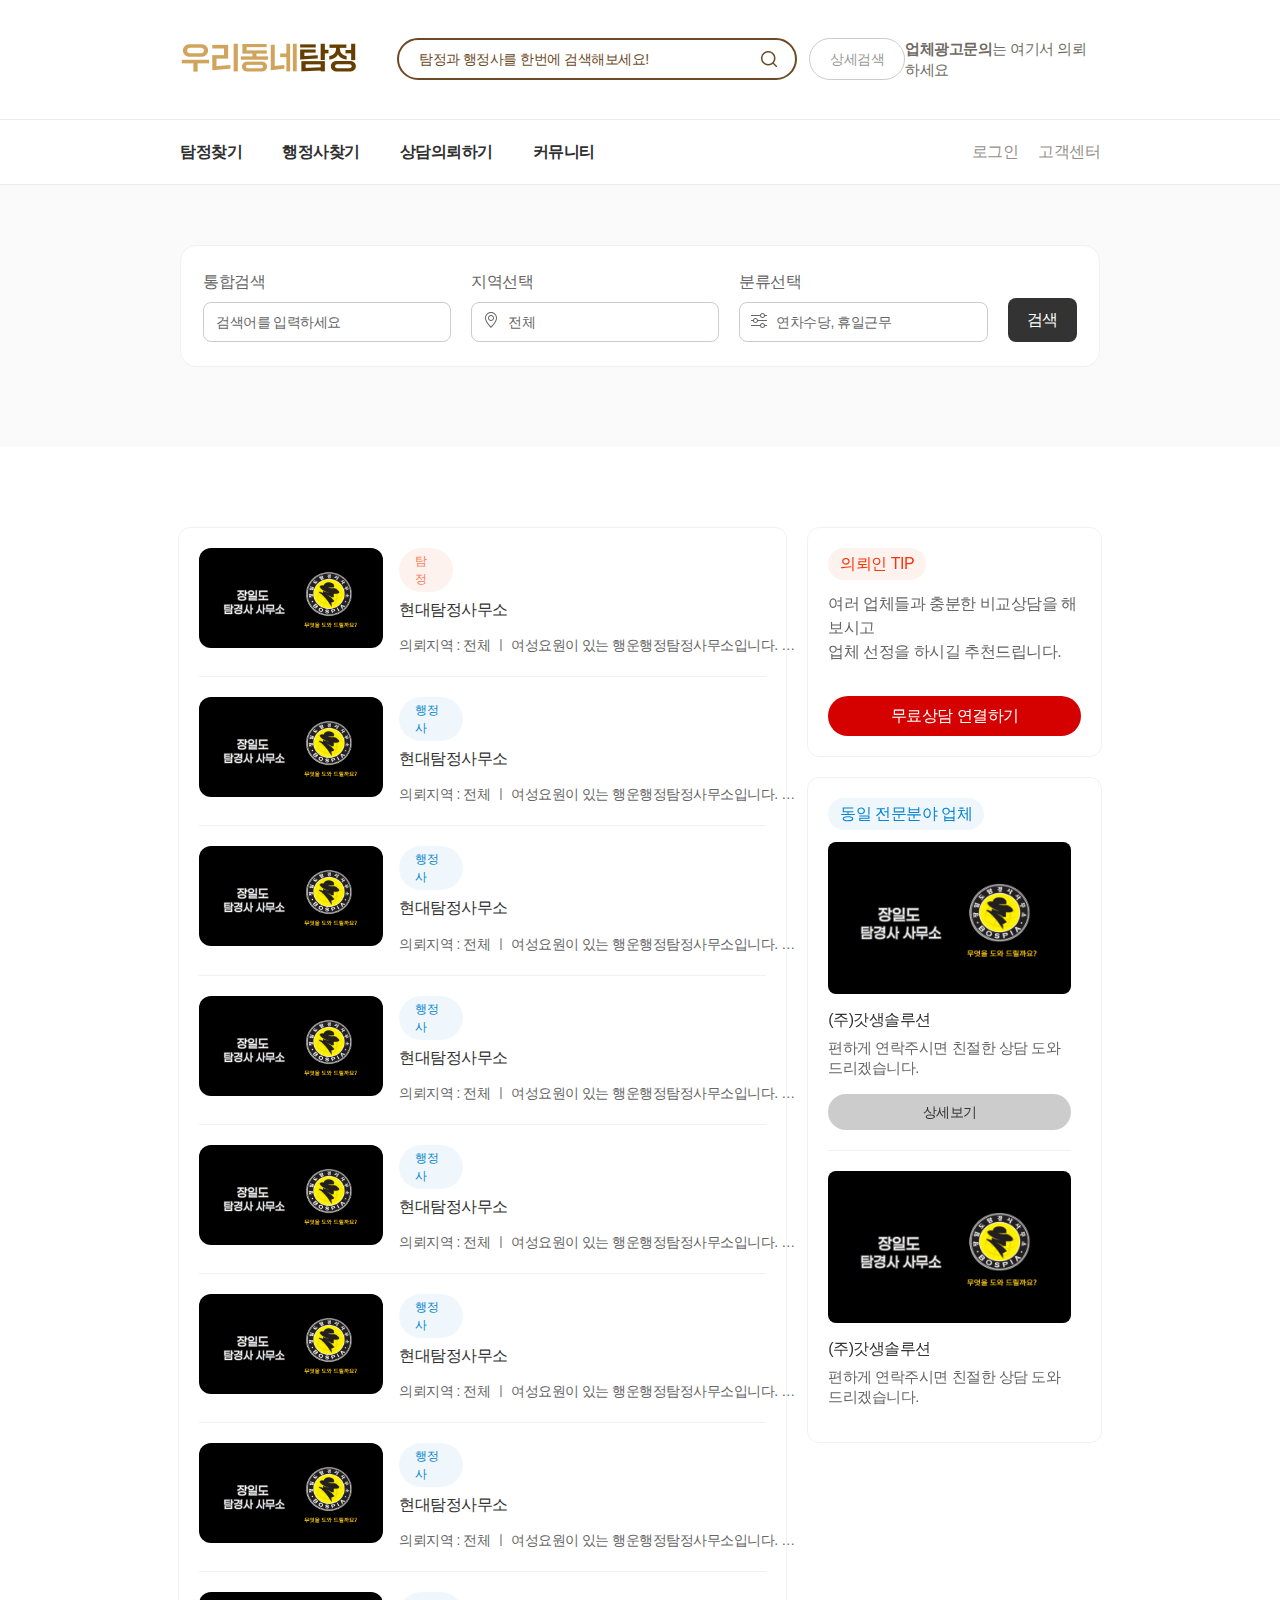
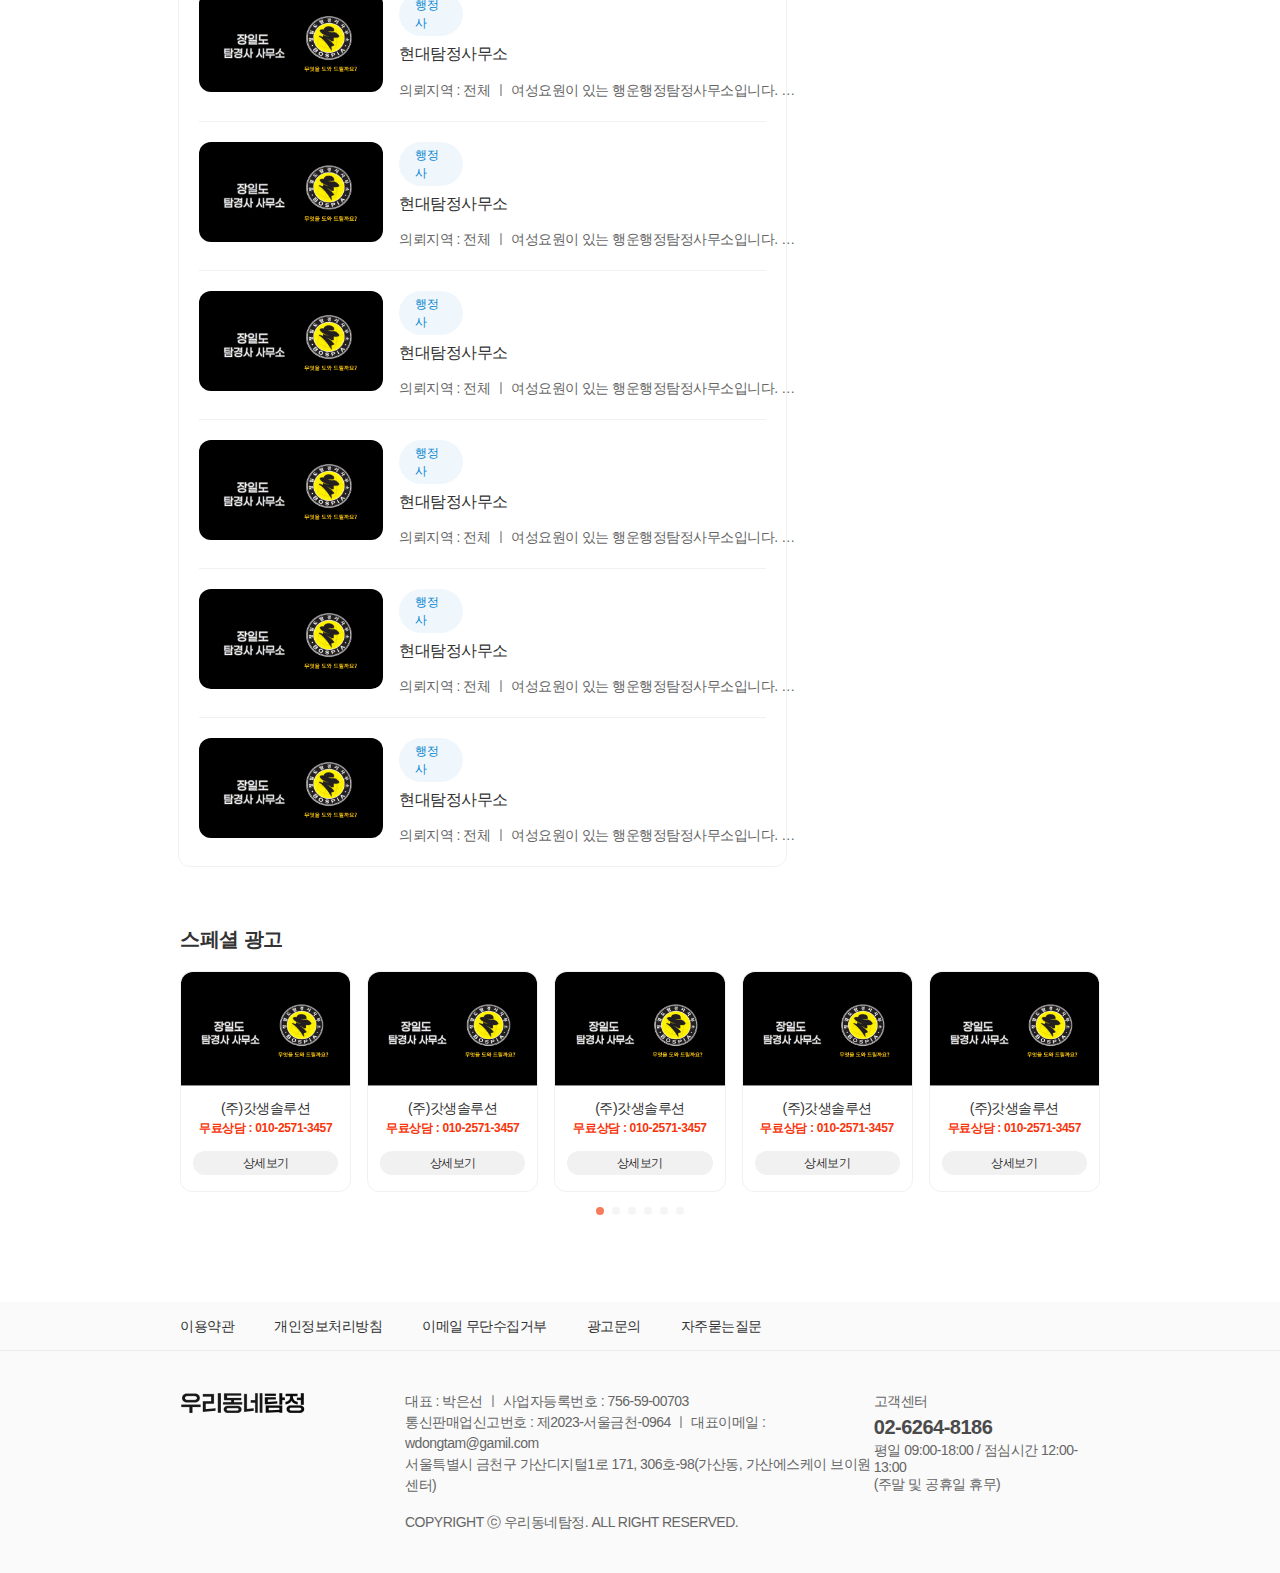
<file: assets/search.html>
<!DOCTYPE html>
<html lang="en">

<head>
    <meta charset="UTF-8">
    <meta http-equiv="X-UA-Compatible" content="IE=edge">
    <meta name="viewport" content="width=device-width, initial-scale=1">

    <meta name=”format-detection” content=”no” />
    <meta property="og:url" content="">
    <meta property="og:title" content="">
    <meta property="og:type" content="">
    <meta property="og:image" content="">
    <meta property="og:description" content="">
    <meta name="title" content="">
    <meta name="Subject" content="">
    <meta name="keywords" content="">
    <meta name="Descript-xion" content="">
    <meta name="Description" content="">

    <link rel="icon" href="" type="image/x-icon" sizes="16x16">
    <link rel="stylesheet" href="css/styles.css">

    <title>우리동네탐정</title>
</head>

<body>
    <div class="wrap">
        <header id="header" class="header">
            <!-- mobile header -->
            <div class="header_wrap mo">
                <div class="header_top">
                    <a href="index.html">
                        <img src="img/logo.png" alt="">
                    </a>
                    <button type="button" data-bs-toggle="offcanvas" data-bs-target="#offcanvasRight"
                        aria-controls="offcanvasRight">
                        <i class="i i_menu"></i>
                    </button>
                </div>
                <div class="header_bottom">
                    <div class="header_input">
                        <input type="text" placeholder="탐정과 행정사를 한번에 검색해보세요!">
                        <button type="button">
                            <i class="i i_search"></i>
                        </button>
                    </div>
                </div>
            </div>

            <!-- pc header -->
            <div class="header_wrap pc">
                <div class="header_top">
                    <div class="container">
                        <div class="header_l">
                            <a href="index.html">
                                <img src="img/logo.png" alt="">
                            </a>
                            <div class="header_input">
                                <input type="text" placeholder="탐정과 행정사를 한번에 검색해보세요!">
                                <button type="button">
                                    <i class="i i_search"></i>
                                </button>
                            </div>
                            <div class="search_group">
                                <button type="button" class="header_search">상세검색</button>
                                <div class="search_box">
                                    <div class="row">
                                        <div class="col-8">
                                            <h2>지역별<button type="button" class="btn_right"></button></h2>
                                            <ul>
                                                <li>
                                                    <a href="#">전체</a>
                                                </li>
                                                <li>
                                                    <a href="#">서울</a>
                                                </li>
                                                <li>
                                                    <a href="#">경기</a>
                                                </li>
                                                <li>
                                                    <a href="#">인천</a>
                                                </li>
                                                <li>
                                                    <a href="#">대전</a>
                                                </li>
                                                <li>
                                                    <a href="#">대구</a>
                                                </li>
                                                <li>
                                                    <a href="#">부산</a>
                                                </li>
                                                <li>
                                                    <a href="#">광주</a>
                                                </li>
                                                <li>
                                                    <a href="#">울산</a>
                                                </li>
                                                <li>
                                                    <a href="#">세종</a>
                                                </li>
                                                <li>
                                                    <a href="#">강원</a>
                                                </li>
                                                <li>
                                                    <a href="#">충북</a>
                                                </li>
                                                <li>
                                                    <a href="#">충남</a>
                                                </li>
                                                <li>
                                                    <a href="#">전북</a>
                                                </li>
                                                <li>
                                                    <a href="#">전남</a>
                                                </li>
                                                <li>
                                                    <a href="#">경북</a>
                                                </li>
                                                <li>
                                                    <a href="#">경남</a>
                                                </li>
                                                <li>
                                                    <a href="#">제주</a>
                                                </li>
                                            </ul>
                                        </div>
                                        <div class="col-4">
                                            <h2>지역별<button type="button" class="btn_right"></button></h2>
                                            <ul>
                                                <li>
                                                    <a href="#">탐정</a>
                                                </li>
                                                <li>
                                                    <a href="#">행정사</a>
                                                </li>
                                                <li>
                                                    <a href="#">디지털업체</a>
                                                </li>
                                            </ul>
                                        </div>
                                    </div>
                                </div>
                            </div>

                        </div>
                        <div class="header_r">
                            <a href="#"><b>업체광고문의</b>는 여기서 의뢰하세요</a>
                        </div>
                    </div>
                </div>
                <div class="header_bottom">
                    <div class="container">
                        <div class="header_l">
                            <ul>
                                <li>
                                    <a href="#">탐정찾기</a>
                                </li>
                                <li>
                                    <a href="#">행정사찾기</a>
                                </li>
                                <li>
                                    <a href="#">상담의뢰하기</a>
                                </li>
                                <li>
                                    <a href="#">커뮤니티</a>
                                </li>
                            </ul>
                        </div>
                        <div class="header_r">
                            <ul>
                                <li>
                                    <a href="#">로그인</a>
                                </li>
                                <li>
                                    <a href="#">고객센터</a>
                                </li>
                            </ul>
                        </div>
                    </div>
                </div>
            </div>
        </header>

        <!-- s:모바일 메뉴 -->
        <div class="offcanvas offcanvas-end" tabindex="-1" id="offcanvasRight" aria-labelledby="offcanvasRightLabel">
            <div class="offcanvas-header">
                <h5>전체메뉴</h5>
                <ul>
                    <li>
                        <a href="#">로그인</a>
                    </li>
                    <li>
                        <button type="button" class="btn-close" data-bs-dismiss="offcanvas" aria-label="Close"></button>
                    </li>
                </ul>
            </div>
            <div class="offcanvas-body">
                <div class="offcanvas_banner">
                    <img src="img/sample/sample_06.png" alt="">
                </div>
                <div class="menu">
                    <h2>업체가 고민이라면 지금</h2>
                    <ul>
                        <li>
                            <a href="#">
                                <dl>
                                    <dt>
                                        <img src="img/icon/i_detective.png" alt="">
                                    </dt>
                                    <dd>탐정찾기</dd>
                                </dl>
                            </a>
                        </li>
                        <li>
                            <a href="#">
                                <dl>
                                    <dt>
                                        <img src="img/icon/i_secretary.png" alt="">
                                    </dt>
                                    <dd>행정사찾기</dd>
                                </dl>
                            </a>
                        </li>
                        <li>
                            <a href="#">
                                <dl>
                                    <dt>
                                        <img src="img/icon/i_chat_2.png" alt="">
                                    </dt>
                                    <dd>상담의뢰</dd>
                                </dl>
                            </a>
                        </li>
                    </ul>
                </div>
                <div class="notice">
                    <ul>
                        <li>공지사항</li>
                        <li>의뢰상담글을 작성하진 모든분께 스타벅스 아메리카노</li>
                        <li>
                            <button type="button">
                                <img src="img/icon/i_chevron_right_w.png" alt="">
                            </button>
                        </li>
                    </ul>
                </div>
            </div>
        </div>

        <div class="sub_wrap">
            <!-- 탐정 찾기 -->
            <section class="search_wrap">
                <div class="container">
                    <div class="sub_search_box">
                        <div class="row">
                            <div class="col-12 col-lg-3">
                                <div class="input_group">
                                    <label for="">통합검색</label>
                                    <input type="text" placeholder="검색어를 입력하세요">
                                </div>
                            </div>
                            <div class="col-12 col-lg-3">
                                <div class="input_group type2">
                                    <label for="">지역선택</label>
                                    <i class="i i_geo"></i>
                                    <input type="text" placeholder="전체" id="region">
                                </div>
                            </div>
                            <div class="col-12 col-lg-3">
                                <div class="input_group type2">
                                    <label for="">분류선택</label>
                                    <i class="i i_sliders"></i>
                                    <input type="text" placeholder="연차수당, 휴일근무" id="selectCategory">
                                </div>
                            </div>
                            <div class="col-12 col-lg-2">
                                <button type="button">검색</button>
                            </div>
                        </div>
                    </div>

                    <div class="region_wrap">
                        <ul>
                            <li class="active">
                                <dl>
                                    <dt>
                                        <i class="i i_all"></i>
                                    </dt>
                                    <dd>전체</dd>
                                </dl>
                            </li>
                            <li>
                                <dl>
                                    <dt>
                                        <i class="i i_seoul"></i>
                                    </dt>
                                    <dd>서울</dd>
                                </dl>
                            </li>
                            <li>
                                <dl>
                                    <dt>
                                        <i class="i i_gyeonggido"></i>
                                    </dt>
                                    <dd>경기</dd>
                                </dl>
                            </li>
                            <li>
                                <dl>
                                    <dt>
                                        <i class="i i_incheon"></i>
                                    </dt>
                                    <dd>인천</dd>
                                </dl>
                            </li>
                            <li>
                                <dl>
                                    <dt>
                                        <i class="i i_daejeon"></i>
                                    </dt>
                                    <dd>대전</dd>
                                </dl>
                            </li>
                            <li>
                                <dl>
                                    <dt>
                                        <i class="i i_daegu"></i>
                                    </dt>
                                    <dd>대구</dd>
                                </dl>
                            </li>
                            <li>
                                <dl>
                                    <dt>
                                        <i class="i i_busan"></i>
                                    </dt>
                                    <dd>부산</dd>
                                </dl>
                            </li>
                            <li>
                                <dl>
                                    <dt>
                                        <i class="i i_gw"></i>
                                    </dt>
                                    <dd>광주</dd>
                                </dl>
                            </li>
                            <li>
                                <dl>
                                    <dt>
                                        <i class="i i_uisan"></i>
                                    </dt>
                                    <dd>울산</dd>
                                </dl>
                            </li>
                            <li>
                                <dl>
                                    <dt>
                                        <i class="i i_sejong"></i>
                                    </dt>
                                    <dd>세종</dd>
                                </dl>
                            </li>
                            <li>
                                <dl>
                                    <dt>
                                        <i class="i i_gangwon"></i>
                                    </dt>
                                    <dd>강원</dd>
                                </dl>
                            </li>
                            <li>
                                <dl>
                                    <dt>
                                        <i class="i i_chungbuk"></i>
                                    </dt>
                                    <dd>충북</dd>
                                </dl>
                            </li>
                            <li>
                                <dl>
                                    <dt>
                                        <i class="i i_chungnam"></i>
                                    </dt>
                                    <dd>충남</dd>
                                </dl>
                            </li>
                            <li>
                                <dl>
                                    <dt>
                                        <i class="i i_jeonbuk"></i>
                                    </dt>
                                    <dd>전북</dd>
                                </dl>
                            </li>
                            <li>
                                <dl>
                                    <dt>
                                        <i class="i i_jeonnam"></i>
                                    </dt>
                                    <dd>전남</dd>
                                </dl>
                            </li>
                            <li>
                                <dl>
                                    <dt>
                                        <i class="i i_gyeongbuk"></i>
                                    </dt>
                                    <dd>경북</dd>
                                </dl>
                            </li>
                            <li>
                                <dl>
                                    <dt>
                                        <i class="i i_gyeongnam"></i>
                                    </dt>
                                    <dd>경남</dd>
                                </dl>
                            </li>
                            <li>
                                <dl>
                                    <dt>
                                        <i class="i i_jeju"></i>
                                    </dt>
                                    <dd>제주</dd>
                                </dl>
                            </li>
                        </ul>
                    </div>

                    <div class="select_category_wrap">
                        <h2>상세분류</h2>
                        <ul class="category" id="category">
                            <li>급여,주휴수당</li>
                            <li>근로계약</li>
                            <li class="active">연차수당</li>
                            <li>휴직,복직</li>
                            <li>급여,주휴수당</li>
                            <li>근로계약</li>
                            <li>연차수당</li>
                            <li>급여,주휴수당</li>
                            <li>근로계약</li>
                            <li>연차수당</li>
                            <li>휴직,복직</li>
                            <li>급여,주휴수당</li>
                            <li>근로계약</li>
                            <li>연차수당</li>
                            <li>급여,주휴수당</li>
                            <li>근로계약</li>
                            <li>연차수당</li>
                            <li>휴직,복직</li>
                            <li>급여,주휴수당</li>
                            <li>근로계약</li>
                            <li>연차수당</li>
                            <li>급여,주휴수당</li>
                            <li>근로계약</li>
                            <li>연차수당</li>
                            <li>휴직,복직</li>
                            <li>급여,주휴수당</li>
                            <li>근로계약</li>
                            <li>연차수당</li>
                        </ul>
                    </div>
                </div>
            </section>

            <section class="content">
                <div class="container">
                    <div class="row">
                        <div class="col-12 col-lg-8">
                            <div class="content_box">
                                <ul>
                                    <li>
                                        <div class="list_item">
                                            <img src="img/sample/sample_01.png" alt="">
                                            <div class="list_info">
                                                <span class="orange">탐정</span>
                                                <h6>현대탐정사무소</h6>
                                                <p>의뢰지역 : 전체 ㅣ<span>여성요원이 있는 행운행정탐정사무소입니다. 서울, 경기지역 가능하며 행정업무, 탐정업무 둘다 가능하니 연락주세요.(여성요원★) 서울, 경기지역 가능하며 행정업무, 탐정업무 둘다 가능하니 연락주세요.(여성요원★)</span></p>
                                            </div>
                                        </div>
                                    </li>
                                    <li>
                                        <div class="list_item">
                                            <img src="img/sample/sample_01.png" alt="">
                                            <div class="list_info">
                                                <span class="blue">행정사</span>
                                                <h6>현대탐정사무소</h6>
                                                <p>의뢰지역 : 전체 ㅣ<span>여성요원이 있는 행운행정탐정사무소입니다. 서울, 경기지역 가능하며 행정업무, 탐정업무 둘다 가능하니 연락주세요.(여성요원★) 서울, 경기지역 가능하며 행정업무, 탐정업무 둘다 가능하니 연락주세요.(여성요원★)</span></p>
                                            </div>
                                        </div>
                                    </li>
                                    <li>
                                        <div class="list_item">
                                            <img src="img/sample/sample_01.png" alt="">
                                            <div class="list_info">
                                                <span class="blue">행정사</span>
                                                <h6>현대탐정사무소</h6>
                                                <p>의뢰지역 : 전체 ㅣ<span>여성요원이 있는 행운행정탐정사무소입니다. 서울, 경기지역 가능하며 행정업무, 탐정업무 둘다 가능하니 연락주세요.(여성요원★) 서울, 경기지역 가능하며 행정업무, 탐정업무 둘다 가능하니 연락주세요.(여성요원★)</span></p>
                                            </div>
                                        </div>
                                    </li>
                                    <li>
                                        <div class="list_item">
                                            <img src="img/sample/sample_01.png" alt="">
                                            <div class="list_info">
                                                <span class="blue">행정사</span>
                                                <h6>현대탐정사무소</h6>
                                                <p>의뢰지역 : 전체 ㅣ<span>여성요원이 있는 행운행정탐정사무소입니다. 서울, 경기지역 가능하며 행정업무, 탐정업무 둘다 가능하니 연락주세요.(여성요원★) 서울, 경기지역 가능하며 행정업무, 탐정업무 둘다 가능하니 연락주세요.(여성요원★)</span></p>
                                            </div>
                                        </div>
                                    </li>
                                    <li>
                                        <div class="list_item">
                                            <img src="img/sample/sample_01.png" alt="">
                                            <div class="list_info">
                                                <span class="blue">행정사</span>
                                                <h6>현대탐정사무소</h6>
                                                <p>의뢰지역 : 전체 ㅣ<span>여성요원이 있는 행운행정탐정사무소입니다. 서울, 경기지역 가능하며 행정업무, 탐정업무 둘다 가능하니 연락주세요.(여성요원★) 서울, 경기지역 가능하며 행정업무, 탐정업무 둘다 가능하니 연락주세요.(여성요원★)</span></p>
                                            </div>
                                        </div>
                                    </li>
                                    <li>
                                        <div class="list_item">
                                            <img src="img/sample/sample_01.png" alt="">
                                            <div class="list_info">
                                                <span class="blue">행정사</span>
                                                <h6>현대탐정사무소</h6>
                                                <p>의뢰지역 : 전체 ㅣ<span>여성요원이 있는 행운행정탐정사무소입니다. 서울, 경기지역 가능하며 행정업무, 탐정업무 둘다 가능하니 연락주세요.(여성요원★) 서울, 경기지역 가능하며 행정업무, 탐정업무 둘다 가능하니 연락주세요.(여성요원★)</span></p>
                                            </div>
                                        </div>
                                    </li>
                                    <li>
                                        <div class="list_item">
                                            <img src="img/sample/sample_01.png" alt="">
                                            <div class="list_info">
                                                <span class="blue">행정사</span>
                                                <h6>현대탐정사무소</h6>
                                                <p>의뢰지역 : 전체 ㅣ<span>여성요원이 있는 행운행정탐정사무소입니다. 서울, 경기지역 가능하며 행정업무, 탐정업무 둘다 가능하니 연락주세요.(여성요원★) 서울, 경기지역 가능하며 행정업무, 탐정업무 둘다 가능하니 연락주세요.(여성요원★)</span></p>
                                            </div>
                                        </div>
                                    </li>
                                    <li>
                                        <div class="list_item">
                                            <img src="img/sample/sample_01.png" alt="">
                                            <div class="list_info">
                                                <span class="blue">행정사</span>
                                                <h6>현대탐정사무소</h6>
                                                <p>의뢰지역 : 전체 ㅣ<span>여성요원이 있는 행운행정탐정사무소입니다. 서울, 경기지역 가능하며 행정업무, 탐정업무 둘다 가능하니 연락주세요.(여성요원★) 서울, 경기지역 가능하며 행정업무, 탐정업무 둘다 가능하니 연락주세요.(여성요원★)</span></p>
                                            </div>
                                        </div>
                                    </li>
                                    <li>
                                        <div class="list_item">
                                            <img src="img/sample/sample_01.png" alt="">
                                            <div class="list_info">
                                                <span class="blue">행정사</span>
                                                <h6>현대탐정사무소</h6>
                                                <p>의뢰지역 : 전체 ㅣ<span>여성요원이 있는 행운행정탐정사무소입니다. 서울, 경기지역 가능하며 행정업무, 탐정업무 둘다 가능하니 연락주세요.(여성요원★) 서울, 경기지역 가능하며 행정업무, 탐정업무 둘다 가능하니 연락주세요.(여성요원★)</span></p>
                                            </div>
                                        </div>
                                    </li>
                                    <li>
                                        <div class="list_item">
                                            <img src="img/sample/sample_01.png" alt="">
                                            <div class="list_info">
                                                <span class="blue">행정사</span>
                                                <h6>현대탐정사무소</h6>
                                                <p>의뢰지역 : 전체 ㅣ<span>여성요원이 있는 행운행정탐정사무소입니다. 서울, 경기지역 가능하며 행정업무, 탐정업무 둘다 가능하니 연락주세요.(여성요원★) 서울, 경기지역 가능하며 행정업무, 탐정업무 둘다 가능하니 연락주세요.(여성요원★)</span></p>
                                            </div>
                                        </div>
                                    </li>
                                    <li>
                                        <div class="list_item">
                                            <img src="img/sample/sample_01.png" alt="">
                                            <div class="list_info">
                                                <span class="blue">행정사</span>
                                                <h6>현대탐정사무소</h6>
                                                <p>의뢰지역 : 전체 ㅣ<span>여성요원이 있는 행운행정탐정사무소입니다. 서울, 경기지역 가능하며 행정업무, 탐정업무 둘다 가능하니 연락주세요.(여성요원★) 서울, 경기지역 가능하며 행정업무, 탐정업무 둘다 가능하니 연락주세요.(여성요원★)</span></p>
                                            </div>
                                        </div>
                                    </li>
                                    <li>
                                        <div class="list_item">
                                            <img src="img/sample/sample_01.png" alt="">
                                            <div class="list_info">
                                                <span class="blue">행정사</span>
                                                <h6>현대탐정사무소</h6>
                                                <p>의뢰지역 : 전체 ㅣ<span>여성요원이 있는 행운행정탐정사무소입니다. 서울, 경기지역 가능하며 행정업무, 탐정업무 둘다 가능하니 연락주세요.(여성요원★) 서울, 경기지역 가능하며 행정업무, 탐정업무 둘다 가능하니 연락주세요.(여성요원★)</span></p>
                                            </div>
                                        </div>
                                    </li>
                                    <li>
                                        <div class="list_item">
                                            <img src="img/sample/sample_01.png" alt="">
                                            <div class="list_info">
                                                <span class="blue">행정사</span>
                                                <h6>현대탐정사무소</h6>
                                                <p>의뢰지역 : 전체 ㅣ<span>여성요원이 있는 행운행정탐정사무소입니다. 서울, 경기지역 가능하며 행정업무, 탐정업무 둘다 가능하니 연락주세요.(여성요원★) 서울, 경기지역 가능하며 행정업무, 탐정업무 둘다 가능하니 연락주세요.(여성요원★)</span></p>
                                            </div>
                                        </div>
                                    </li>
                                </ul>
                            </div>
                        </div>

                        <div class="col-lg-4 pc">
                            <div class="detail_side_wrap">
                                <div class="detail_box">
                                    <p class="red"><span>의뢰인 TIP</span></p>
                                    <h6>여러 업체들과 충분한 비교상담을 해보시고<br>업체 선정을 하시길 추천드립니다.</h6>
                                    <button type="button">무료상담 연결하기</button>
                                </div>
                                <div class="detail_box">
                                    <p class="blue"><span>동일 전문분야 업체</span></p>
                                    <ul>
                                        <li>
                                            <div class="detail_side_box">
                                                <img src="img/sample/sample_01.png" alt="">
                                                <h4>(주)갓생솔루션</h4>
                                                <p>편하게 연락주시면 친절한 상담 도와드리겠습니다.</p>
                                                <button type="button">상세보기</button>
                                            </div>
                                        </li>
                                        <li>
                                            <div class="detail_side_box">
                                                <img src="img/sample/sample_01.png" alt="">
                                                <h4>(주)갓생솔루션</h4>
                                                <p>편하게 연락주시면 친절한 상담 도와드리겠습니다.</p>
                                                <button type="button">상세보기</button>
                                            </div>
                                        </li>
                                        <li>
                                            <div class="detail_side_box">
                                                <img src="img/sample/sample_01.png" alt="">
                                                <h4>(주)갓생솔루션</h4>
                                                <p>편하게 연락주시면 친절한 상담 도와드리겠습니다.</p>
                                                <button type="button">상세보기</button>
                                            </div>
                                        </li>
                                    </ul>
                                </div>
                            </div>

                        </div>
                    </div>
                </div>
            </section>

            <section class="ad_wrap">
                <div class="item_area">
                    <h4>스페셜 광고</h4>
                    <div class="swiper_area mo">
                        <div class="swiper special_ad">
                            <div class="swiper-wrapper">
                                <div class="swiper-slide">
                                    <div class="special_box">
                                        <img src="img/sample/sample_01.png" alt="">
                                        <div class="special_box_info">
                                            <h1>(주)갓생솔루션</h1>
                                            <p>무료상담 : 010-2571-3457</p>
                                            <button type="button">상세보기</button>
                                        </div>
                                    </div>
                                </div>
                                <div class="swiper-slide">
                                    <div class="special_box">
                                        <img src="img/sample/sample_01.png" alt="">
                                        <div class="special_box_info">
                                            <h1>(주)갓생솔루션</h1>
                                            <p>무료상담 : 010-2571-3457</p>
                                            <button type="button">상세보기</button>
                                        </div>
                                    </div>
                                </div>
                                <div class="swiper-slide">
                                    <div class="special_box">
                                        <img src="img/sample/sample_01.png" alt="">
                                        <div class="special_box_info">
                                            <h1>(주)갓생솔루션</h1>
                                            <p>무료상담 : 010-2571-3457</p>
                                            <button type="button">상세보기</button>
                                        </div>
                                    </div>
                                </div>
                                <div class="swiper-slide">
                                    <div class="special_box">
                                        <img src="img/sample/sample_01.png" alt="">
                                        <div class="special_box_info">
                                            <h1>(주)갓생솔루션</h1>
                                            <p>무료상담 : 010-2571-3457</p>
                                            <button type="button">상세보기</button>
                                        </div>
                                    </div>
                                </div>
                            </div>
                        </div>
                    </div>

                    <div class="special_wrap pc">
                        <div class="swiper pc_special_ad">
                            <div class="swiper-wrapper">
                                <div class="swiper-slide">
                                    <div class="special_box">
                                        <img src="img/sample/sample_01.png" alt="">
                                        <div class="special_box_info">
                                            <h1>(주)갓생솔루션</h1>
                                            <p>무료상담 : 010-2571-3457</p>
                                            <button type="button">상세보기</button>
                                        </div>
                                    </div>
                                </div>
                                <div class="swiper-slide">
                                    <div class="special_box">
                                        <img src="img/sample/sample_01.png" alt="">
                                        <div class="special_box_info">
                                            <h1>(주)갓생솔루션</h1>
                                            <p>무료상담 : 010-2571-3457</p>
                                            <button type="button">상세보기</button>
                                        </div>
                                    </div>
                                </div>
                                <div class="swiper-slide">
                                    <div class="special_box">
                                        <img src="img/sample/sample_01.png" alt="">
                                        <div class="special_box_info">
                                            <h1>(주)갓생솔루션</h1>
                                            <p>무료상담 : 010-2571-3457</p>
                                            <button type="button">상세보기</button>
                                        </div>
                                    </div>
                                </div>
                                <div class="swiper-slide">
                                    <div class="special_box">
                                        <img src="img/sample/sample_01.png" alt="">
                                        <div class="special_box_info">
                                            <h1>(주)갓생솔루션</h1>
                                            <p>무료상담 : 010-2571-3457</p>
                                            <button type="button">상세보기</button>
                                        </div>
                                    </div>
                                </div>
                                <div class="swiper-slide">
                                    <div class="special_box">
                                        <img src="img/sample/sample_01.png" alt="">
                                        <div class="special_box_info">
                                            <h1>(주)갓생솔루션</h1>
                                            <p>무료상담 : 010-2571-3457</p>
                                            <button type="button">상세보기</button>
                                        </div>
                                    </div>
                                </div>
                                <div class="swiper-slide">
                                    <div class="special_box">
                                        <img src="img/sample/sample_01.png" alt="">
                                        <div class="special_box_info">
                                            <h1>(주)갓생솔루션</h1>
                                            <p>무료상담 : 010-2571-3457</p>
                                            <button type="button">상세보기</button>
                                        </div>
                                    </div>
                                </div>
                                <div class="swiper-slide">
                                    <div class="special_box">
                                        <img src="img/sample/sample_01.png" alt="">
                                        <div class="special_box_info">
                                            <h1>(주)갓생솔루션</h1>
                                            <p>무료상담 : 010-2571-3457</p>
                                            <button type="button">상세보기</button>
                                        </div>
                                    </div>
                                </div>
                                <div class="swiper-slide">
                                    <div class="special_box">
                                        <img src="img/sample/sample_01.png" alt="">
                                        <div class="special_box_info">
                                            <h1>(주)갓생솔루션</h1>
                                            <p>무료상담 : 010-2571-3457</p>
                                            <button type="button">상세보기</button>
                                        </div>
                                    </div>
                                </div>
                                <div class="swiper-slide">
                                    <div class="special_box">
                                        <img src="img/sample/sample_01.png" alt="">
                                        <div class="special_box_info">
                                            <h1>(주)갓생솔루션</h1>
                                            <p>무료상담 : 010-2571-3457</p>
                                            <button type="button">상세보기</button>
                                        </div>
                                    </div>
                                </div>
                                <div class="swiper-slide">
                                    <div class="special_box">
                                        <img src="img/sample/sample_01.png" alt="">
                                        <div class="special_box_info">
                                            <h1>(주)갓생솔루션</h1>
                                            <p>무료상담 : 010-2571-3457</p>
                                            <button type="button">상세보기</button>
                                        </div>
                                    </div>
                                </div>
                            </div>
                            <div class="swiper-pagination"></div>
                        </div>
                    </div>
                </div>
            </section>


        </div>


        <footer id="footer" class="footer">
            <!-- mobile footer -->
            <div class="footer_wrap mo">
                <div class="footer_top">
                    <ul>
                        <li>
                            <a href="#">이용약관</a>
                        </li>
                        <li>
                            <a href="#">개인정보처리방침</a>
                        </li>
                        <li>
                            <a href="#">이메일 무단수집거부</a>
                        </li>
                        <li>
                            <a href="#">광고문의</a>
                        </li>
                    </ul>
                </div>
                <div class="footer_bottom">
                    <ul>
                        <li>
                            <a href="#">고객센터</a>
                        </li>
                        <li>
                            <a href="#">자주묻는질문</a>
                        </li>
                    </ul>
                    <address>
                        상호명 : 우리동네탐정<br>
                        대표 : 박은선 ㅣ 사업자등록번호 : 756-59-00703<br>
                        통신판매업신고번호 : 제2023-서울금천-0964<br>
                        대표이메일 : wdongtam@gamil.com<br>
                        서울특별시 금천구 가산디지털1로 171, 306호-98<br>
                        (가산동, 가산에스케이 브이원 센터)
                    </address>
                    <p>COPYRIGHT ⓒ 우리동네탐정. ALL RIGHT RESERVED.</p>
                </div>
            </div>

            <!-- pc footer -->
            <div class="footer_wrap pc">
                <div class="footer_top">
                    <div class="container">
                        <ul>
                            <li>
                                <a href="#">이용약관</a>
                            </li>
                            <li>
                                <a href="#">개인정보처리방침</a>
                            </li>
                            <li>
                                <a href="#">이메일 무단수집거부</a>
                            </li>
                            <li>
                                <a href="#">광고문의</a>
                            </li>
                            <li>
                                <a href="#">자주묻는질문</a>
                            </li>
                        </ul>
                    </div>
                </div>
                <div class="footer_bottom">
                    <div class="container">
                        <div class="footer_l">
                            <a href="#">
                                <img src="img/logo_b.png" alt="">
                            </a>
                            <address>
                                대표 : 박은선 ㅣ 사업자등록번호 : 756-59-00703<br>
                                통신판매업신고번호 : 제2023-서울금천-0964 ㅣ 대표이메일 : wdongtam@gamil.com<br>
                                서울특별시 금천구 가산디지털1로 171, 306호-98(가산동, 가산에스케이 브이원 센터)
                                <p>COPYRIGHT ⓒ 우리동네탐정. ALL RIGHT RESERVED.</p>
                            </address>
                        </div>
                        <div class="footer_r">
                            <p>고객센터</p>
                            <a href="tel:02-6264-8186">02-6264-8186</a>
                            <h6>평일 09:00-18:00 / 점심시간 12:00-13:00<br>
                                (주말 및 공휴일 휴무)</h6>
                        </div>
                    </div>
                </div>
            </div>
        </footer>

        <div class="fixed_menu mo">
            <div class="fixed_wrap">
                <ul>
                    <li>
                        <a href="#">
                            <dl>
                                <dt>
                                    <img src="img/icon/i_map.png" alt="">
                                </dt>
                                <dd>지역별</dd>
                            </dl>
                        </a>
                    </li>
                    <li>
                        <a href="#">
                            <dl>
                                <dt>
                                    <img src="img/icon/i_sliders.png" alt="">
                                </dt>
                                <dd>분야별</dd>
                            </dl>
                        </a>
                    </li>
                    <li>
                        <a href="#">
                            <dl>
                                <dt>
                                    <img src="img/icon/i_chat.png" alt="">
                                </dt>
                                <dd>상담의뢰</dd>
                            </dl>
                        </a>
                    </li>
                    <li>
                        <a href="#">
                            <dl>
                                <dt>
                                    <img src="img/icon/i_call_center.png" alt="">
                                </dt>
                                <dd>고객센터</dd>
                            </dl>
                        </a>
                    </li>
                    <li>
                        <a href="#">
                            <dl>
                                <dt>
                                    <img src="img/icon/i_person.png" alt="">
                                </dt>
                                <dd>MY</dd>
                            </dl>
                        </a>
                    </li>
                </ul>
            </div>
        </div>
    </div>


    <script src="lib/jquery.min.js"></script>
    <script src="lib/bootstrap.bundle.min.js"></script>
    <script src="lib/swiper-bundle.min.js"></script>
    <script src="js/swiper.js"></script>
    <script src="js/examples.js"></script>

</body>

</html>
</file>
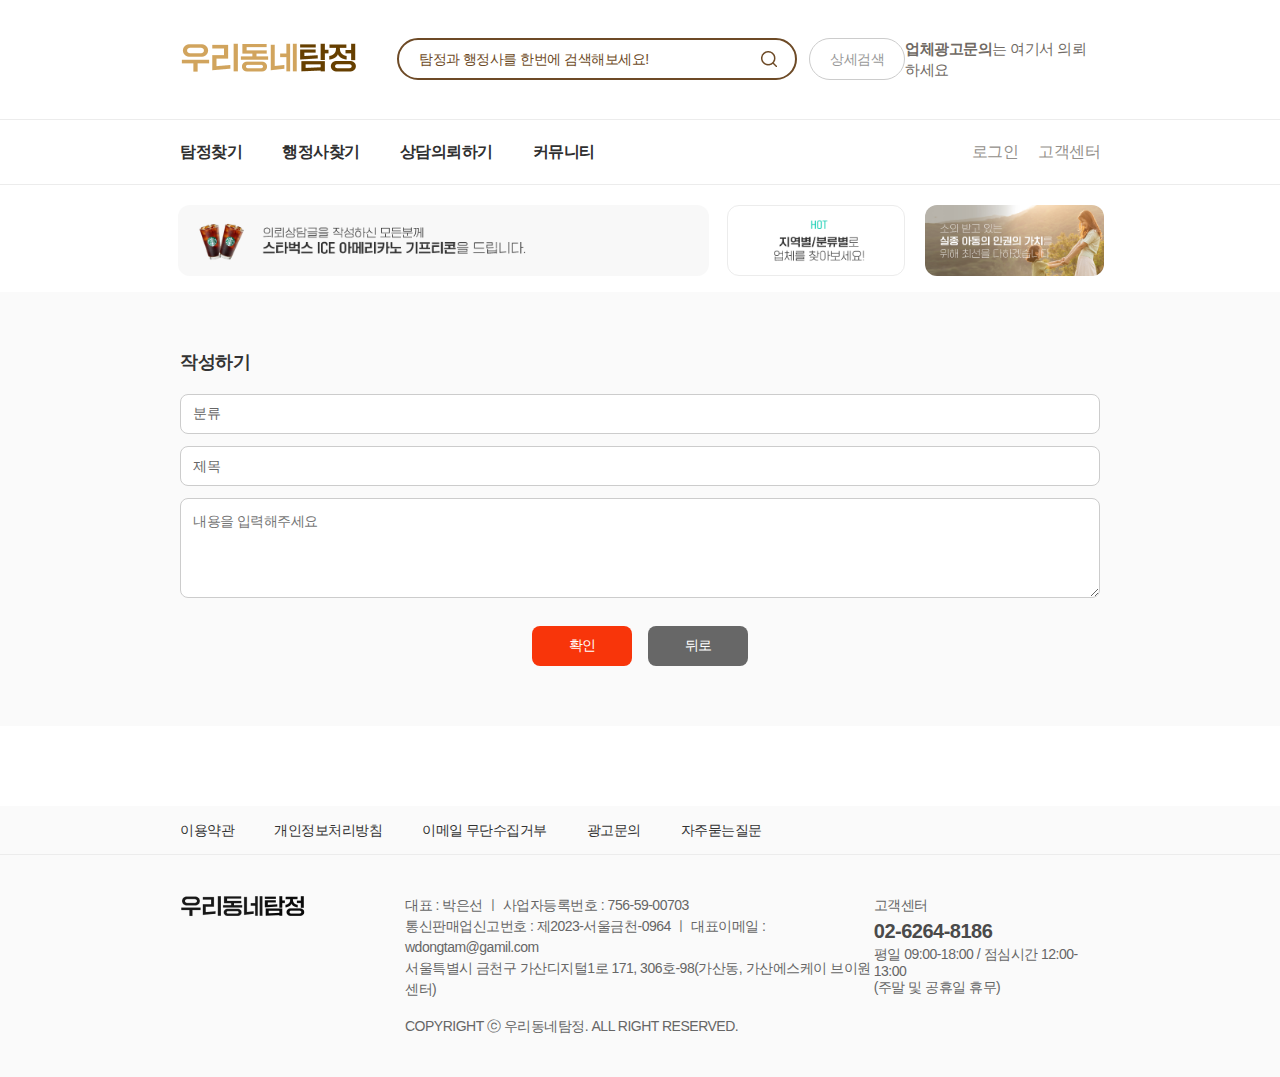
<file: assets/write.html>
<!DOCTYPE html>
<html lang="en">

<head>
    <meta charset="UTF-8">
    <meta http-equiv="X-UA-Compatible" content="IE=edge">
    <meta name="viewport" content="width=device-width, initial-scale=1">

    <meta name=”format-detection” content=”no” />
    <meta property="og:url" content="">
    <meta property="og:title" content="">
    <meta property="og:type" content="">
    <meta property="og:image" content="">
    <meta property="og:description" content="">
    <meta name="title" content="">
    <meta name="Subject" content="">
    <meta name="keywords" content="">
    <meta name="Descript-xion" content="">
    <meta name="Description" content="">

    <link rel="icon" href="" type="image/x-icon" sizes="16x16">
    <link rel="stylesheet" href="css/styles.css">

    <title>우리동네탐정</title>
</head>

<body>
    <div class="wrap">
        <header id="header" class="header">
            <!-- mobile header -->
            <div class="header_wrap mo">
                <div class="header_top">
                    <a href="index.html">
                        <img src="img/logo.png" alt="">
                    </a>
                    <button type="button" data-bs-toggle="offcanvas" data-bs-target="#offcanvasRight"
                        aria-controls="offcanvasRight">
                        <i class="i i_menu"></i>
                    </button>
                </div>
                <div class="header_bottom">
                    <div class="header_input">
                        <input type="text" placeholder="탐정과 행정사를 한번에 검색해보세요!">
                        <button type="button">
                            <i class="i i_search"></i>
                        </button>
                    </div>
                </div>
            </div>

            <!-- pc header -->
            <div class="header_wrap pc">
                <div class="header_top">
                    <div class="container">
                        <div class="header_l">
                            <a href="index.html">
                                <img src="img/logo.png" alt="">
                            </a>
                            <div class="header_input">
                                <input type="text" placeholder="탐정과 행정사를 한번에 검색해보세요!">
                                <button type="button">
                                    <i class="i i_search"></i>
                                </button>
                            </div>
                            <div class="search_group">
                                <button type="button" class="header_search">상세검색</button>
                                <div class="search_box">
                                    <div class="row">
                                        <div class="col-8">
                                            <h2>지역별<button type="button" class="btn_right"></button></h2>
                                            <ul>
                                                <li>
                                                    <a href="#">전체</a>
                                                </li>
                                                <li>
                                                    <a href="#">서울</a>
                                                </li>
                                                <li>
                                                    <a href="#">경기</a>
                                                </li>
                                                <li>
                                                    <a href="#">인천</a>
                                                </li>
                                                <li>
                                                    <a href="#">대전</a>
                                                </li>
                                                <li>
                                                    <a href="#">대구</a>
                                                </li>
                                                <li>
                                                    <a href="#">부산</a>
                                                </li>
                                                <li>
                                                    <a href="#">광주</a>
                                                </li>
                                                <li>
                                                    <a href="#">울산</a>
                                                </li>
                                                <li>
                                                    <a href="#">세종</a>
                                                </li>
                                                <li>
                                                    <a href="#">강원</a>
                                                </li>
                                                <li>
                                                    <a href="#">충북</a>
                                                </li>
                                                <li>
                                                    <a href="#">충남</a>
                                                </li>
                                                <li>
                                                    <a href="#">전북</a>
                                                </li>
                                                <li>
                                                    <a href="#">전남</a>
                                                </li>
                                                <li>
                                                    <a href="#">경북</a>
                                                </li>
                                                <li>
                                                    <a href="#">경남</a>
                                                </li>
                                                <li>
                                                    <a href="#">제주</a>
                                                </li>
                                            </ul>
                                        </div>
                                        <div class="col-4">
                                            <h2>지역별<button type="button" class="btn_right"></button></h2>
                                            <ul>
                                                <li>
                                                    <a href="#">탐정</a>
                                                </li>
                                                <li>
                                                    <a href="#">행정사</a>
                                                </li>
                                                <li>
                                                    <a href="#">디지털업체</a>
                                                </li>
                                            </ul>
                                        </div>
                                    </div>
                                </div>
                            </div>

                        </div>
                        <div class="header_r">
                            <a href="#"><b>업체광고문의</b>는 여기서 의뢰하세요</a>
                        </div>
                    </div>
                </div>
                <div class="header_bottom">
                    <div class="container">
                        <div class="header_l">
                            <ul>
                                <li>
                                    <a href="#">탐정찾기</a>
                                </li>
                                <li>
                                    <a href="#">행정사찾기</a>
                                </li>
                                <li>
                                    <a href="#">상담의뢰하기</a>
                                </li>
                                <li>
                                    <a href="#">커뮤니티</a>
                                </li>
                            </ul>
                        </div>
                        <div class="header_r">
                            <ul>
                                <li>
                                    <a href="#">로그인</a>
                                </li>
                                <li>
                                    <a href="#">고객센터</a>
                                </li>
                            </ul>
                        </div>
                    </div>
                </div>
            </div>
        </header>

        <!-- s:모바일 메뉴 -->
        <div class="offcanvas offcanvas-end" tabindex="-1" id="offcanvasRight" aria-labelledby="offcanvasRightLabel">
            <div class="offcanvas-header">
                <h5>전체메뉴</h5>
                <ul>
                    <li>
                        <a href="#">로그인</a>
                    </li>
                    <li>
                        <button type="button" class="btn-close" data-bs-dismiss="offcanvas" aria-label="Close"></button>
                    </li>
                </ul>
            </div>
            <div class="offcanvas-body">
                <div class="offcanvas_banner">
                    <img src="img/sample/sample_06.png" alt="">
                </div>
                <div class="menu">
                    <h2>업체가 고민이라면 지금</h2>
                    <ul>
                        <li>
                            <a href="#">
                                <dl>
                                    <dt>
                                        <img src="img/icon/i_detective.png" alt="">
                                    </dt>
                                    <dd>탐정찾기</dd>
                                </dl>
                            </a>
                        </li>
                        <li>
                            <a href="#">
                                <dl>
                                    <dt>
                                        <img src="img/icon/i_secretary.png" alt="">
                                    </dt>
                                    <dd>행정사찾기</dd>
                                </dl>
                            </a>
                        </li>
                        <li>
                            <a href="#">
                                <dl>
                                    <dt>
                                        <img src="img/icon/i_chat_2.png" alt="">
                                    </dt>
                                    <dd>상담의뢰</dd>
                                </dl>
                            </a>
                        </li>
                    </ul>
                </div>
                <div class="notice">
                    <ul>
                        <li>공지사항</li>
                        <li>의뢰상담글을 작성하진 모든분께 스타벅스 아메리카노</li>
                        <li>
                            <button type="button">
                                <img src="img/icon/i_chevron_right_w.png" alt="">
                            </button>
                        </li>
                    </ul>
                </div>
            </div>
        </div>

        <section class="sub_wrap">
            <!-- s: 상단광고 -->
            <div class="swiper_wrap mo">
                <div class="swiper mainSwiper02">
                    <div class="swiper-wrapper">
                        <div class="swiper-slide">
                            <a href="javascript:void(0);">
                                <img src="img/sample/sample_02.png" alt="">
                            </a>
                        </div>
                        <div class="swiper-slide">
                            <a href="javascript:void(0);">
                                <img src="img/sample/sample_03.png" alt="">
                            </a>
                        </div>
                        <div class="swiper-slide">
                            <a href="javascript:void(0);">
                                <img src="img/sample/sample_04.png" alt="">
                            </a>
                        </div>
                    </div>
                </div>
            </div>
            <div class="swiper_wrap pc">
                <div class="container">
                    <div class="row mb-3">
                        <div class="col-7">
                            <img src="img/sample/sample_08.png" alt="">
                        </div>
                        <div class="col-5">
                            <div class="row">
                                <div class="col-6">
                                    <img src="img/sample/sample_09.png" alt="">
                                </div>
                                <div class="col-6">
                                    <img src="img/sample/sample_10.png" alt="">
                                </div>
                            </div>
                        </div>
                    </div>
                </div>
            </div>
            <!-- e: 상단광고 -->

            <section class="write_wrap">
                <div class="container">
                    <div class="con_top">
                        <h3>작성하기</h3>
                    </div>
                    <div class="con_body">
                        <div class="input_wrap">
                            <div class="custom_select">
                                <span class="selected_option">분류</span>
                                <ul class="options">
                                    <li data-value="option1">옵션 1</li>
                                    <li data-value="option2">옵션 2</li>
                                    <li data-value="option3">옵션 3</li>
                                </ul>
                            </div>
                            <div class="input_group">
                                <input type="text" placeholder="제목">
                            </div>
                            <div class="input_group">
                                <textarea name="" id="" cols="30" rows="10" placeholder="내용을 입력해주세요"></textarea>
                            </div>
                        </div>
                    </div>
                    <div class="con_fot">
                        <div class="btn_group">
                            <button type="button" class="btn_check">확인</button>
                            <button type="button" class="btn_close back_button">뒤로</button>
                        </div>
                    </div>
                </div>
            </section>

        </section>


        <footer id="footer" class="footer">
            <!-- mobile footer -->
            <div class="footer_wrap mo">
                <div class="footer_top">
                    <ul>
                        <li>
                            <a href="#">이용약관</a>
                        </li>
                        <li>
                            <a href="#">개인정보처리방침</a>
                        </li>
                        <li>
                            <a href="#">이메일 무단수집거부</a>
                        </li>
                        <li>
                            <a href="#">광고문의</a>
                        </li>
                    </ul>
                </div>
                <div class="footer_bottom">
                    <ul>
                        <li>
                            <a href="#">고객센터</a>
                        </li>
                        <li>
                            <a href="#">자주묻는질문</a>
                        </li>
                    </ul>
                    <address>
                        상호명 : 우리동네탐정<br>
                        대표 : 박은선 ㅣ 사업자등록번호 : 756-59-00703<br>
                        통신판매업신고번호 : 제2023-서울금천-0964<br>
                        대표이메일 : wdongtam@gamil.com<br>
                        서울특별시 금천구 가산디지털1로 171, 306호-98<br>
                        (가산동, 가산에스케이 브이원 센터)
                    </address>
                    <p>COPYRIGHT ⓒ 우리동네탐정. ALL RIGHT RESERVED.</p>
                </div>
            </div>

            <!-- pc footer -->
            <div class="footer_wrap pc">
                <div class="footer_top">
                    <div class="container">
                        <ul>
                            <li>
                                <a href="#">이용약관</a>
                            </li>
                            <li>
                                <a href="#">개인정보처리방침</a>
                            </li>
                            <li>
                                <a href="#">이메일 무단수집거부</a>
                            </li>
                            <li>
                                <a href="#">광고문의</a>
                            </li>
                            <li>
                                <a href="#">자주묻는질문</a>
                            </li>
                        </ul>
                    </div>
                </div>
                <div class="footer_bottom">
                    <div class="container">
                        <div class="footer_l">
                            <a href="#">
                                <img src="img/logo_b.png" alt="">
                            </a>
                            <address>
                                대표 : 박은선 ㅣ 사업자등록번호 : 756-59-00703<br>
                                통신판매업신고번호 : 제2023-서울금천-0964 ㅣ 대표이메일 : wdongtam@gamil.com<br>
                                서울특별시 금천구 가산디지털1로 171, 306호-98(가산동, 가산에스케이 브이원 센터)
                                <p>COPYRIGHT ⓒ 우리동네탐정. ALL RIGHT RESERVED.</p>
                            </address>
                        </div>
                        <div class="footer_r">
                            <p>고객센터</p>
                            <a href="tel:02-6264-8186">02-6264-8186</a>
                            <h6>평일 09:00-18:00 / 점심시간 12:00-13:00<br>
                                (주말 및 공휴일 휴무)</h6>
                        </div>
                    </div>
                </div>
            </div>
        </footer>

        <!-- <div class="fixed_menu mo">
            <div class="fixed_wrap">
                <ul>
                    <li>
                        <a href="#">
                            <dl>
                                <dt>
                                    <img src="img/icon/i_map.png" alt="">
                                </dt>
                                <dd>지역별</dd>
                            </dl>
                        </a>
                    </li>
                    <li>
                        <a href="#">
                            <dl>
                                <dt>
                                    <img src="img/icon/i_sliders.png" alt="">
                                </dt>
                                <dd>분야별</dd>
                            </dl>
                        </a>
                    </li>
                    <li>
                        <a href="#">
                            <dl>
                                <dt>
                                    <img src="img/icon/i_chat.png" alt="">
                                </dt>
                                <dd>상담의뢰</dd>
                            </dl>
                        </a>
                    </li>
                    <li>
                        <a href="#">
                            <dl>
                                <dt>
                                    <img src="img/icon/i_call_center.png" alt="">
                                </dt>
                                <dd>고객센터</dd>
                            </dl>
                        </a>
                    </li>
                    <li>
                        <a href="#">
                            <dl>
                                <dt>
                                    <img src="img/icon/i_person.png" alt="">
                                </dt>
                                <dd>MY</dd>
                            </dl>
                        </a>
                    </li>
                </ul>
            </div>
        </div> -->
    </div>


    <script src="lib/jquery.min.js"></script>
    <script src="lib/bootstrap.bundle.min.js"></script>
    <script src="lib/swiper-bundle.min.js"></script>
    <script src="js/swiper.js"></script>
    <script src="js/examples.js"></script>

</body>

</html>
</file>
<file: assets/css/styles.css>
@charset "utf-8";
@import url(../lib/bootstrap.min.css);
@import url(../lib/swiper-bundle.min.css);
@import url(../css/swiper.css);
@import url(../css/common.css);

/*
 * File       : styles.css
 * Date       : 2023. 07. 30
 *
 * Dependency : libs/bootstrap.min.css
 *              libs/swiper-bundle.min.css
 *              libs/swiper.css
 *
 * SUMMARY:
 * 01) Main
 * 02) Datail
 * 03) Customer_service
 * 04) Search
 * 05) Consulting
 * 06) Write
 * 07) Ad
 */

/* **************************************** *
 * Main
 * **************************************** */
main {
    background: #fafafa;
}

section {
    padding: 0 20px;
}

.section_01 {
    padding: 0;
    margin: 0 0 40px 0;
}

.box {
    border-radius: 12px;
    background: #FFF;
    box-shadow: 0px 0px 20px 0px rgba(17, 17, 17, 0.05);
}

.box img {
    border-top-left-radius: 12px;
    border-top-right-radius: 12px;
    height: 174px;
}

.box .img.video iframe {
    border-top-left-radius: 12px;
    border-top-right-radius: 12px;
}

.box .box_info {
    padding: 16px 20px;
    text-align: left;
}

.box .box_info h6 {
    color: #666;
    font-size: 12px;
    font-weight: 300;
    margin: 0 0 8px 0;
}

.box .box_info p {
    color: #171717;
    font-size: 13px;
    font-weight: 500;
    display: -webkit-box;
    line-height: 18px;
    letter-spacing: -0.312px;
    height: 54px;
    overflow: hidden;
    text-overflow: ellipsis;
    white-space: normal;
    -webkit-box-orient: vertical;
    -webkit-line-clamp: 3;
}

.box .box_info ul {
    align-items: center;
    display: flex;
    justify-content: space-between;
    margin: 20px 0 0 0;
}

.box .box_info ul li a {
    align-items: center;
    color: #F8350A;
    font-size: 14px;
    font-weight: 600;
    display: flex;
    line-height: 20px;
}

.box .box_info ul li img {
    height: 16px;
    margin: 0 4px 0 0;
    width: 16px;
}

.box .box_info button {
    border-radius: 16.5px;
    background: #F1F1F1;
    border: 0;
    color: #666;
    font-size: 12px;
    font-weight: 400;
    line-height: 20px;
    padding: 2px 16px;
}

/* section_02 */
.section_02 {
    margin: 0 0 40px 0;
    padding: 0;
}

.section_02 h1 {
    color: #333;
    font-size: 20px;
    font-weight: 600;
    line-height: 28px;
    letter-spacing: -0.48px;
    margin: 0 0 20px 0;
    padding: 0 20px;
}

/* section_03 */
.section_03 {
    margin: 0 0 60px 0;
}

.section_03 h1 {
    color: #333;
    font-size: 20px;
    font-weight: 600;
    line-height: 28px;
    letter-spacing: -0.48px;
    margin: 0 0 20px 0;
}

.real_time_box {
    border-radius: 12px;
    background: #FFF;
    box-shadow: 0px 0px 20px 0px rgba(0, 0, 0, 0.10);
    overflow: hidden;
    height: 372px;
    padding: 8px 16px;
}

.real_time_list {
    transition: transform 0.5s ease;
}

.real_time_list>li {
    border-bottom: 1px solid #f1f1f1;
    padding: 12px 0;
}

.real_time_list>li:last-child {
    border-bottom: 0;
}

.real_time_item p {
    color: #333;
    font-size: 14px;
    font-weight: 400;
    display: inline-block;
    overflow: hidden;
    line-height: 21px;
    margin: 0;
    text-overflow: ellipsis;
    width: 100%;
    white-space: nowrap;
}

.real_time_item ul {
    align-items: center;
    display: flex;
}

.real_time_item ul li {
    color: #999;
    font-size: 13px;
    font-weight: 400;
    line-height: 18px;
    margin: 0 8px 0 0;
}

/* section_03 */
.section_04 {
    margin: 0 0 60px 0;
    padding: 0;
}

.section_04 h1 {
    align-items: center;
    color: #333;
    display: flex;
    font-size: 20px;
    font-weight: 600;
    line-height: 28px;
    letter-spacing: -0.48px;
    margin: 0 0 20px 0;
    padding: 0 20px;
}

.section_04 h1 span {
    border-radius: 4px;
    border: 1px solid #CCC;
    color: #CCC;
    font-size: 10px;
    font-weight: 400;
    margin: 0 0 0 8px;
    padding: 1px 8px;
}

.section_04 .box .img {
    border-radius: 12px;
    height: 141px;
    margin: 20px 0 0 0;
    padding: 0 20px;
}

.section_04 .box .img img {
    border-radius: 12px;
    height: 100%;
}

/* banner */
.banner {
    height: 80px;
    padding: 0;
}

.banner_01 {
    background: url(../img/sample/sample_05.png) no-repeat;
    background-size: cover;
}

.banner_wrap {
    align-items: center;
    display: flex;
    height: 100%;
}

.banner h2 {
    color: #FFF;
    font-size: 14px;
    line-height: 18px;
    letter-spacing: -0.336px;
    padding: 0 20px;
}

/* section 05 */
.section_05 {
    padding: 60px 0;
}

.section_05 h1 {
    align-items: center;
    color: #333;
    display: flex;
    font-size: 20px;
    font-weight: 600;
    line-height: 28px;
    letter-spacing: -0.48px;
    margin: 0 0 20px 0;
    padding: 0 20px;
}

.section_05 h1 span {
    border-radius: 4px;
    border: 1px solid #CCC;
    color: #CCC;
    font-size: 10px;
    font-weight: 400;
    margin: 0 0 0 8px;
    padding: 1px 8px;
}

.box.type2 .box_info {
    padding: 20px;
}

.box.type2 .box_info p {
    height: 108px;
    -webkit-line-clamp: 6;
}

.box.type2 .box_info ul {
    flex-direction: column;
    margin: 12px 0 0 0;
}

.box.type2 .box_info ul li:first-child {
    color: #999;
    font-size: 14px;
    margin: 0 0 12px 0;
    text-align: center;
}

@media (min-width: 992px) {
    main {
        background: #fff;
    }

    .section_01 {
        background: #FFF7ED;
        margin: 0;
        padding: 20px 0 0 0;
    }

    .main_box {
        border-radius: 12px;
        border: 1px solid #F1F1F1;
        background: #FFF;
        padding: 20px;
    }

    .pc_real_time_box {
        height: 63px;
        overflow: hidden;
    }

    .main_box h1 {
        color: #333;
        font-size: 15px;
        font-weight: 600;
        line-height: 21px;
        margin: 0 0 8px 0;
        padding: 0;
    }

    .main_box dl {
        align-items: center;
        display: flex;
    }

    .main_box dl dt {
        color: #494949;
        display: inline-block !important;
        font-size: 14px;
        font-weight: 400;
        display: flex;
        overflow: hidden;
        line-height: 21px;
        text-overflow: ellipsis;
        width: calc(100% - 100px);
        white-space: nowrap;
    }

    .main_box dl dd {
        color: #999;
        font-size: 14px;
        font-style: normal;
        font-weight: 400;
        line-height: 21px;
        margin: 0 0 0 auto;
    }

    section .title {
        color: #333;
        font-size: 24px;
        font-weight: 700;
        padding: 0;
    }

    section .title span {
        border-radius: 4px;
        border: 1px solid #CCC;
        color: #CCC;
        font-size: 13px;
        font-weight: 400;
        line-height: 1;
        margin: 0 0 0 8px;
        padding: 2px 8px;
    }

    .box {
        border-radius: 16px;
        border: 1px solid rgba(241, 241, 241, 0.80);
        background: #FFF;
        box-shadow: none;
        margin: 0 0 20px 0;
    }

    .box:hover {
        box-shadow: 0px 0px 10px 0px rgba(0, 0, 0, 0.05);
    }

    .box .img.video {
        display: flex;
    }

    .box .img.video iframe {
        border-top-left-radius: 12px;
        border-top-right-radius: 0;
    }

    .box .img.video img {
        border-top-left-radius: 0;
        width: calc(100% - 328px);
    }

    .section_01 .box .img {
        height: 183px !important;
    }

    .section_01 .box .img.video {
        background: #000;
        border-top-left-radius: 12px;
        border-top-right-radius: 12px;
    }

    .section_02 {
        margin: 20px 0 80px 0;
    }

    .section_02 img {
        border-radius: 12px;
        object-fit: cover;
        height: 100%;
        width: 100%;
    }

    .section_02 .col-5 .col-6:nth-child(1) img {
        border: 1px solid #ECECEC;
        border-radius: 12px;
    }

    .section_03 .box .img {
        border-radius: 12px;
        height: 194px !important;
        margin: 20px 0 0 0;
        padding: 0 20px;
    }

    .section_03 .box .img img {
        border-radius: 12px;
    }

    .box .img img {
        height: 100%;
        width: 100%;
    }

    .box .box_info h6 {
        font-size: 14px;
    }

    .box .box_info p {
        font-size: 16px;
        height: 72px;
        line-height: 1.5;
    }

    .box .box_info ul li a {
        font-size: 16px;
    }

    .box .box_info ul li img {
        height: 20px;
        width: 20px;
    }

    .banner {
        align-items: center;
        border-radius: 16px;
        display: flex;
        justify-content: center;
    }

    .banner_01 {
        background: url(../img/sample/sample_07.png);
        background-size: cover;
        height: 100px !important;
    }

    .banner h2 {
        color: #FFF;
        font-size: 20px;
    }

    .section_04 {
        margin: 80px 0;
    }

    .box.type2 p {
        font-size: 14px;
        height: 108px;
        line-height: 18px;
    }

    .box.type2 .box_info ul {
        align-items: center;
        flex-direction: row;
        margin: 40px 0 0 0;
    }

    .box.type2 .box_info ul li:first-child {
        margin: 0;
    }
}

/* **************************************** *
 * Detail
 * **************************************** */
.sub_wrap {
    background: #fff;
    padding: 0 0 40px 0;
}

.detail_top {
    border-radius: 20px;
    background: #FAFAFA;
    margin: 20px 0;
    padding: 20px;
}

.detail_info {
    margin: 32px 0 0 0;
}

.detail_title {
    display: flex;
    justify-content: space-between;
    margin: 0 0 16px 0;
}

.detail_title h1 {
    color: #333;
    font-size: 20px;
    font-weight: 600;
    line-height: 30px;
}

.detail_title ul {
    align-items: center;
    display: flex;
    gap: 4px;
}

.detail_title ul li {
    align-items: center;
    background: #fff;
    border-radius: 100px;
    cursor: pointer;
    display: flex;
    justify-content: center;
    height: 28px;
    width: 28px;
}

.detail_info dl {
    display: flex;
    flex-wrap: wrap;
    row-gap: 16px;
}

.detail_info dl dt {
    color: #333;
    font-size: 14px;
    font-weight: 500;
    width: 96px;
}

.detail_info dl dd {
    color: #666;
    font-size: 14px;
    font-weight: 300;
    width: calc(100% - 96px);
}

.detail_info dl dd a {
    color: #666;
}

.area {
    display: flex;
    flex-wrap: wrap;
    row-gap: 8px;
}

.area li {
    align-items: center;
    display: flex;
    gap: 4px;
    width: 50%;
}

@media (min-width: 992px) {
    .sub_wrap {
        padding: 0 0 80px 0;
    }

    .detail_top {
        margin: 60px 0 20px 0;
        padding: 32px;
    }

    .detail_top .row {
        margin: 0 -20px;
    }

    .detail_top .row .col-6 {
        padding: 0 20px;
    }

    .detail_top .row .col-6.d-flex {
        flex-direction: column;
        justify-content: space-between;
    }

    .detail_info {
        margin: 0;
    }

    .detail_title {
        margin: 0 0 20px 0;
    }

    .detail_title h1 {
        font-size: 28px;
        line-height: 42px;
    }

    .detail_info dl {
        row-gap: 20px;
    }

    .detail_info dl dt {
        font-size: 20px;
        width: 128px;
    }

    .detail_info dl dd {
        font-size: 20px;
        width: calc(100% - 128px);
    }

    .area {
        row-gap: 12px;
    }

    .area li {
        align-items: center;
        display: flex;
        gap: 4px;
        width: 30%;
    }
}

.item_area {
    margin: 40px 0 0 0;
}

.item_area h4 {
    color: #333;
    font-size: 16px;
    font-weight: 600;
    margin: 0 0 12px 0;
}

.item_area .row {
    margin: 0;
    row-gap: 6px;
}

.item_area .item {
    color: #666;
    font-size: 14px;
    font-weight: 400;
    line-height: 21px;
    letter-spacing: -0.336px;
    display: flex;
    gap: 6px;
    padding: 0;
}

.item_area .item img {
    width: 16px;
}

.item_area p {
    color: #666;
    font-size: 14px;
    font-weight: 400;
    line-height: 21px;
    /* 150% */
    letter-spacing: -0.336px;
    white-space: pre-line;
}


@media (min-width: 992px) {
    .item_area .row {
        width: 80%;
    }

    .item_area h4 {
        font-size: 20px;
        margin: 0 0 20px 0;
    }

    .item_area .row {
        row-gap: 12px;
    }

    .item_area .item {
        font-size: 16px;
        line-height: 24px;
        gap: 4px;
    }

    .item_area .item img {
        width: 20px;
    }

    .item_area p {
        font-size: 16px;
        line-height: 24px;
    }

    .detail_body .col-lg-4 {
        margin: 40px 0 0 0;
    }

    .detail_box {
        border-radius: 12px;
        border: 1px solid #F1F1F1;
        margin: 0 0 20px 0;
        padding: 20px;
    }

    .detail_side_wrap {
        position: sticky;
        top: 0;
    }

    .detail_box p {
        border-radius: 100px;
        display: inline-block;
        padding: 4px 12px;
    }

    .detail_box p span {
        font-size: 16px;
        font-weight: 500;
    }

    .detail_box p.red {
        background: rgba(247, 123, 90, 0.10);
    }

    .detail_box p.red span {
        color: #F8350A;
    }

    .detail_box p.blue {
        background: rgba(107, 179, 221, 0.10);
    }

    .detail_box p.blue span {
        color: #0786D0;
    }

    .detail_box h6 {
        color: #666;
        font-size: 16px;
        font-weight: 400;
        line-height: 24px;
        margin: 12px 0 32px 0;
    }

    .detail_box button {
        border-radius: 100px;
        background: #D50000;
        border: 0;
        color: #FFF;
        font-size: 16px;
        font-weight: 500;
        line-height: 24px;
        padding: 8px 0;
        width: 100%;
    }

    .detail_box ul {
        height: 580px;
        overflow-y: scroll;
        margin: 12px 0 0 0;
        padding: 0 10px 0 0;
    }

    .detail_box ul::-webkit-scrollbar {
        width: 4px;
    }

    .detail_box ul::-webkit-scrollbar-thumb {
        background: #f1f1f1;
        border-radius: 100px;
    }

    .detail_box ul li {
        border-bottom: 1px solid #f1f1f1;
        padding: 20px 0;
    }

    .detail_box ul li:first-child {
        padding: 0 0 20px 0;
    }

    .detail_box ul li:last-child {
        border-bottom: 0;
        padding: 20px 0 0 0;
    }

    .detail_side_box img {
        border-radius: 8px;
        height: 152px;
        object-fit: cover;
        width: 100%;
    }

    .detail_side_box h4 {
        color: #333;
        font-size: 16px;
        font-weight: 500;
        line-height: 20px;
        margin: 16px 0 0 0;
    }

    .detail_side_box p {
        color: #666;
        font-size: 15px;
        font-weight: 400;
        line-height: 20px;
        margin: 8px 0 16px 0;
        padding: 0;
    }

    .detail_side_box button {
        border-radius: 100px;
        background: #CCC;
        color: #333;
        font-size: 14px;
        font-weight: 400;
        line-height: 20px;
    }

}

.special_box {
    border-radius: 12px;
    border: 1px solid #F1F1F1;
    background: #FFF;
    width: 100%;
}

.special_box img {
    border-top-left-radius: 12px;
    border-top-right-radius: 12px;
    height: 114px;
    width: 100%;
}

.special_box_info {
    display: flex;
    flex-direction: column;
    margin: 12px;
}

.special_box h1 {
    color: #333 !important;
    font-size: 14px !important;
    font-weight: 500 !important;
    line-height: 20px !important;
    text-align: center;
}

.special_box p {
    color: #F8350A;
    font-size: 12px;
    font-weight: 600;
    line-height: 21px;
    margin: 0 0 12px 0;
    text-align: center;
}

.special_box button {
    border-radius: 100px;
    background: #F1F1F1;
    border: 0;
    color: #333;
    font-size: 12px;
    font-weight: 400;
    line-height: 16px;
    padding: 4px 0;
    text-align: center;
    width: 100%;
}

@media (min-width: 992px) {
    .special_wrap .row {
        margin: 0 -8px;
        width: 100%;
    }

    .special_wrap .col-3 {
        padding: 0 8px;
    }

    .special_box_info {
        margin: 12px 12px 16px 12px;
    }
}

.review_top {
    align-items: center;
    display: flex;
    flex-wrap: wrap;
}

.review_top .star {
    align-items: center;
    display: flex;
    gap: 2px;
    margin: 0 8px 0 0;
}

.review_top .star li {
    align-items: center;
    display: flex;
}

.review_top span {
    align-items: center;
    color: #333;
    display: flex;
    font-size: 14px;
    font-weight: 500;
    gap: 4px;
}

.review_top span b {
    color: #666;
    font-weight: 400;
}

.review_top p {
    align-items: center;
    color: #666;
    display: flex;
    font-size: 12px;
    font-weight: 400;
    justify-content: space-between;
    line-height: 18px;
    margin: 4px 0 0 0;
    width: 100%;
}

.review_top p button {
    background: #000;
    border: 0;
    border-radius: 4px;
    color: #FFF;
    flex: 0 0 auto;
    font-size: 12px;
    font-weight: 400;
    line-height: 18px;
    padding: 4px 12px;
}

.review_body {
    margin: 28px 0 32px 0;
}

.review_body ul {
    border-top: 1px solid #000;
}

.review_body>ul>li {
    border-bottom: 1px solid #f1f1f1;
}

.review_box {
    column-gap: 8px;
    display: flex;
    flex-wrap: wrap;
    padding: 28px 0;
}

.review_info .user_name {
    color: #666;
    font-size: 12px;
    font-weight: 400;
    line-height: 18px;
}

.review_info ul {
    border: 0;
}

.review_info .star img {
    height: 12px;
    width: 12px;
}

.review_info span {
    font-size: 12px;
}

.review_text {
    margin: 16px 0 28px 0;
}

.review_box h4 {
    color: #888;
    font-size: 14px;
    font-weight: 500;
    line-height: 21px;
    margin: 0;
}

.pagination {
    align-items: center;
    display: flex;
    justify-content: center;
}

.pagination li {
    align-items: center;
    color: #999;
    font-size: 12px;
    font-weight: 400;
    display: flex;
    justify-content: center;
    height: 20px;
    width: 20px;
}

.pagination li.active {
    color: #333;
}

.pagination li.prev {
    margin: 0 4px 0 0;
}

.pagination li.next {
    margin: 0 0 0 4px;
}

@media (min-width: 992px) {
    .review_top .star {
        margin: 0 12px 0 0;
    }

    .review_top span {
        font-size: 16px;
    }

    .review_info span {
        font-size: 12px;
    }

    .review_body {
        margin: 28px 0 60px 0;
    }
}

/* **************************************** *
 * Customer_service
 * **************************************** */
.service_wrap {
    margin: 60px auto 0 auto;
}

.service_wrap h1 {
    color: #333;
    font-size: 20px;
    font-weight: 600;
    text-align: center;
}

.tab_container {
    margin: 16px auto 0 auto;
}

.tab_nav {
    display: flex;
    gap: 16px;
    justify-content: center;
    list-style: none;
    margin: 0 0 40px 0;
}

.tab_nav_item {
    border-radius: 100px;
    background: #F5F5F5;
    cursor: pointer;
    color: #727272;
    font-size: 14px;
    font-weight: 400;
    padding: 8px 0;
    text-align: center;
    transition: background-color 0.3s ease;
    width: 120px;
}

.tab_nav_item:hover {
    background-color: #ddd;
}

.tab_nav_item.active {
    background: #333;
    color: #fff;
}

.tab_content {
    border-top: none;
}

.tab_pane {
    display: none;
}

.tab_pane.active {
    display: block;
}

.basic_table {
    border-collapse: collapse;
    border-top: 1px solid #000;
    width: 100%;
}

.basic_table thead tr th {
    font-size: 14px;
    padding: 8px 0;
    text-align: center;
}

.basic_table tr.bg_gray {
    background: #FAFAFA;
}

.basic_table tr {
    border-bottom: 1px solid #f1f1f1;
}

.basic_table tr td {
    color: #333;
    cursor: pointer;
    font-size: 14px;
    padding: 8px;
}

.basic_table tr td span {
    color: #4D1212;
    font-size: 14px;
    font-weight: 400;
    margin: 0 8px 0 0;
}

.tab_content .pagination {
    margin: 20px 0 0 0;
}

/* 중첩된 탭 스타일 */
.nested_tab_nav {
    display: flex;
}

.nested_tab_nav_item {
    background: #F1F1F1;
    border-bottom: 1px solid #000;
    cursor: pointer;
    color: #999;
    font-size: 14px;
    flex: 1;
    padding: 8px 0;
    text-align: center;
    transition: background-color 0.3s ease;
}

.nested_tab_nav_item:hover {
    background-color: #ddd;
}

.nested_tab_nav_item.active {
    background-color: #fff;
    border: 1px solid #000;
    border-bottom: 0;
    color: #333;
}

.nested_tab_content {
    border-top: none;
    margin: 20px 0 0 0;
}

.nested_tab_pane {
    display: none;
}

.nested_tab_pane.active {
    display: block;
}

@media (min-width: 992px) {
    .service_wrap h1 {
        font-size: 24px;
    }

    .tab_container {
        margin: 24px auto 0 auto;
    }

    .tab_nav_item {
        font-size: 16px;
        padding: 12px 0;
        width: 164px;
    }

    .basic_table thead tr th {
        font-size: 16px;
        padding: 16px 0;
    }

    .basic_table tr td {
        font-size: 16px;
        padding: 16px;
    }

    .basic_table tr td span {
        font-size: 16px;
        margin: 0 8px 0 0;
    }

    .nested_tab_nav_item {
        font-size: 18px;
        padding: 20px 0;
    }
}

/* 아코디언 스타일링 */
.accordion {
    border-top: 1px solid #f1f1f1;
    margin: 0 auto;
}

.accordion_item {
    border-bottom: 1px solid #f1f1f1;
    ;
}

.accordion_title {
    align-items: center;
    color: #333;
    cursor: pointer;
    display: flex;
    font-size: 14px;
    font-weight: 500;
    gap: 4px;
    padding: 12px;
}

.accordion_title::after {
    background: url(../img/icon/i_chevron_down.svg);
    background-size: cover;
    content: "";
    cursor: pointer;
    display: inline-block;
    height: 16px;
    margin: 0 0 0 auto;
    transition: transform 0.3s;
    width: 16px;
}

.accordion_item.active .accordion_title::after {
    transform: rotate(-180deg);
}

.accordion_content {
    background: #fafafa;
    border-top: 1px solid #f1f1f1;
    display: none;
    padding: 12px;
}

.accordion_content p {
    align-items: flex-start;
    color: #666;
    display: flex;
    font-size: 14px;
    gap: 4px;
}

@media (min-width: 992px) {
    .accordion_title {
        font-size: 16px;
        gap: 4px;
        padding: 20px;
    }

    .accordion_title::after {
        height: 20px;
        width: 20px;
    }

    .accordion_content {
        padding: 20px;
    }

    .accordion_content p {
        font-size: 16px;
    }
}

/* 서브 스페셜 광고 */
.ad_wrap {
    padding: 0;
    margin: 60px auto 0 auto;
}

.ad_wrap h4 {
    padding: 0 20px;
}

@media (min-width: 992px) {
    .ad_wrap {
        padding: 0 20px;
    }

    .ad_wrap h4 {
        padding: 0;
    }
}

/* **************************************** *
 * Search
 * **************************************** */
.search_wrap {
    background: #FAFAFA;
    padding: 20px 0;
}

.sub_search_box {
    border-radius: 16px;
    border: 1px solid #F1F1F1;
    background: #FFF;
    padding: 20px;
}

.sub_search_box .row {
    gap: 20px;
}

.input_group {
    display: flex;
    flex-direction: column;
    gap: 8px;
    position: relative;
}

.input_group label {
    color: #666;
    font-size: 14px;
    font-weight: 400;
}

.input_group input {
    border-radius: 8px;
    border: 1px solid #F1F1F1;
    background: #FAFAFA;
    color: #333;
    font-size: 14px;
    height: 44px;
    padding: 0 12px;
}

.input_group input:focus {
    outline: none;
}

.input_group input::placeholder {
    color: #999;
}

.input_group.type2 i {
    bottom: 14px;
    position: absolute;
    left: 12px;
}

.input_group.type2 input {
    cursor: pointer;
    padding: 0 0 0 36px;
}

.sub_search_box button {
    border-radius: 8px;
    background: #333;
    border: 0;
    color: #fff;
    font-size: 14px;
    height: 44px;
    width: 100%;
}

@media (min-width: 992px) {
    .search_wrap {
        padding: 60px 0 80px 0;
    }

    .sub_search_box {
        padding: 24px;
    }

    .sub_search_box .row {
        align-items: flex-end;
        gap: 0;
    }

    .sub_search_box .col-lg-3 {
        width: 30%;
    }

    .sub_search_box .col-lg-2 {
        width: 10%;
    }

    .input_group label {
        font-size: 16px;
    }

    .input_group input {
        font-size: 16px;
    }

    .sub_search_box button {
        font-size: 16px;
    }
}

.region_wrap {
    display: none;
    margin: 20px 0;
}

.region_wrap ul {
    border-radius: 16px;
    border: 1px solid #F1F1F1;
    background: #FFF;
    display: flex;
    flex-wrap: wrap;
    overflow: hidden;
}

.region_wrap ul li {
    border-bottom: 1px solid #f1f1f1;
    border-left: 1px solid #f1f1f1;
    cursor: pointer;
    width: 33.33%;
}

.region_wrap ul li::first-letter {
    border-left: 0;
}

.region_wrap ul li dl {
    margin: 16px 0;
    text-align: center;
    width: 100%;
}

.region_wrap ul li dd {
    margin: 8px 0 0 0;
}

.region_wrap ul li.active dd {
    color: #F77B5A;
}

@media (min-width: 992px) {
    .region_wrap ul li {
        width: 11.11%;
    }

    .region_wrap ul li dl {
        margin: 24px 0;
    }

    .region_wrap ul li dd {
        margin: 4px 0 0 0;
    }
}

/* 상세분류 */
.select_category_wrap {
    border-radius: 16px;
    border: 1px solid #F1F1F1;
    background: #FFF;
    display: none;
    margin: 20px 0 0 0;
    padding: 20px;
}

.select_category_wrap h2 {
    color: #333;
    font-size: 16px;
    font-weight: 500;
    margin: 0 0 20px 0;
}

.category {
    display: flex;
    flex-wrap: wrap;
    gap: 6px;
}

.category li {
    border-radius: 100px;
    border: 1px solid #F1F1F1;
    color: #666;
    cursor: pointer;
    font-size: 14px;
    font-weight: 400;
    padding: 4px 12px;
}

.category li.active {
    border-radius: 100px !important;
    border: 1px solid rgba(248, 53, 10, 0.05) !important;
    background: rgba(248, 53, 10, 0.05) !important;
    color: #F8350A !important;
}

@media (min-width: 992px) {
    .category {
        gap: 8px;
    }

    .category li {
        padding: 6px 12px;
    }
}

.content {
    padding: 60px 0 0 0;
}

.content_box {
    border-radius: 12px;
    border: 1px solid #F1F1F1;
    background: #FFF;
    padding: 20px;
}

.content_box ul li {
    border-bottom: 1px solid #f1f1f1;
    padding: 20px 0;
}

.content_box ul li:first-child {
    padding: 0 0 20px 0;
}

.content_box ul li:last-child {
    border-bottom: 0;
    padding: 20px 0 0 0;
}

.list_item {
    display: flex;
    flex-direction: column;
    gap: 20px;
}

.list_item img {
    border-radius: 12px;
    height: 200px;
    width: 100%;
}

.list_info span.orange {
    border-radius: 100px;
    background: rgba(247, 123, 90, 0.10);
    color: #F77B5A;
    font-size: 12px;
    font-weight: 400;
    padding: 4px 16px;
}

.list_info span.blue {
    border-radius: 100px;
    background: rgba(107, 179, 221, 0.10);
    color: #0786D0;
    font-size: 12px;
    font-weight: 400;
    padding: 4px 16px;
}

.list_info h6 {
    color: #333;
    font-size: 16px;
    font-weight: 500;
    margin: 8px 0 16px 0;
}

.list_info p {
    color: #666;
    font-size: 14px;
    font-weight: 400;
}

@media (min-width: 992px) {
    .content {
        padding: 80px 0 0 0;
    }

    .list_item {
        flex-direction: row;
        gap: 16px;
    }

    .list_item img {
        height: 100px;
        object-fit: cover;
        width: 200px;
    }

    .list_info {
        display: flex;
        flex-direction: column;
        flex-wrap: wrap;
        flex: 0 0 auto;
        width: calc(100% - 200px)
    }

    .list_info span.orange {
        max-width: 54px;
    }

    .list_info span.blue {
        max-width: 64px;
    }

    .list_info h6 {
        flex: 0 0 auto;
    }

    .list_info p {
        align-items: center;
        display: flex;
        margin: auto 0 0 0;
    }

    .list_info p span {
        display: inline-block;
        overflow: hidden;
        margin: 0 0 0 4px;
        text-overflow: ellipsis;
        width: calc(100% - 77%);
        white-space: nowrap;
    }
}

@media (min-width: 1380px) {
    .list_info p span {
        width: calc(100% - 76%);
    }
}

@media (min-width: 1400px) {
    .list_info p span {
        width: calc(100% - 62%);
    }
}

/* **************************************** *
 * consulting
 * **************************************** */
.consulting_wrap {
    background: #fafafa;
    padding: 60px 0;
}

.con_top {
    align-items: center;
    display: flex;
    justify-content: space-between;
}

.con_top h3 {
    color: #333;
    font-size: 18px;
    font-weight: 600;
}

.con_top h3 span {
    color: #F8350A;
}

.con_top ul {
    align-items: center;
    display: flex;
    gap: 8px;
}

.con_top ul li a {
    color: #999;
    font-size: 14px;
    font-weight: 500;
}

.con_top ul li.active a {
    color: #333;
}

/* 스크롤 박스 스타일링 */
.category_scroll {
    width: 100%;
    /* 원하는 너비로 조정 */
    overflow: hidden;
    position: relative;
    margin: 12px 0;
}

.category_scroll .scroll_top {
    gap: 4px;
}

.category_scroll .category {
    flex-wrap: nowrap;
    white-space: nowrap;
    overflow-x: scroll;
    display: inline-flex;
}

.category_scroll .category::-webkit-scrollbar {
    display: none;
}

.category_scroll .category li {
    border-radius: 100px;
    border: 1px solid #F1F1F1;
    background: #FFF;
    color: #666;
}

/* 버튼 스타일링 */
.scroll_top {
    display: flex;
}

.scroll_top button {
    align-items: center;
    border-radius: 100px;
    border: 1px solid #F1F1F1 !important;
    background: #FFF;
    border: none;
    cursor: pointer;
    display: flex;
    height: 32px;
    justify-content: center;
    width: 32px;
}

.category_all {
    align-items: center;
    border-radius: 8px !important;
    border: 1px solid #F1F1F1;
    background: #FFF;
    display: flex;
    height: 32px;
    justify-content: center;
    width: 32px;

}

/* select_category_wrap 초기 숨김 */
.select_category_wrap {
    display: none;
}

.category_scroll .select_category_wrap .category {
    display: flex;
    overflow: unset;
    flex-wrap: wrap;
}

.con_body {
    margin: 60px 0 0 0;
}

.con_body .con_top {
    margin: 0 0 20px 0;
}

.con_body .con_top h3 {
    color: #333;
    font-size: 18px;
    font-weight: 600;
}

.con_body .con_top button {
    border-radius: 4px;
    background: #000;
    border: 0;
    color: #FFF;
    font-size: 14px;
    font-weight: 500;
    line-height: 21px;
    padding: 4px 12px;
}

.writing>li {
    border-bottom: 1px solid #f1f1f1;
}

.writing>li:last-child {
    border-bottom: 0;
}

.writing_list .badge_group {
    display: flex;
    gap: 4px;
    margin: 0 0 12px 0;
}

.writing_list .badge_group span {
    border-radius: 4px;
    color: #333;
    font-size: 12px;
    padding: 0px 8px;
}

.writing_list .badge_group span.orange {
    background: #F8350A;
    color: #fff;
}

.writing_list .badge_group span.gray {
    background: #f1f1f1;
}

.writing_list h1 {
    color: #333;
    font-size: 16px;
    font-weight: 500;
}

.writing_list h1 span {
    color: #F8350A;
    margin: 0 4px 0 0;
}

.writing_list p {
    color: #666;
    font-size: 14px;
    font-weight: 400;
    margin: 12px 0;
}

.writing_info {
    align-items: center;
    display: flex;
    gap: 8px;
}

.writing_info .user_img {
    background: url(../img/sample/sample_12.png);
    background-size: cover;
    background-position: center center;
    height: 28px;
    width: 28px;
}

.writing_info .user_name {
    color: #666;
    font-size: 13px;
    font-weight: 500;
}

.writing_info ul {
    display: flex;
    margin: 0 0 0 auto;
}

.writing_info ul li {
    align-items: center;
    border: 0;
    color: #666;
    display: flex;
    font-size: 13px;
    gap: 4px;
    padding: 0 !important;
}

.writing_info ul li:first-child::after {
    content: '·';
    margin: 0 4px;
}

.writing_info ul li span {
    color: #F8350A;
    font-weight: 600;
}

@media (min-width: 992px) {
    .con_body .con_top h3 {
        font-size: 20px;
    }

    .con_body .con_top button {
        padding: 6px 12px;
    }

    .writing_list h1 {
        font-size: 18px;
    }

    .writing_list p {
        font-size: 16px;
        height: 42px;
        width: 100%;
        text-overflow: ellipsis;
        overflow: hidden;
        word-break: break-word;
        display: -webkit-box;
        -webkit-line-clamp: 2;
        -webkit-box-orient: vertical;
    }

    .writing_info .user_name {
        color: #666;
        font-size: 16px;
        font-weight: 500;
    }

    .writing_info ul li {
        font-size: 14px;
    }
}

.writing_best {
    border-radius: 16px;
    border: 1px solid #F1F1F1;
    background: #FFF;
    margin: 60px 0 0 0;
    padding: 24px;
}

.writing_best h3 {
    color: #333;
    font-size: 16px;
    font-weight: 600;
    line-height: 24px;
}

.writing_best ul {
    display: flex;
    flex-direction: column;
    gap: 20px;
    margin: 16px 0 0 0;
}

.writing_best dl {
    align-items: center;
    display: flex;
}

.writing_best dt {
    color: #666;
    font-size: 16px;
    font-weight: 600;
    line-height: 24px;
    width: 40px;
}

.writing_best dt.orange {
    color: #F8350A;
}

.writing_best .item {
    align-items: center;
    display: flex;
    gap: 12px;
}

.writing_best .item .user_img {
    background: url(../img/sample/sample_12.png);
    background-size: cover;
    background-position: center center;
    display: block;
    height: 52px;
    width: 52px;
}

.writing_best .item_right h4 {
    align-items: center;
    color: #333;
    display: flex;
    font-size: 16px;
    font-weight: 600;
    gap: 4px;
    line-height: 24px;
}

.writing_best .item_right p {
    color: #666;
    font-size: 14px;
    font-weight: 400;
    line-height: 21px;
}

@media (min-width: 992px) {
    .writing_best {
        margin: 0;
    }
}

/* 모달 */
.modal_wrap {
    display: none;
    position: fixed;
    top: 0;
    left: 0;
    width: 100%;
    height: 100%;
    background-color: rgba(0, 0, 0, 0.4);
    justify-content: center;
    align-items: center;
    z-index: 1000;
}

.modal_content {
    background-color: #fff;
    border-radius: 20px;
    max-width: 90%;
    /* 모달의 최대 너비 조절 */
    padding: 20px;
    text-align: center;
    position: relative;
    /* 내부 컨텐츠를 중앙 정렬하기 위해 필요 */
}

.modal_header {
    display: flex;
    justify-content: space-between;
    margin: 0 0 20px 0;
}

.modal_title {
    color: #333;
    font-size: 18px;
    font-weight: 600;
    margin: 0;
}

.modal_header .close {
    background: url(../img/icon/x-lg.svg);
    border: 0;
    cursor: pointer;
    height: 20px;
    width: 20px;
}

.modal_footer {
    margin: 28px 0 0 0;
}

.modal_footer .btn_group {
    align-items: center;
    display: flex;
    justify-content: center;
    gap: 16px;
}

.modal_footer button {
    border: 0;
    border-radius: 8px;
    font-size: 14px;
    height: 40px;
    width: 100px;
}

.modal_footer .btn_check {
    background: #F8350A;
    color: #fff;
}

.modal_footer .btn_close {
    background: #676767;
    color: #fff;
}

@media (max-width: 768px) {
    .modal_content {
        max-width: 90%;
        max-height: 100%;
        padding: 16px;
    }

    .modal_header {
        margin: 0 0 16px 0;
    }

    .modal_title {
        font-size: 16px;
    }

    .modal_header .close {
        background-size: cover;
        height: 16px;
        width: 16px;
    }

    .modal_footer {
        margin: 20px 0 0 0;
    }

    .modal_footer .btn_group {
        gap: 8px;
    }

    .modal_footer button {
        font-size: 14px;
        height: 32px;
        width: 80px;
    }

}

#reviewWrite .modal_content {
    width: 600px;
}

.modal_review_box {
    background: #f1f1f1;
    border-radius: 16px;
    display: flex;
    flex-direction: column;
    justify-content: center;
    margin: 0 0 20px 0;
    padding: 40px 0 60px 0;
}

.modal_review_box h2 {
    color: #333;
    font-size: 22px;
    font-weight: 600;
    margin: 0 0 12px 0;
}

@media (max-width: 768px) {
    #reviewWrite .modal_content {
        width: 90%;
    }

    .modal_review_box h2 {
        font-size: 18px;
    }
}

/* 별점 스타일 */
.rating {
    display: flex;
    direction: rtl;
    gap: 32px;
    justify-content: center;
    unicode-bidi: bidi-override;
}

.rating>input {
    display: none;
}

.rating>label {
    position: relative;
    display: flex;
    justify-content: center;
    color: #ccc;
    cursor: pointer;
}

.rating>label::before {
    background: url(../img/icon/heart.svg);
    content: "";
    height: 24px;
    position: absolute;
    width: 24px;
}

.rating>label:hover::before,
.rating>label:hover~label::before,
.rating>input:checked~label::before {
    background: url(../img/icon/heart_fill.svg);
}

.input_wrap {
    display: flex;
    flex-direction: column;
    gap: 12px;
}

/* 커스텀 select box */
.custom_select {
    position: relative;
    width: 100%;
    cursor: pointer;
}

.selected_option {
    align-items: center;
    background-color: #fff;
    border: 1px solid #ccc;
    border-radius: 8px;
    color: #666;
    font-size: 14px;
    font-weight: 500;
    display: flex;
    justify-content: flex-start;
    height: 40px;
    padding: 0 12px;
}

.options {
    display: none;
    list-style: none;
    padding: 0;
    margin: 4px 0 0 0;
    border: 1px solid #ccc;
    border-radius: 8px;
    position: absolute;
    transition: opacity 0.3s, height 0.3s;
    top: 100%;
    left: 0;
    width: 100%;
    background-color: #fff;
    z-index: 3;
}

.options.open {
    display: block;
    /* open 클래스가 적용된 경우에만 display를 block으로 변경 */
    height: auto;
    opacity: 1;
    /* open 클래스가 적용된 경우 투명도를 1로 설정하여 나타나게 함 */
}

.options li {
    align-items: center;
    color: #666;
    cursor: pointer;
    font-size: 14px;
    font-weight: 500;
    display: flex;
    height: 40px;
    padding: 0 12px;
}

.options li:hover {
    background: #f5f5f5;
}

.options li:first-child:hover {
    border-top-left-radius: 8px;
    border-top-right-radius: 8px;
}

.options li:last-child:hover {
    border-bottom-left-radius: 8px;
    border-bottom-right-radius: 8px;
}

/* input */
.input_group input[type=file] {
    display: none;
}

.input_group textarea {
    background: #fff;
    border-radius: 8px;
    border: 1px solid #CCC;
    color: #333;
    font-size: 14px;
    font-weight: 500;
    height: 100px;
    padding: 12px;
}

.input_group textarea:focus {
    outline: none;
}

.input_group input {
    background: #fff;
    border-radius: 8px;
    border: 1px solid #CCC;
    color: #333;
    font-size: 14px;
    font-weight: 500;
    height: 40px;
}

.input_group input::placeholder {
    color: #666;
}

.file_group {
    display: flex;
    flex-direction: row;
    gap: 12px;
}

.file_group input {
    color: #666;
    width: 100%;
}

.file_group button {
    background: #000;
    border: 0;
    border-radius: 8px;
    color: #fff;
    font-size: 14px;
    flex: 0 0 auto;
    height: 40px;
    width: 100px;
}

@media (max-width: 768px) {
    .file_group button {
        height: 40px;
        width: 80px;
    }
}

/* **************************************** *
 * Write
 * **************************************** */
.write_wrap {
    background: #FAFAFA;
    padding: 60px 0;
}

.write_wrap .con_body {
    margin: 20px 0 0 0;
}

.write_wrap .con_fot {
    margin: 28px 0 0 0;
}

.write_wrap .btn_group {
    align-items: center;
    display: flex;
    justify-content: center;
    gap: 16px;
}

.write_wrap button {
    border: 0;
    border-radius: 8px;
    font-size: 14px;
    height: 40px;
    width: 100px;
}

.write_wrap .btn_check {
    background: #F8350A;
    color: #fff;
}

.write_wrap .btn_close {
    background: #676767;
    color: #fff;
}

/* **************************************** *
 * Ad
 * **************************************** */
.ad_inquiry_wrap {
    padding: 80px 0;
}

.ad_inquiry_wrap .container {
    display: flex;
    flex-direction: column;
    gap: 80px;
}

.ad_inquiry_wrap .container .row {
    align-items: center;
    width: 100%;
}

.ad_inquiry_wrap .container .row img {
    width: 100%;
}

.ad_inquiry_wrap .container .row:nth-child(2n) {
    flex-direction: row-reverse;
}

.ad_inquiry_wrap .container .row:nth-child(2n) .ad_in_box {
    padding: 0 0 0 40px;
}

.ad_in_box h1 {
    color: #000;
    font-size: 28px;
    font-weight: 700;
    margin: 0 0 60px 0;
}

.ad_in_box p {
    color: #333;
    font-size: 20px;
    font-weight: 500;
    margin: 0 0 12px 0;
}

.ad_in_box p span {
    color: #F8350A;
}

.ad_in_box h6 {
    color: #444;
    font-size: 16px;
    font-weight: 400;
    margin: 0 0 30px 0;
}

.ad_in_box .btn_group {
    display: flex;
    gap: 16px;
}

.ad_in_box .btn_group button {
    background: #fff;
    border-radius: 100px;
    border: 1px solid #CCC;
    color: #666;
    font-size: 16px;
    padding: 12px 0;
    width: 240px;
}

@media (max-width: 992px) {
    .ad_inquiry_wrap {
        padding: 60px 0;
    }

    .ad_inquiry_wrap .container {
        display: flex;
        flex-direction: column;
        gap: 40px;
    }

    .ad_inquiry_wrap .container .row {
        width: auto;
    }

    .ad_inquiry_wrap .container .row .col-12:nth-child(1) {
        margin: 0 0 40px 0;
    }

    .ad_inquiry_wrap .container .row:nth-child(2n) .ad_in_box {
        padding: 0;
    }

    .ad_in_box h1 {
        font-size: 24px;
        margin: 0 0 40px 0;
    }

    .ad_in_box p {
        font-size: 18px;
    }

    .ad_in_box h6 {
        font-size: 14px;
        font-weight: 400;
        margin: 0 0 20px 0;
    }

    .ad_in_box .btn_group button {
        background: #fff;
        border-radius: 100px;
        border: 1px solid #CCC;
        color: #666;
        font-size: 14px;
        padding: 8px 0;
        width: 50%;
    }
}
</file>
